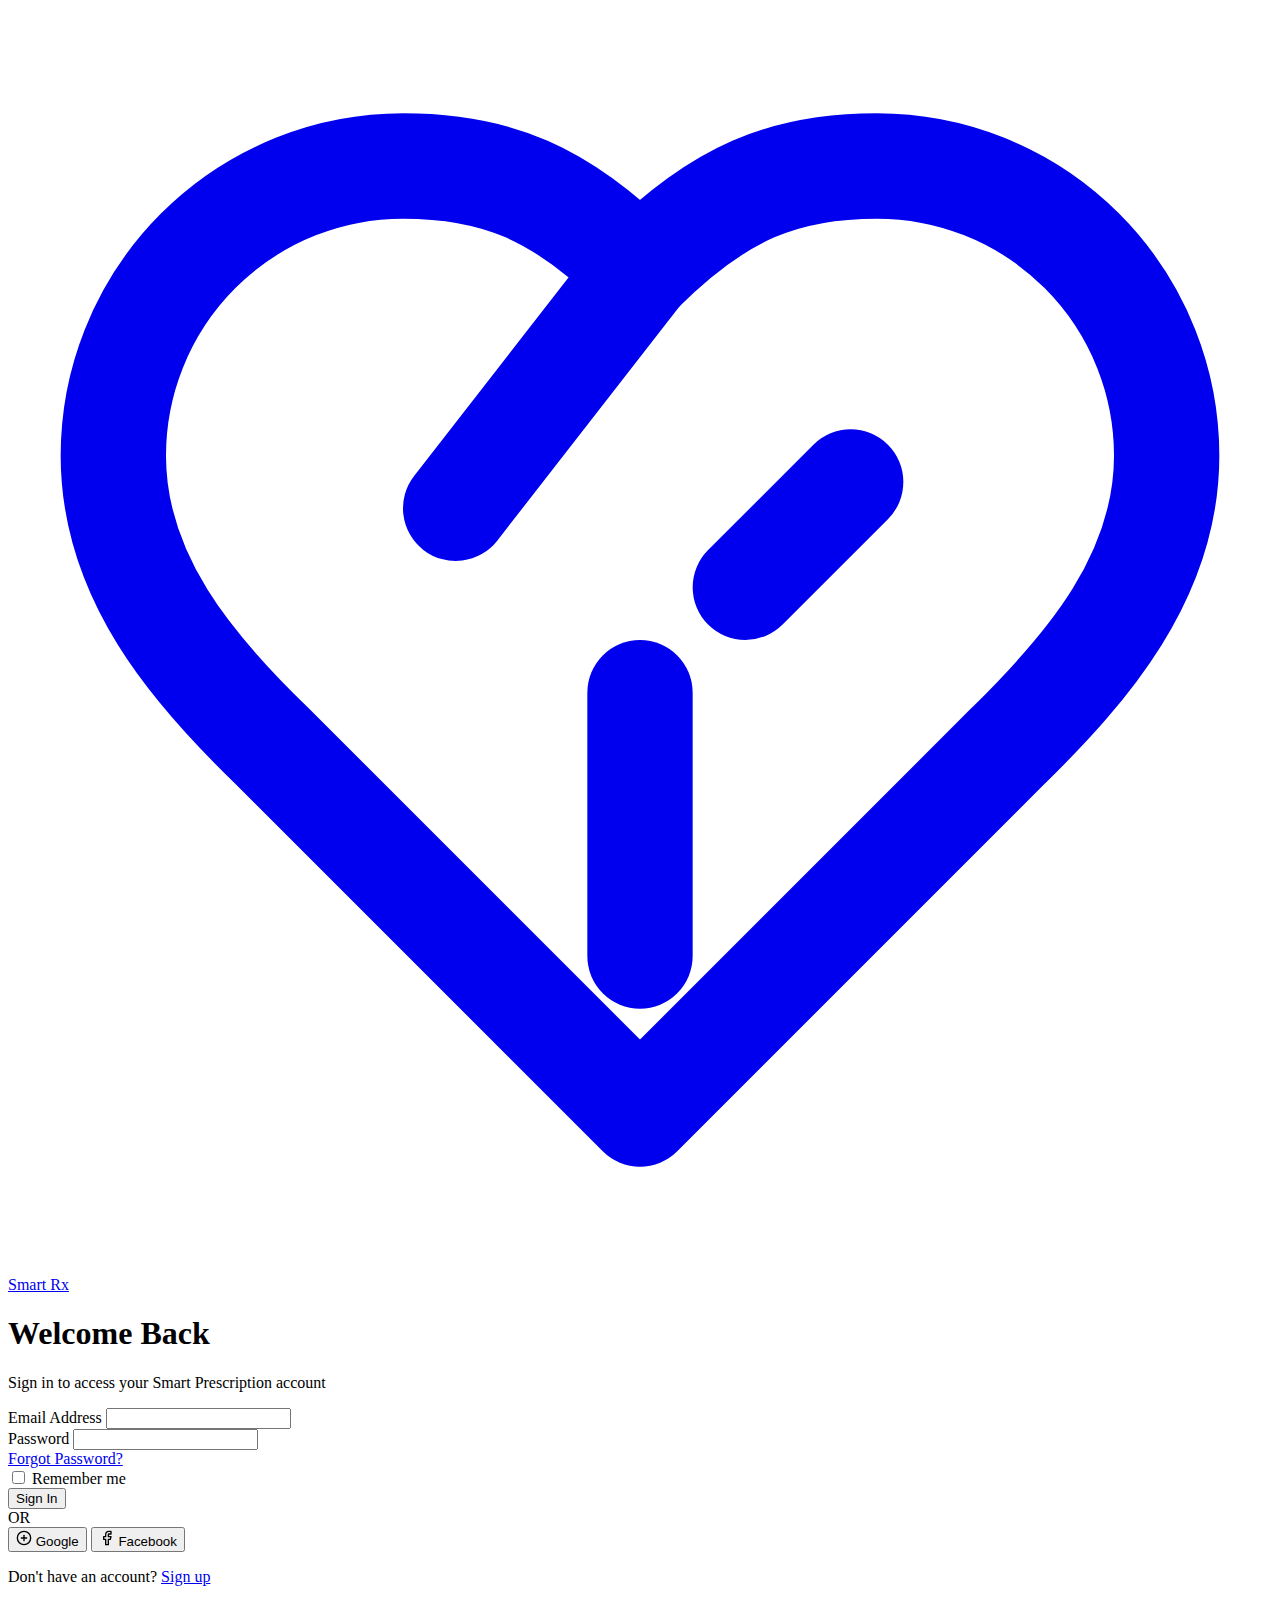
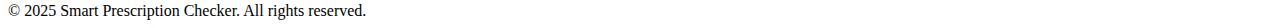
<file: login.html>
<!DOCTYPE html>
<html lang="en">
<head>
  <meta charset="UTF-8" />
  <meta name="viewport" content="width=device-width, initial-scale=1.0"/>
  <title>Login - Smart Prescription Checker</title>
  
</head>
<body>
  <!-- Navigation -->
  <nav class="navbar">
    <div class="nav-container">
      <a href="index.html" class="logo">
        <svg xmlns="http://www.w3.org/2000/svg" viewBox="0 0 24 24" fill="none" stroke="currentColor" stroke-width="2" stroke-linecap="round" stroke-linejoin="round">
          <path d="M19 14c1.49-1.46 3-3.21 3-5.5A5.5 5.5 0 0 0 16.5 3c-1.76 0-3 .5-4.5 2-1.5-1.5-2.74-2-4.5-2A5.5 5.5 0 0 0 2 8.5c0 2.3 1.5 4.05 3 5.5l7 7Z"></path>
          <path d="M12 5 8.5 9.5"></path>
          <path d="m16 9-2 2"></path>
          <path d="M12 13v5"></path>
        </svg>
        <span>Smart Rx</span>
      </a>
    </div>
  </nav>

  <!-- Login Form -->
  <div class="login-container">
    <div class="login-header">
      <h1>Welcome Back</h1>
      <p>Sign in to access your Smart Prescription account</p>
    </div>
    
    <form action="index.html" method="GET" id="loginForm">
      <div class="form-group">
        <label for="email" class="form-label">Email Address</label>
        <input type="email" id="email" name="email" class="form-control" required>
      </div>
      
      <div class="form-group">
        <label for="password" class="form-label">Password</label>
        <input type="password" id="password" name="password" class="form-control" required>
        <div class="forgot-password">
          <a href="#">Forgot Password?</a>
        </div>
      </div>
      
      <div class="remember-me">
        <input type="checkbox" id="remember" name="remember">
        <label for="remember">Remember me</label>
      </div>
      
      <button type="submit" class="btn">Sign In</button>
    </form>
    
    <div class="divider">
      <span>OR</span>
    </div>
    
    <div class="social-login">
      <button class="social-btn google-btn">
        <svg xmlns="http://www.w3.org/2000/svg" width="16" height="16" viewBox="0 0 24 24" fill="none" stroke="currentColor" stroke-width="2" stroke-linecap="round" stroke-linejoin="round">
          <circle cx="12" cy="12" r="10"></circle>
          <path d="M8 12h8"></path>
          <path d="M12 8v8"></path>
        </svg>
        Google
      </button>
      
      <button class="social-btn facebook-btn">
        <svg xmlns="http://www.w3.org/2000/svg" width="16" height="16" viewBox="0 0 24 24" fill="none" stroke="currentColor" stroke-width="2" stroke-linecap="round" stroke-linejoin="round">
          <path d="M18 2h-3a5 5 0 0 0-5 5v3H7v4h3v8h4v-8h3l1-4h-4V7a1 1 0 0 1 1-1h3z"></path>
        </svg>
        Facebook
      </button>
    </div>
    
    <div class="signup-link">
      <p>Don't have an account? <a href="#">Sign up</a></p>
    </div>
  </div>

  <!-- Footer -->
  <footer class="footer">
    <div class="footer-text">
      &copy; 2025 Smart Prescription Checker. All rights reserved.
    </div>
  </footer>

  
</body>
</html>
</file>
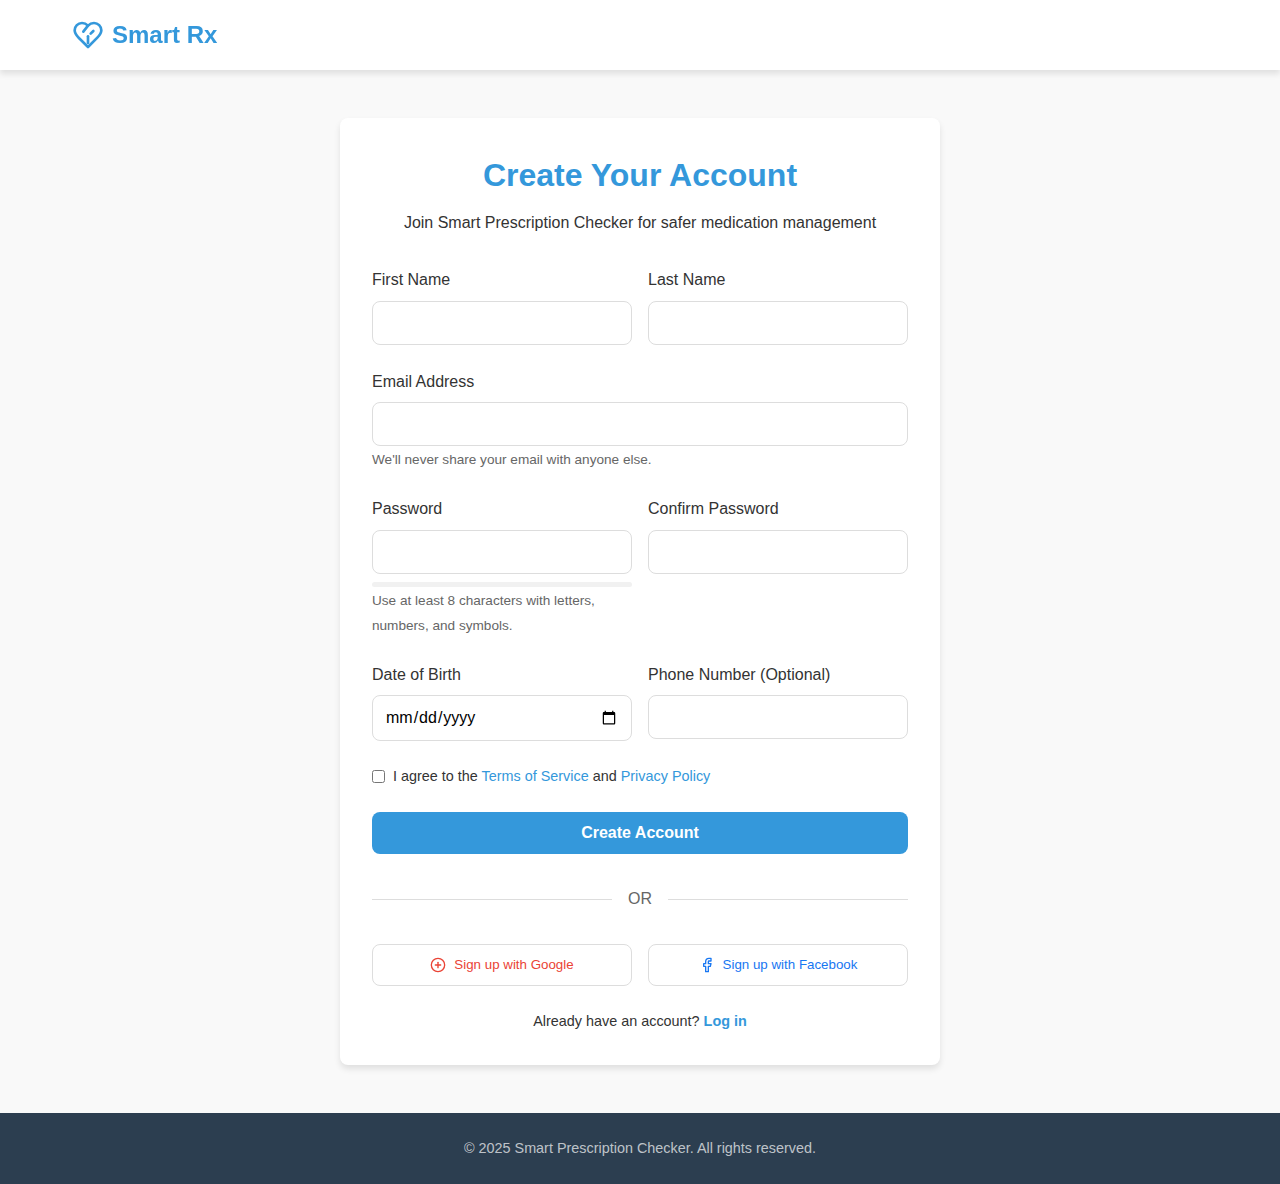
<file: signup.html>
<!DOCTYPE html>
<html lang="en">
<head>
  <meta charset="UTF-8" />
  <meta name="viewport" content="width=device-width, initial-scale=1.0"/>
  <title>Sign Up - Smart Prescription Checker</title>
  <link rel="stylesheet" href="style_signup.css"/>
</head>
<body>
  <!-- Navigation -->
  <nav class="navbar">
    <div class="nav-container">
      <a href="index.html" class="logo">
        <svg xmlns="http://www.w3.org/2000/svg" viewBox="0 0 24 24" fill="none" stroke="currentColor" stroke-width="2" stroke-linecap="round" stroke-linejoin="round">
          <path d="M19 14c1.49-1.46 3-3.21 3-5.5A5.5 5.5 0 0 0 16.5 3c-1.76 0-3 .5-4.5 2-1.5-1.5-2.74-2-4.5-2A5.5 5.5 0 0 0 2 8.5c0 2.3 1.5 4.05 3 5.5l7 7Z"></path>
          <path d="M12 5 8.5 9.5"></path>
          <path d="m16 9-2 2"></path>
          <path d="M12 13v5"></path>
        </svg>
        <span>Smart Rx</span>
      </a>
    </div>
  </nav>

  <!-- Signup Form -->
  <div class="signup-container">
    <div class="signup-header">
      <h1>Create Your Account</h1>
      <p>Join Smart Prescription Checker for safer medication management</p>
    </div>
    
    <form action="login.html" method="GET" id="signupForm">
      <div class="form-row">
        <div class="form-group">
          <label for="firstName" class="form-label">First Name</label>
          <input type="text" id="firstName" name="firstName" class="form-control" required>
        </div>
        
        <div class="form-group">
          <label for="lastName" class="form-label">Last Name</label>
          <input type="text" id="lastName" name="lastName" class="form-control" required>
        </div>
      </div>
      
      <div class="form-group">
        <label for="email" class="form-label">Email Address</label>
        <input type="email" id="email" name="email" class="form-control" required>
        <small class="form-text">We'll never share your email with anyone else.</small>
      </div>
      
      <div class="form-row">
        <div class="form-group">
          <label for="password" class="form-label">Password</label>
          <input type="password" id="password" name="password" class="form-control" required>
          <div class="password-strength">
            <div class="password-strength-meter" id="passwordStrength"></div>
          </div>
          <small class="form-text">Use at least 8 characters with letters, numbers, and symbols.</small>
        </div>
        
        <div class="form-group">
          <label for="confirmPassword" class="form-label">Confirm Password</label>
          <input type="password" id="confirmPassword" name="confirmPassword" class="form-control" required>
        </div>
      </div>
      
      <div class="form-row">
        <div class="form-group">
          <label for="dob" class="form-label">Date of Birth</label>
          <input type="date" id="dob" name="dob" class="form-control">
        </div>
        
        <div class="form-group">
          <label for="phone" class="form-label">Phone Number (Optional)</label>
          <input type="tel" id="phone" name="phone" class="form-control">
        </div>
      </div>
      
      <div class="terms">
        <input type="checkbox" id="terms" name="terms" required>
        <label for="terms">I agree to the <a href="#">Terms of Service</a> and <a href="#">Privacy Policy</a></label>
      </div>
      
      <button type="submit" class="btn">Create Account</button>
    </form>
    
    <div class="divider">
      <span>OR</span>
    </div>
    
    <div class="social-signup">
      <button class="social-btn google-btn">
        <svg xmlns="http://www.w3.org/2000/svg" width="16" height="16" viewBox="0 0 24 24" fill="none" stroke="currentColor" stroke-width="2" stroke-linecap="round" stroke-linejoin="round">
          <circle cx="12" cy="12" r="10"></circle>
          <path d="M8 12h8"></path>
          <path d="M12 8v8"></path>
        </svg>
        Sign up with Google
      </button>
      
      <button class="social-btn facebook-btn">
        <svg xmlns="http://www.w3.org/2000/svg" width="16" height="16" viewBox="0 0 24 24" fill="none" stroke="currentColor" stroke-width="2" stroke-linecap="round" stroke-linejoin="round">
          <path d="M18 2h-3a5 5 0 0 0-5 5v3H7v4h3v8h4v-8h3l1-4h-4V7a1 1 0 0 1 1-1h3z"></path>
        </svg>
        Sign up with Facebook
      </button>
    </div>
    
    <div class="login-link">
      <p>Already have an account? <a href="login.html">Log in</a></p>
    </div>
  </div>

  <!-- Footer -->
  <footer class="footer">
    <div class="footer-text">
      &copy; 2025 Smart Prescription Checker. All rights reserved.
    </div>
  </footer>
    <script src="script_signup.js"></script>
</body>
</html>
</file>
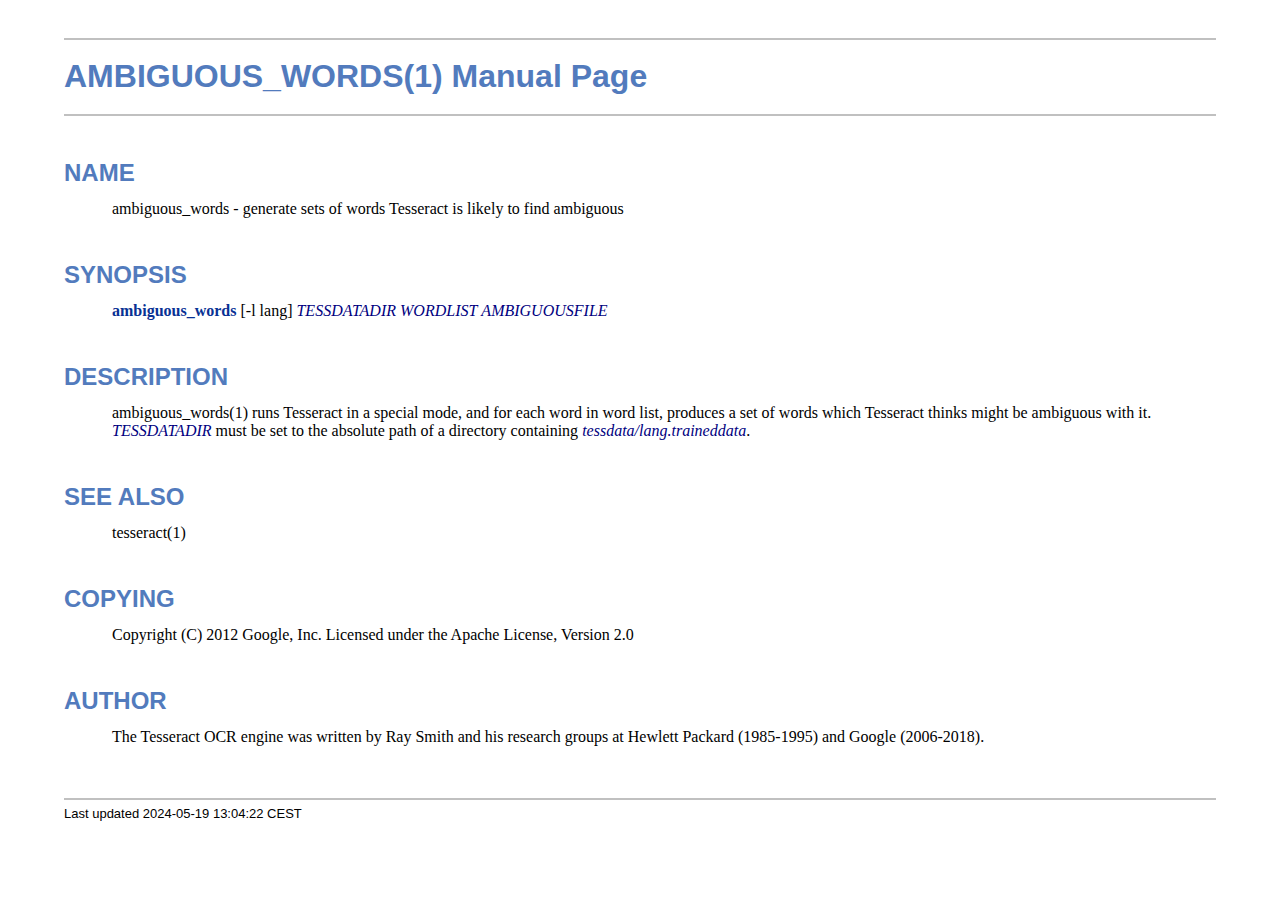
<file: tesseract/ambiguous_words.1.html>
<!DOCTYPE html>
<html lang="en">
<head>
<meta http-equiv="Content-Type" content="text/html; charset=UTF-8">
<meta name="generator" content="AsciiDoc 10.2.0">
<title>AMBIGUOUS_WORDS(1)</title>
<style type="text/css">
/* Shared CSS for AsciiDoc xhtml11 and html5 backends */

/* Default font. */
body {
  font-family: Georgia,serif;
}

/* Title font. */
h1, h2, h3, h4, h5, h6,
div.title, caption.title,
thead, p.table.header,
#toctitle,
#author, #revnumber, #revdate, #revremark,
#footer {
  font-family: Arial,Helvetica,sans-serif;
}

body {
  margin: 1em 5% 1em 5%;
}

a {
  color: blue;
  text-decoration: underline;
}
a:visited {
  color: fuchsia;
}

em {
  font-style: italic;
  color: navy;
}

strong {
  font-weight: bold;
  color: #083194;
}

h1, h2, h3, h4, h5, h6 {
  color: #527bbd;
  margin-top: 1.2em;
  margin-bottom: 0.5em;
  line-height: 1.3;
}

h1, h2, h3 {
  border-bottom: 2px solid silver;
}
h2 {
  padding-top: 0.5em;
}
h3 {
  float: left;
}
h3 + * {
  clear: left;
}
h5 {
  font-size: 1.0em;
}

div.sectionbody {
  margin-left: 0;
}

hr {
  border: 1px solid silver;
}

p {
  margin-top: 0.5em;
  margin-bottom: 0.5em;
}

ul, ol, li > p {
  margin-top: 0;
}
ul > li     { color: #aaa; }
ul > li > * { color: black; }

.monospaced, code, pre {
  font-family: "Courier New", Courier, monospace;
  font-size: inherit;
  color: navy;
  padding: 0;
  margin: 0;
}
pre {
  white-space: pre-wrap;
}

#author {
  color: #527bbd;
  font-weight: bold;
  font-size: 1.1em;
}
#email {
}
#revnumber, #revdate, #revremark {
}

#footer {
  font-size: small;
  border-top: 2px solid silver;
  padding-top: 0.5em;
  margin-top: 4.0em;
}
#footer-text {
  float: left;
  padding-bottom: 0.5em;
}
#footer-badges {
  float: right;
  padding-bottom: 0.5em;
}

#preamble {
  margin-top: 1.5em;
  margin-bottom: 1.5em;
}
div.imageblock, div.exampleblock, div.verseblock,
div.quoteblock, div.literalblock, div.listingblock, div.sidebarblock,
div.admonitionblock {
  margin-top: 1.0em;
  margin-bottom: 1.5em;
}
div.admonitionblock {
  margin-top: 2.0em;
  margin-bottom: 2.0em;
  margin-right: 10%;
  color: #606060;
}

div.content { /* Block element content. */
  padding: 0;
}

/* Block element titles. */
div.title, caption.title {
  color: #527bbd;
  font-weight: bold;
  text-align: left;
  margin-top: 1.0em;
  margin-bottom: 0.5em;
}
div.title + * {
  margin-top: 0;
}

td div.title:first-child {
  margin-top: 0.0em;
}
div.content div.title:first-child {
  margin-top: 0.0em;
}
div.content + div.title {
  margin-top: 0.0em;
}

div.sidebarblock > div.content {
  background: #ffffee;
  border: 1px solid #dddddd;
  border-left: 4px solid #f0f0f0;
  padding: 0.5em;
}

div.listingblock > div.content {
  border: 1px solid #dddddd;
  border-left: 5px solid #f0f0f0;
  background: #f8f8f8;
  padding: 0.5em;
}

div.quoteblock, div.verseblock {
  padding-left: 1.0em;
  margin-left: 1.0em;
  margin-right: 10%;
  border-left: 5px solid #f0f0f0;
  color: #888;
}

div.quoteblock > div.attribution {
  padding-top: 0.5em;
  text-align: right;
}

div.verseblock > pre.content {
  font-family: inherit;
  font-size: inherit;
}
div.verseblock > div.attribution {
  padding-top: 0.75em;
  text-align: left;
}
/* DEPRECATED: Pre version 8.2.7 verse style literal block. */
div.verseblock + div.attribution {
  text-align: left;
}

div.admonitionblock .icon {
  vertical-align: top;
  font-size: 1.1em;
  font-weight: bold;
  text-decoration: underline;
  color: #527bbd;
  padding-right: 0.5em;
}
div.admonitionblock td.content {
  padding-left: 0.5em;
  border-left: 3px solid #dddddd;
}

div.exampleblock > div.content {
  border-left: 3px solid #dddddd;
  padding-left: 0.5em;
}

div.imageblock div.content { padding-left: 0; }
span.image img { border-style: none; vertical-align: text-bottom; }
a.image:visited { color: white; }

dl {
  margin-top: 0.8em;
  margin-bottom: 0.8em;
}
dt {
  margin-top: 0.5em;
  margin-bottom: 0;
  font-style: normal;
  color: navy;
}
dd > *:first-child {
  margin-top: 0.1em;
}

ul, ol {
    list-style-position: outside;
}
ol.arabic {
  list-style-type: decimal;
}
ol.loweralpha {
  list-style-type: lower-alpha;
}
ol.upperalpha {
  list-style-type: upper-alpha;
}
ol.lowerroman {
  list-style-type: lower-roman;
}
ol.upperroman {
  list-style-type: upper-roman;
}

div.compact ul, div.compact ol,
div.compact p, div.compact p,
div.compact div, div.compact div {
  margin-top: 0.1em;
  margin-bottom: 0.1em;
}

tfoot {
  font-weight: bold;
}
td > div.verse {
  white-space: pre;
}

div.hdlist {
  margin-top: 0.8em;
  margin-bottom: 0.8em;
}
div.hdlist tr {
  padding-bottom: 15px;
}
dt.hdlist1.strong, td.hdlist1.strong {
  font-weight: bold;
}
td.hdlist1 {
  vertical-align: top;
  font-style: normal;
  padding-right: 0.8em;
  color: navy;
}
td.hdlist2 {
  vertical-align: top;
}
div.hdlist.compact tr {
  margin: 0;
  padding-bottom: 0;
}

.comment {
  background: yellow;
}

.footnote, .footnoteref {
  font-size: 0.8em;
}

span.footnote, span.footnoteref {
  vertical-align: super;
}

#footnotes {
  margin: 20px 0 20px 0;
  padding: 7px 0 0 0;
}

#footnotes div.footnote {
  margin: 0 0 5px 0;
}

#footnotes hr {
  border: none;
  border-top: 1px solid silver;
  height: 1px;
  text-align: left;
  margin-left: 0;
  width: 20%;
  min-width: 100px;
}

div.colist td {
  padding-right: 0.5em;
  padding-bottom: 0.3em;
  vertical-align: top;
}
div.colist td img {
  margin-top: 0.3em;
}

@media print {
  #footer-badges { display: none; }
}

#toc {
  margin-bottom: 2.5em;
}

#toctitle {
  color: #527bbd;
  font-size: 1.1em;
  font-weight: bold;
  margin-top: 1.0em;
  margin-bottom: 0.1em;
}

div.toclevel0, div.toclevel1, div.toclevel2, div.toclevel3, div.toclevel4 {
  margin-top: 0;
  margin-bottom: 0;
}
div.toclevel2 {
  margin-left: 2em;
  font-size: 0.9em;
}
div.toclevel3 {
  margin-left: 4em;
  font-size: 0.9em;
}
div.toclevel4 {
  margin-left: 6em;
  font-size: 0.9em;
}

span.aqua { color: aqua; }
span.black { color: black; }
span.blue { color: blue; }
span.fuchsia { color: fuchsia; }
span.gray { color: gray; }
span.green { color: green; }
span.lime { color: lime; }
span.maroon { color: maroon; }
span.navy { color: navy; }
span.olive { color: olive; }
span.purple { color: purple; }
span.red { color: red; }
span.silver { color: silver; }
span.teal { color: teal; }
span.white { color: white; }
span.yellow { color: yellow; }

span.aqua-background { background: aqua; }
span.black-background { background: black; }
span.blue-background { background: blue; }
span.fuchsia-background { background: fuchsia; }
span.gray-background { background: gray; }
span.green-background { background: green; }
span.lime-background { background: lime; }
span.maroon-background { background: maroon; }
span.navy-background { background: navy; }
span.olive-background { background: olive; }
span.purple-background { background: purple; }
span.red-background { background: red; }
span.silver-background { background: silver; }
span.teal-background { background: teal; }
span.white-background { background: white; }
span.yellow-background { background: yellow; }

span.big { font-size: 2em; }
span.small { font-size: 0.6em; }

span.underline { text-decoration: underline; }
span.overline { text-decoration: overline; }
span.line-through { text-decoration: line-through; }

div.unbreakable { page-break-inside: avoid; }


/*
 * xhtml11 specific
 *
 * */

div.tableblock {
  margin-top: 1.0em;
  margin-bottom: 1.5em;
}
div.tableblock > table {
  border: 3px solid #527bbd;
}
thead, p.table.header {
  font-weight: bold;
  color: #527bbd;
}
p.table {
  margin-top: 0;
}
/* Because the table frame attribute is overridden by CSS in most browsers. */
div.tableblock > table[frame="void"] {
  border-style: none;
}
div.tableblock > table[frame="hsides"] {
  border-left-style: none;
  border-right-style: none;
}
div.tableblock > table[frame="vsides"] {
  border-top-style: none;
  border-bottom-style: none;
}


/*
 * html5 specific
 *
 * */

table.tableblock {
  margin-top: 1.0em;
  margin-bottom: 1.5em;
}
thead, p.tableblock.header {
  font-weight: bold;
  color: #527bbd;
}
p.tableblock {
  margin-top: 0;
}
table.tableblock {
  border-width: 3px;
  border-spacing: 0px;
  border-style: solid;
  border-color: #527bbd;
  border-collapse: collapse;
}
th.tableblock, td.tableblock {
  border-width: 1px;
  padding: 4px;
  border-style: solid;
  border-color: #527bbd;
}

table.tableblock.frame-topbot {
  border-left-style: hidden;
  border-right-style: hidden;
}
table.tableblock.frame-sides {
  border-top-style: hidden;
  border-bottom-style: hidden;
}
table.tableblock.frame-none {
  border-style: hidden;
}

th.tableblock.halign-left, td.tableblock.halign-left {
  text-align: left;
}
th.tableblock.halign-center, td.tableblock.halign-center {
  text-align: center;
}
th.tableblock.halign-right, td.tableblock.halign-right {
  text-align: right;
}

th.tableblock.valign-top, td.tableblock.valign-top {
  vertical-align: top;
}
th.tableblock.valign-middle, td.tableblock.valign-middle {
  vertical-align: middle;
}
th.tableblock.valign-bottom, td.tableblock.valign-bottom {
  vertical-align: bottom;
}


/*
 * manpage specific
 *
 * */

body.manpage h1 {
  padding-top: 0.5em;
  padding-bottom: 0.5em;
  border-top: 2px solid silver;
  border-bottom: 2px solid silver;
}
body.manpage h2 {
  border-style: none;
}
body.manpage div.sectionbody {
  margin-left: 3em;
}

@media print {
  body.manpage div#toc { display: none; }
}


</style>
<script type="text/javascript">
/*<![CDATA[*/
var asciidoc = {  // Namespace.

/////////////////////////////////////////////////////////////////////
// Table Of Contents generator
/////////////////////////////////////////////////////////////////////

/* Author: Mihai Bazon, September 2002
 * http://students.infoiasi.ro/~mishoo
 *
 * Table Of Content generator
 * Version: 0.4
 *
 * Feel free to use this script under the terms of the GNU General Public
 * License, as long as you do not remove or alter this notice.
 */

 /* modified by Troy D. Hanson, September 2006. License: GPL */
 /* modified by Stuart Rackham, 2006, 2009. License: GPL */

// toclevels = 1..4.
toc: function (toclevels) {

  function getText(el) {
    var text = "";
    for (var i = el.firstChild; i != null; i = i.nextSibling) {
      if (i.nodeType == 3 /* Node.TEXT_NODE */) // IE doesn't speak constants.
        text += i.data;
      else if (i.firstChild != null)
        text += getText(i);
    }
    return text;
  }

  function TocEntry(el, text, toclevel) {
    this.element = el;
    this.text = text;
    this.toclevel = toclevel;
  }

  function tocEntries(el, toclevels) {
    var result = new Array;
    var re = new RegExp('[hH]([1-'+(toclevels+1)+'])');
    // Function that scans the DOM tree for header elements (the DOM2
    // nodeIterator API would be a better technique but not supported by all
    // browsers).
    var iterate = function (el) {
      for (var i = el.firstChild; i != null; i = i.nextSibling) {
        if (i.nodeType == 1 /* Node.ELEMENT_NODE */) {
          var mo = re.exec(i.tagName);
          if (mo && (i.getAttribute("class") || i.getAttribute("className")) != "float") {
            result[result.length] = new TocEntry(i, getText(i), mo[1]-1);
          }
          iterate(i);
        }
      }
    }
    iterate(el);
    return result;
  }

  var toc = document.getElementById("toc");
  if (!toc) {
    return;
  }

  // Delete existing TOC entries in case we're reloading the TOC.
  var tocEntriesToRemove = [];
  var i;
  for (i = 0; i < toc.childNodes.length; i++) {
    var entry = toc.childNodes[i];
    if (entry.nodeName.toLowerCase() == 'div'
     && entry.getAttribute("class")
     && entry.getAttribute("class").match(/^toclevel/))
      tocEntriesToRemove.push(entry);
  }
  for (i = 0; i < tocEntriesToRemove.length; i++) {
    toc.removeChild(tocEntriesToRemove[i]);
  }

  // Rebuild TOC entries.
  var entries = tocEntries(document.getElementById("content"), toclevels);
  for (var i = 0; i < entries.length; ++i) {
    var entry = entries[i];
    if (entry.element.id == "")
      entry.element.id = "_toc_" + i;
    var a = document.createElement("a");
    a.href = "#" + entry.element.id;
    a.appendChild(document.createTextNode(entry.text));
    var div = document.createElement("div");
    div.appendChild(a);
    div.className = "toclevel" + entry.toclevel;
    toc.appendChild(div);
  }
  if (entries.length == 0)
    toc.parentNode.removeChild(toc);
},


/////////////////////////////////////////////////////////////////////
// Footnotes generator
/////////////////////////////////////////////////////////////////////

/* Based on footnote generation code from:
 * http://www.brandspankingnew.net/archive/2005/07/format_footnote.html
 */

footnotes: function () {
  // Delete existing footnote entries in case we're reloading the footnodes.
  var i;
  var noteholder = document.getElementById("footnotes");
  if (!noteholder) {
    return;
  }
  var entriesToRemove = [];
  for (i = 0; i < noteholder.childNodes.length; i++) {
    var entry = noteholder.childNodes[i];
    if (entry.nodeName.toLowerCase() == 'div' && entry.getAttribute("class") == "footnote")
      entriesToRemove.push(entry);
  }
  for (i = 0; i < entriesToRemove.length; i++) {
    noteholder.removeChild(entriesToRemove[i]);
  }

  // Rebuild footnote entries.
  var cont = document.getElementById("content");
  var spans = cont.getElementsByTagName("span");
  var refs = {};
  var n = 0;
  for (i=0; i<spans.length; i++) {
    if (spans[i].className == "footnote") {
      n++;
      var note = spans[i].getAttribute("data-note");
      if (!note) {
        // Use [\s\S] in place of . so multi-line matches work.
        // Because JavaScript has no s (dotall) regex flag.
        note = spans[i].innerHTML.match(/\s*\[([\s\S]*)]\s*/)[1];
        spans[i].innerHTML =
          "[<a id='_footnoteref_" + n + "' href='#_footnote_" + n +
          "' title='View footnote' class='footnote'>" + n + "</a>]";
        spans[i].setAttribute("data-note", note);
      }
      noteholder.innerHTML +=
        "<div class='footnote' id='_footnote_" + n + "'>" +
        "<a href='#_footnoteref_" + n + "' title='Return to text'>" +
        n + "</a>. " + note + "</div>";
      var id =spans[i].getAttribute("id");
      if (id != null) refs["#"+id] = n;
    }
  }
  if (n == 0)
    noteholder.parentNode.removeChild(noteholder);
  else {
    // Process footnoterefs.
    for (i=0; i<spans.length; i++) {
      if (spans[i].className == "footnoteref") {
        var href = spans[i].getElementsByTagName("a")[0].getAttribute("href");
        href = href.match(/#.*/)[0];  // Because IE return full URL.
        n = refs[href];
        spans[i].innerHTML =
          "[<a href='#_footnote_" + n +
          "' title='View footnote' class='footnote'>" + n + "</a>]";
      }
    }
  }
},

install: function(toclevels) {
  var timerId;

  function reinstall() {
    asciidoc.footnotes();
    if (toclevels) {
      asciidoc.toc(toclevels);
    }
  }

  function reinstallAndRemoveTimer() {
    clearInterval(timerId);
    reinstall();
  }

  timerId = setInterval(reinstall, 500);
  if (document.addEventListener)
    document.addEventListener("DOMContentLoaded", reinstallAndRemoveTimer, false);
  else
    window.onload = reinstallAndRemoveTimer;
}

}
asciidoc.install();
/*]]>*/
</script>
</head>
<body class="manpage">
<div id="header">
<h1>
AMBIGUOUS_WORDS(1) Manual Page
</h1>
<h2>NAME</h2>
<div class="sectionbody">
<p>ambiguous_words -
   generate sets of words Tesseract is likely to find ambiguous
</p>
</div>
</div>
<div id="content">
<div class="sect1">
<h2 id="_synopsis">SYNOPSIS</h2>
<div class="sectionbody">
<div class="paragraph"><p><strong>ambiguous_words</strong> [-l lang] <em>TESSDATADIR</em> <em>WORDLIST</em> <em>AMBIGUOUSFILE</em></p></div>
</div>
</div>
<div class="sect1">
<h2 id="_description">DESCRIPTION</h2>
<div class="sectionbody">
<div class="paragraph"><p>ambiguous_words(1) runs Tesseract in a special mode, and for each word
in word list, produces a set of words which Tesseract thinks might be
ambiguous with it.   <em>TESSDATADIR</em> must be set to the absolute path of
a directory containing <em>tessdata/lang.traineddata</em>.</p></div>
</div>
</div>
<div class="sect1">
<h2 id="_see_also">SEE ALSO</h2>
<div class="sectionbody">
<div class="paragraph"><p>tesseract(1)</p></div>
</div>
</div>
<div class="sect1">
<h2 id="_copying">COPYING</h2>
<div class="sectionbody">
<div class="paragraph"><p>Copyright (C) 2012 Google, Inc.
Licensed under the Apache License, Version 2.0</p></div>
</div>
</div>
<div class="sect1">
<h2 id="_author">AUTHOR</h2>
<div class="sectionbody">
<div class="paragraph"><p>The Tesseract OCR engine was written by Ray Smith and his research groups
at Hewlett Packard (1985-1995) and Google (2006-2018).</p></div>
</div>
</div>
</div>
<div id="footnotes"><hr></div>
<div id="footer">
<div id="footer-text">
Last updated
 2024-05-19 13:04:22 CEST
</div>
</div>
</body>
</html>
</file>
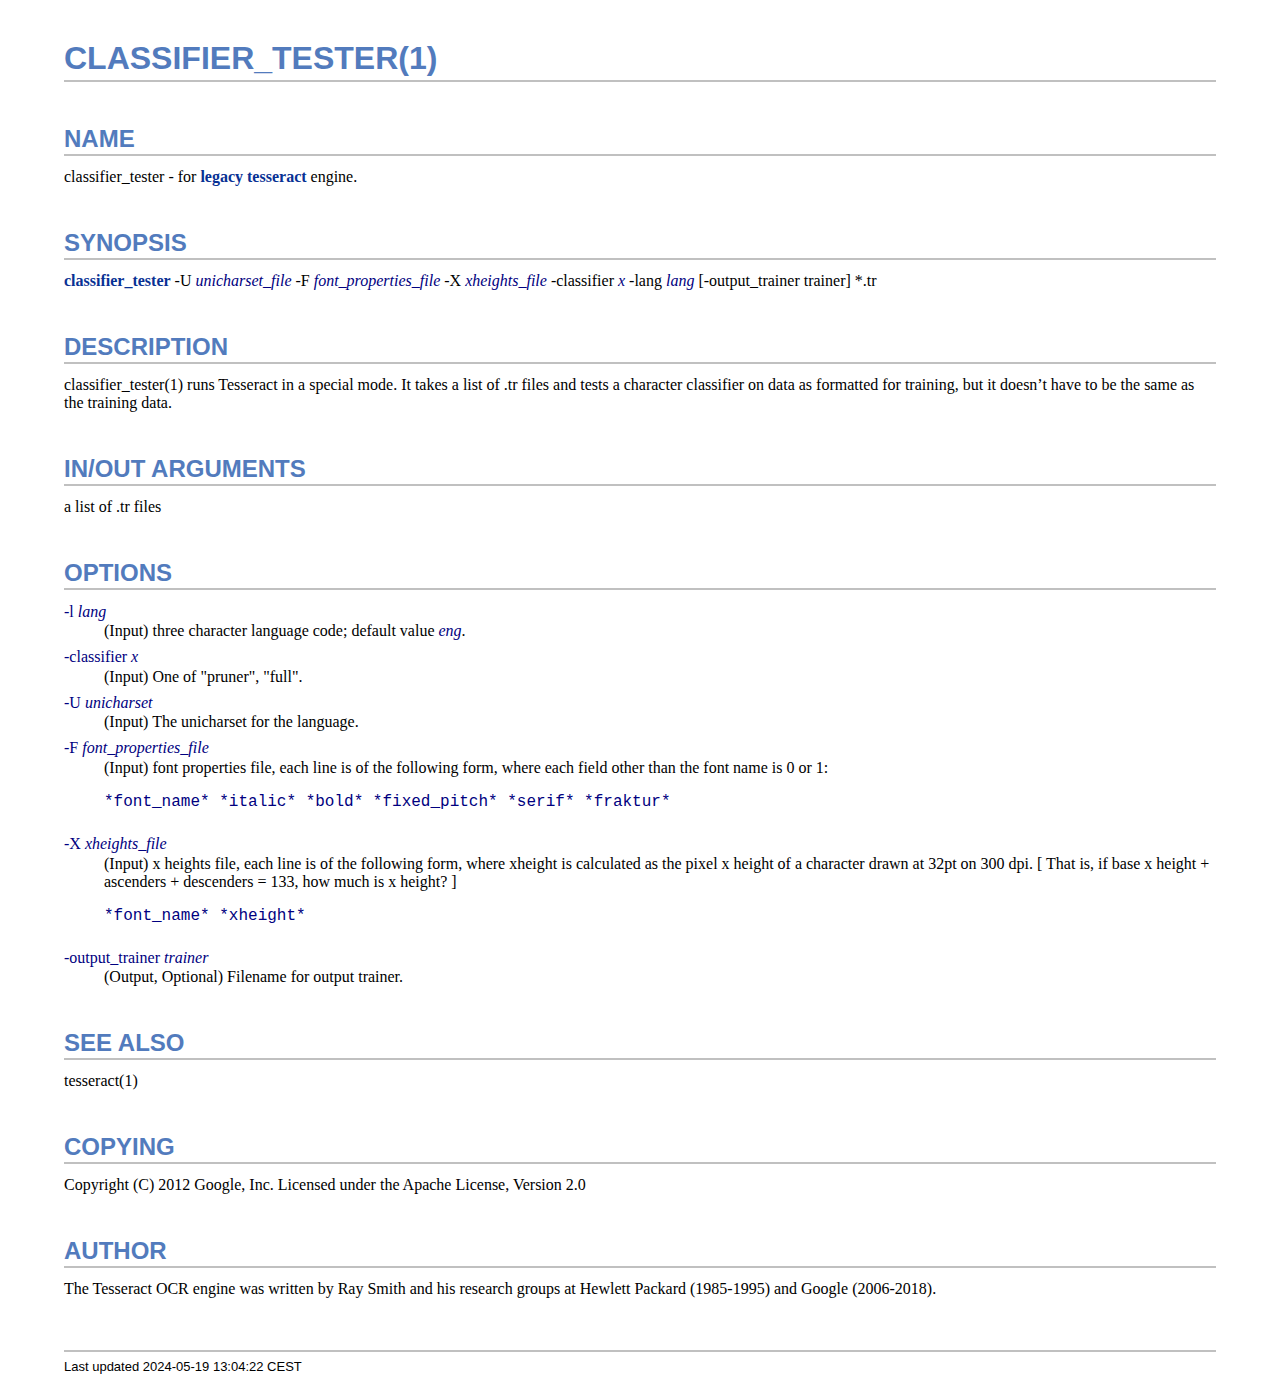
<file: tesseract/classifier_tester.1.html>
<!DOCTYPE html>
<html lang="en">
<head>
<meta http-equiv="Content-Type" content="text/html; charset=UTF-8">
<meta name="generator" content="AsciiDoc 10.2.0">
<title>CLASSIFIER_TESTER(1)</title>
<style type="text/css">
/* Shared CSS for AsciiDoc xhtml11 and html5 backends */

/* Default font. */
body {
  font-family: Georgia,serif;
}

/* Title font. */
h1, h2, h3, h4, h5, h6,
div.title, caption.title,
thead, p.table.header,
#toctitle,
#author, #revnumber, #revdate, #revremark,
#footer {
  font-family: Arial,Helvetica,sans-serif;
}

body {
  margin: 1em 5% 1em 5%;
}

a {
  color: blue;
  text-decoration: underline;
}
a:visited {
  color: fuchsia;
}

em {
  font-style: italic;
  color: navy;
}

strong {
  font-weight: bold;
  color: #083194;
}

h1, h2, h3, h4, h5, h6 {
  color: #527bbd;
  margin-top: 1.2em;
  margin-bottom: 0.5em;
  line-height: 1.3;
}

h1, h2, h3 {
  border-bottom: 2px solid silver;
}
h2 {
  padding-top: 0.5em;
}
h3 {
  float: left;
}
h3 + * {
  clear: left;
}
h5 {
  font-size: 1.0em;
}

div.sectionbody {
  margin-left: 0;
}

hr {
  border: 1px solid silver;
}

p {
  margin-top: 0.5em;
  margin-bottom: 0.5em;
}

ul, ol, li > p {
  margin-top: 0;
}
ul > li     { color: #aaa; }
ul > li > * { color: black; }

.monospaced, code, pre {
  font-family: "Courier New", Courier, monospace;
  font-size: inherit;
  color: navy;
  padding: 0;
  margin: 0;
}
pre {
  white-space: pre-wrap;
}

#author {
  color: #527bbd;
  font-weight: bold;
  font-size: 1.1em;
}
#email {
}
#revnumber, #revdate, #revremark {
}

#footer {
  font-size: small;
  border-top: 2px solid silver;
  padding-top: 0.5em;
  margin-top: 4.0em;
}
#footer-text {
  float: left;
  padding-bottom: 0.5em;
}
#footer-badges {
  float: right;
  padding-bottom: 0.5em;
}

#preamble {
  margin-top: 1.5em;
  margin-bottom: 1.5em;
}
div.imageblock, div.exampleblock, div.verseblock,
div.quoteblock, div.literalblock, div.listingblock, div.sidebarblock,
div.admonitionblock {
  margin-top: 1.0em;
  margin-bottom: 1.5em;
}
div.admonitionblock {
  margin-top: 2.0em;
  margin-bottom: 2.0em;
  margin-right: 10%;
  color: #606060;
}

div.content { /* Block element content. */
  padding: 0;
}

/* Block element titles. */
div.title, caption.title {
  color: #527bbd;
  font-weight: bold;
  text-align: left;
  margin-top: 1.0em;
  margin-bottom: 0.5em;
}
div.title + * {
  margin-top: 0;
}

td div.title:first-child {
  margin-top: 0.0em;
}
div.content div.title:first-child {
  margin-top: 0.0em;
}
div.content + div.title {
  margin-top: 0.0em;
}

div.sidebarblock > div.content {
  background: #ffffee;
  border: 1px solid #dddddd;
  border-left: 4px solid #f0f0f0;
  padding: 0.5em;
}

div.listingblock > div.content {
  border: 1px solid #dddddd;
  border-left: 5px solid #f0f0f0;
  background: #f8f8f8;
  padding: 0.5em;
}

div.quoteblock, div.verseblock {
  padding-left: 1.0em;
  margin-left: 1.0em;
  margin-right: 10%;
  border-left: 5px solid #f0f0f0;
  color: #888;
}

div.quoteblock > div.attribution {
  padding-top: 0.5em;
  text-align: right;
}

div.verseblock > pre.content {
  font-family: inherit;
  font-size: inherit;
}
div.verseblock > div.attribution {
  padding-top: 0.75em;
  text-align: left;
}
/* DEPRECATED: Pre version 8.2.7 verse style literal block. */
div.verseblock + div.attribution {
  text-align: left;
}

div.admonitionblock .icon {
  vertical-align: top;
  font-size: 1.1em;
  font-weight: bold;
  text-decoration: underline;
  color: #527bbd;
  padding-right: 0.5em;
}
div.admonitionblock td.content {
  padding-left: 0.5em;
  border-left: 3px solid #dddddd;
}

div.exampleblock > div.content {
  border-left: 3px solid #dddddd;
  padding-left: 0.5em;
}

div.imageblock div.content { padding-left: 0; }
span.image img { border-style: none; vertical-align: text-bottom; }
a.image:visited { color: white; }

dl {
  margin-top: 0.8em;
  margin-bottom: 0.8em;
}
dt {
  margin-top: 0.5em;
  margin-bottom: 0;
  font-style: normal;
  color: navy;
}
dd > *:first-child {
  margin-top: 0.1em;
}

ul, ol {
    list-style-position: outside;
}
ol.arabic {
  list-style-type: decimal;
}
ol.loweralpha {
  list-style-type: lower-alpha;
}
ol.upperalpha {
  list-style-type: upper-alpha;
}
ol.lowerroman {
  list-style-type: lower-roman;
}
ol.upperroman {
  list-style-type: upper-roman;
}

div.compact ul, div.compact ol,
div.compact p, div.compact p,
div.compact div, div.compact div {
  margin-top: 0.1em;
  margin-bottom: 0.1em;
}

tfoot {
  font-weight: bold;
}
td > div.verse {
  white-space: pre;
}

div.hdlist {
  margin-top: 0.8em;
  margin-bottom: 0.8em;
}
div.hdlist tr {
  padding-bottom: 15px;
}
dt.hdlist1.strong, td.hdlist1.strong {
  font-weight: bold;
}
td.hdlist1 {
  vertical-align: top;
  font-style: normal;
  padding-right: 0.8em;
  color: navy;
}
td.hdlist2 {
  vertical-align: top;
}
div.hdlist.compact tr {
  margin: 0;
  padding-bottom: 0;
}

.comment {
  background: yellow;
}

.footnote, .footnoteref {
  font-size: 0.8em;
}

span.footnote, span.footnoteref {
  vertical-align: super;
}

#footnotes {
  margin: 20px 0 20px 0;
  padding: 7px 0 0 0;
}

#footnotes div.footnote {
  margin: 0 0 5px 0;
}

#footnotes hr {
  border: none;
  border-top: 1px solid silver;
  height: 1px;
  text-align: left;
  margin-left: 0;
  width: 20%;
  min-width: 100px;
}

div.colist td {
  padding-right: 0.5em;
  padding-bottom: 0.3em;
  vertical-align: top;
}
div.colist td img {
  margin-top: 0.3em;
}

@media print {
  #footer-badges { display: none; }
}

#toc {
  margin-bottom: 2.5em;
}

#toctitle {
  color: #527bbd;
  font-size: 1.1em;
  font-weight: bold;
  margin-top: 1.0em;
  margin-bottom: 0.1em;
}

div.toclevel0, div.toclevel1, div.toclevel2, div.toclevel3, div.toclevel4 {
  margin-top: 0;
  margin-bottom: 0;
}
div.toclevel2 {
  margin-left: 2em;
  font-size: 0.9em;
}
div.toclevel3 {
  margin-left: 4em;
  font-size: 0.9em;
}
div.toclevel4 {
  margin-left: 6em;
  font-size: 0.9em;
}

span.aqua { color: aqua; }
span.black { color: black; }
span.blue { color: blue; }
span.fuchsia { color: fuchsia; }
span.gray { color: gray; }
span.green { color: green; }
span.lime { color: lime; }
span.maroon { color: maroon; }
span.navy { color: navy; }
span.olive { color: olive; }
span.purple { color: purple; }
span.red { color: red; }
span.silver { color: silver; }
span.teal { color: teal; }
span.white { color: white; }
span.yellow { color: yellow; }

span.aqua-background { background: aqua; }
span.black-background { background: black; }
span.blue-background { background: blue; }
span.fuchsia-background { background: fuchsia; }
span.gray-background { background: gray; }
span.green-background { background: green; }
span.lime-background { background: lime; }
span.maroon-background { background: maroon; }
span.navy-background { background: navy; }
span.olive-background { background: olive; }
span.purple-background { background: purple; }
span.red-background { background: red; }
span.silver-background { background: silver; }
span.teal-background { background: teal; }
span.white-background { background: white; }
span.yellow-background { background: yellow; }

span.big { font-size: 2em; }
span.small { font-size: 0.6em; }

span.underline { text-decoration: underline; }
span.overline { text-decoration: overline; }
span.line-through { text-decoration: line-through; }

div.unbreakable { page-break-inside: avoid; }


/*
 * xhtml11 specific
 *
 * */

div.tableblock {
  margin-top: 1.0em;
  margin-bottom: 1.5em;
}
div.tableblock > table {
  border: 3px solid #527bbd;
}
thead, p.table.header {
  font-weight: bold;
  color: #527bbd;
}
p.table {
  margin-top: 0;
}
/* Because the table frame attribute is overridden by CSS in most browsers. */
div.tableblock > table[frame="void"] {
  border-style: none;
}
div.tableblock > table[frame="hsides"] {
  border-left-style: none;
  border-right-style: none;
}
div.tableblock > table[frame="vsides"] {
  border-top-style: none;
  border-bottom-style: none;
}


/*
 * html5 specific
 *
 * */

table.tableblock {
  margin-top: 1.0em;
  margin-bottom: 1.5em;
}
thead, p.tableblock.header {
  font-weight: bold;
  color: #527bbd;
}
p.tableblock {
  margin-top: 0;
}
table.tableblock {
  border-width: 3px;
  border-spacing: 0px;
  border-style: solid;
  border-color: #527bbd;
  border-collapse: collapse;
}
th.tableblock, td.tableblock {
  border-width: 1px;
  padding: 4px;
  border-style: solid;
  border-color: #527bbd;
}

table.tableblock.frame-topbot {
  border-left-style: hidden;
  border-right-style: hidden;
}
table.tableblock.frame-sides {
  border-top-style: hidden;
  border-bottom-style: hidden;
}
table.tableblock.frame-none {
  border-style: hidden;
}

th.tableblock.halign-left, td.tableblock.halign-left {
  text-align: left;
}
th.tableblock.halign-center, td.tableblock.halign-center {
  text-align: center;
}
th.tableblock.halign-right, td.tableblock.halign-right {
  text-align: right;
}

th.tableblock.valign-top, td.tableblock.valign-top {
  vertical-align: top;
}
th.tableblock.valign-middle, td.tableblock.valign-middle {
  vertical-align: middle;
}
th.tableblock.valign-bottom, td.tableblock.valign-bottom {
  vertical-align: bottom;
}


/*
 * manpage specific
 *
 * */

body.manpage h1 {
  padding-top: 0.5em;
  padding-bottom: 0.5em;
  border-top: 2px solid silver;
  border-bottom: 2px solid silver;
}
body.manpage h2 {
  border-style: none;
}
body.manpage div.sectionbody {
  margin-left: 3em;
}

@media print {
  body.manpage div#toc { display: none; }
}


</style>
<script type="text/javascript">
/*<![CDATA[*/
var asciidoc = {  // Namespace.

/////////////////////////////////////////////////////////////////////
// Table Of Contents generator
/////////////////////////////////////////////////////////////////////

/* Author: Mihai Bazon, September 2002
 * http://students.infoiasi.ro/~mishoo
 *
 * Table Of Content generator
 * Version: 0.4
 *
 * Feel free to use this script under the terms of the GNU General Public
 * License, as long as you do not remove or alter this notice.
 */

 /* modified by Troy D. Hanson, September 2006. License: GPL */
 /* modified by Stuart Rackham, 2006, 2009. License: GPL */

// toclevels = 1..4.
toc: function (toclevels) {

  function getText(el) {
    var text = "";
    for (var i = el.firstChild; i != null; i = i.nextSibling) {
      if (i.nodeType == 3 /* Node.TEXT_NODE */) // IE doesn't speak constants.
        text += i.data;
      else if (i.firstChild != null)
        text += getText(i);
    }
    return text;
  }

  function TocEntry(el, text, toclevel) {
    this.element = el;
    this.text = text;
    this.toclevel = toclevel;
  }

  function tocEntries(el, toclevels) {
    var result = new Array;
    var re = new RegExp('[hH]([1-'+(toclevels+1)+'])');
    // Function that scans the DOM tree for header elements (the DOM2
    // nodeIterator API would be a better technique but not supported by all
    // browsers).
    var iterate = function (el) {
      for (var i = el.firstChild; i != null; i = i.nextSibling) {
        if (i.nodeType == 1 /* Node.ELEMENT_NODE */) {
          var mo = re.exec(i.tagName);
          if (mo && (i.getAttribute("class") || i.getAttribute("className")) != "float") {
            result[result.length] = new TocEntry(i, getText(i), mo[1]-1);
          }
          iterate(i);
        }
      }
    }
    iterate(el);
    return result;
  }

  var toc = document.getElementById("toc");
  if (!toc) {
    return;
  }

  // Delete existing TOC entries in case we're reloading the TOC.
  var tocEntriesToRemove = [];
  var i;
  for (i = 0; i < toc.childNodes.length; i++) {
    var entry = toc.childNodes[i];
    if (entry.nodeName.toLowerCase() == 'div'
     && entry.getAttribute("class")
     && entry.getAttribute("class").match(/^toclevel/))
      tocEntriesToRemove.push(entry);
  }
  for (i = 0; i < tocEntriesToRemove.length; i++) {
    toc.removeChild(tocEntriesToRemove[i]);
  }

  // Rebuild TOC entries.
  var entries = tocEntries(document.getElementById("content"), toclevels);
  for (var i = 0; i < entries.length; ++i) {
    var entry = entries[i];
    if (entry.element.id == "")
      entry.element.id = "_toc_" + i;
    var a = document.createElement("a");
    a.href = "#" + entry.element.id;
    a.appendChild(document.createTextNode(entry.text));
    var div = document.createElement("div");
    div.appendChild(a);
    div.className = "toclevel" + entry.toclevel;
    toc.appendChild(div);
  }
  if (entries.length == 0)
    toc.parentNode.removeChild(toc);
},


/////////////////////////////////////////////////////////////////////
// Footnotes generator
/////////////////////////////////////////////////////////////////////

/* Based on footnote generation code from:
 * http://www.brandspankingnew.net/archive/2005/07/format_footnote.html
 */

footnotes: function () {
  // Delete existing footnote entries in case we're reloading the footnodes.
  var i;
  var noteholder = document.getElementById("footnotes");
  if (!noteholder) {
    return;
  }
  var entriesToRemove = [];
  for (i = 0; i < noteholder.childNodes.length; i++) {
    var entry = noteholder.childNodes[i];
    if (entry.nodeName.toLowerCase() == 'div' && entry.getAttribute("class") == "footnote")
      entriesToRemove.push(entry);
  }
  for (i = 0; i < entriesToRemove.length; i++) {
    noteholder.removeChild(entriesToRemove[i]);
  }

  // Rebuild footnote entries.
  var cont = document.getElementById("content");
  var spans = cont.getElementsByTagName("span");
  var refs = {};
  var n = 0;
  for (i=0; i<spans.length; i++) {
    if (spans[i].className == "footnote") {
      n++;
      var note = spans[i].getAttribute("data-note");
      if (!note) {
        // Use [\s\S] in place of . so multi-line matches work.
        // Because JavaScript has no s (dotall) regex flag.
        note = spans[i].innerHTML.match(/\s*\[([\s\S]*)]\s*/)[1];
        spans[i].innerHTML =
          "[<a id='_footnoteref_" + n + "' href='#_footnote_" + n +
          "' title='View footnote' class='footnote'>" + n + "</a>]";
        spans[i].setAttribute("data-note", note);
      }
      noteholder.innerHTML +=
        "<div class='footnote' id='_footnote_" + n + "'>" +
        "<a href='#_footnoteref_" + n + "' title='Return to text'>" +
        n + "</a>. " + note + "</div>";
      var id =spans[i].getAttribute("id");
      if (id != null) refs["#"+id] = n;
    }
  }
  if (n == 0)
    noteholder.parentNode.removeChild(noteholder);
  else {
    // Process footnoterefs.
    for (i=0; i<spans.length; i++) {
      if (spans[i].className == "footnoteref") {
        var href = spans[i].getElementsByTagName("a")[0].getAttribute("href");
        href = href.match(/#.*/)[0];  // Because IE return full URL.
        n = refs[href];
        spans[i].innerHTML =
          "[<a href='#_footnote_" + n +
          "' title='View footnote' class='footnote'>" + n + "</a>]";
      }
    }
  }
},

install: function(toclevels) {
  var timerId;

  function reinstall() {
    asciidoc.footnotes();
    if (toclevels) {
      asciidoc.toc(toclevels);
    }
  }

  function reinstallAndRemoveTimer() {
    clearInterval(timerId);
    reinstall();
  }

  timerId = setInterval(reinstall, 500);
  if (document.addEventListener)
    document.addEventListener("DOMContentLoaded", reinstallAndRemoveTimer, false);
  else
    window.onload = reinstallAndRemoveTimer;
}

}
asciidoc.install();
/*]]>*/
</script>
</head>
<body class="article">
<div id="header">
<h1>CLASSIFIER_TESTER(1)</h1>
</div>
<div id="content">
<div class="sect1">
<h2 id="_name">NAME</h2>
<div class="sectionbody">
<div class="paragraph"><p>classifier_tester - for <strong>legacy tesseract</strong> engine.</p></div>
</div>
</div>
<div class="sect1">
<h2 id="_synopsis">SYNOPSIS</h2>
<div class="sectionbody">
<div class="paragraph"><p><strong>classifier_tester</strong> -U <em>unicharset_file</em> -F <em>font_properties_file</em> -X <em>xheights_file</em>  -classifier <em>x</em> -lang <em>lang</em> [-output_trainer trainer] *.tr</p></div>
</div>
</div>
<div class="sect1">
<h2 id="_description">DESCRIPTION</h2>
<div class="sectionbody">
<div class="paragraph"><p>classifier_tester(1) runs Tesseract in a special mode.
It takes a list of .tr files and tests a character classifier
on data as formatted for training,
but it doesn&#8217;t have to be the same as the training data.</p></div>
</div>
</div>
<div class="sect1">
<h2 id="_in_out_arguments">IN/OUT ARGUMENTS</h2>
<div class="sectionbody">
<div class="paragraph"><p>a list of .tr files</p></div>
</div>
</div>
<div class="sect1">
<h2 id="_options">OPTIONS</h2>
<div class="sectionbody">
<div class="dlist"><dl>
<dt class="hdlist1">
-l <em>lang</em>
</dt>
<dd>
<p>
        (Input) three character language code; default value <em>eng</em>.
</p>
</dd>
<dt class="hdlist1">
-classifier <em>x</em>
</dt>
<dd>
<p>
        (Input) One of "pruner", "full".
</p>
</dd>
<dt class="hdlist1">
-U <em>unicharset</em>
</dt>
<dd>
<p>
        (Input) The unicharset for the language.
</p>
</dd>
<dt class="hdlist1">
-F <em>font_properties_file</em>
</dt>
<dd>
<p>
        (Input) font properties file, each line is of the following form, where each field other than the font name is 0 or 1:
</p>
<div class="literalblock">
<div class="content monospaced">
<pre>*font_name* *italic* *bold* *fixed_pitch* *serif* *fraktur*</pre>
</div></div>
</dd>
<dt class="hdlist1">
-X <em>xheights_file</em>
</dt>
<dd>
<p>
        (Input) x heights file, each line is of the following form, where xheight is calculated as the pixel x height of a character drawn at 32pt on 300 dpi. [ That is, if base x height + ascenders + descenders = 133, how much is x height? ]
</p>
<div class="literalblock">
<div class="content monospaced">
<pre>*font_name* *xheight*</pre>
</div></div>
</dd>
<dt class="hdlist1">
-output_trainer <em>trainer</em>
</dt>
<dd>
<p>
        (Output, Optional) Filename for output trainer.
</p>
</dd>
</dl></div>
</div>
</div>
<div class="sect1">
<h2 id="_see_also">SEE ALSO</h2>
<div class="sectionbody">
<div class="paragraph"><p>tesseract(1)</p></div>
</div>
</div>
<div class="sect1">
<h2 id="_copying">COPYING</h2>
<div class="sectionbody">
<div class="paragraph"><p>Copyright (C) 2012 Google, Inc.
Licensed under the Apache License, Version 2.0</p></div>
</div>
</div>
<div class="sect1">
<h2 id="_author">AUTHOR</h2>
<div class="sectionbody">
<div class="paragraph"><p>The Tesseract OCR engine was written by Ray Smith and his research groups
at Hewlett Packard (1985-1995) and Google (2006-2018).</p></div>
</div>
</div>
</div>
<div id="footnotes"><hr></div>
<div id="footer">
<div id="footer-text">
Last updated
 2024-05-19 13:04:22 CEST
</div>
</div>
</body>
</html>
</file>
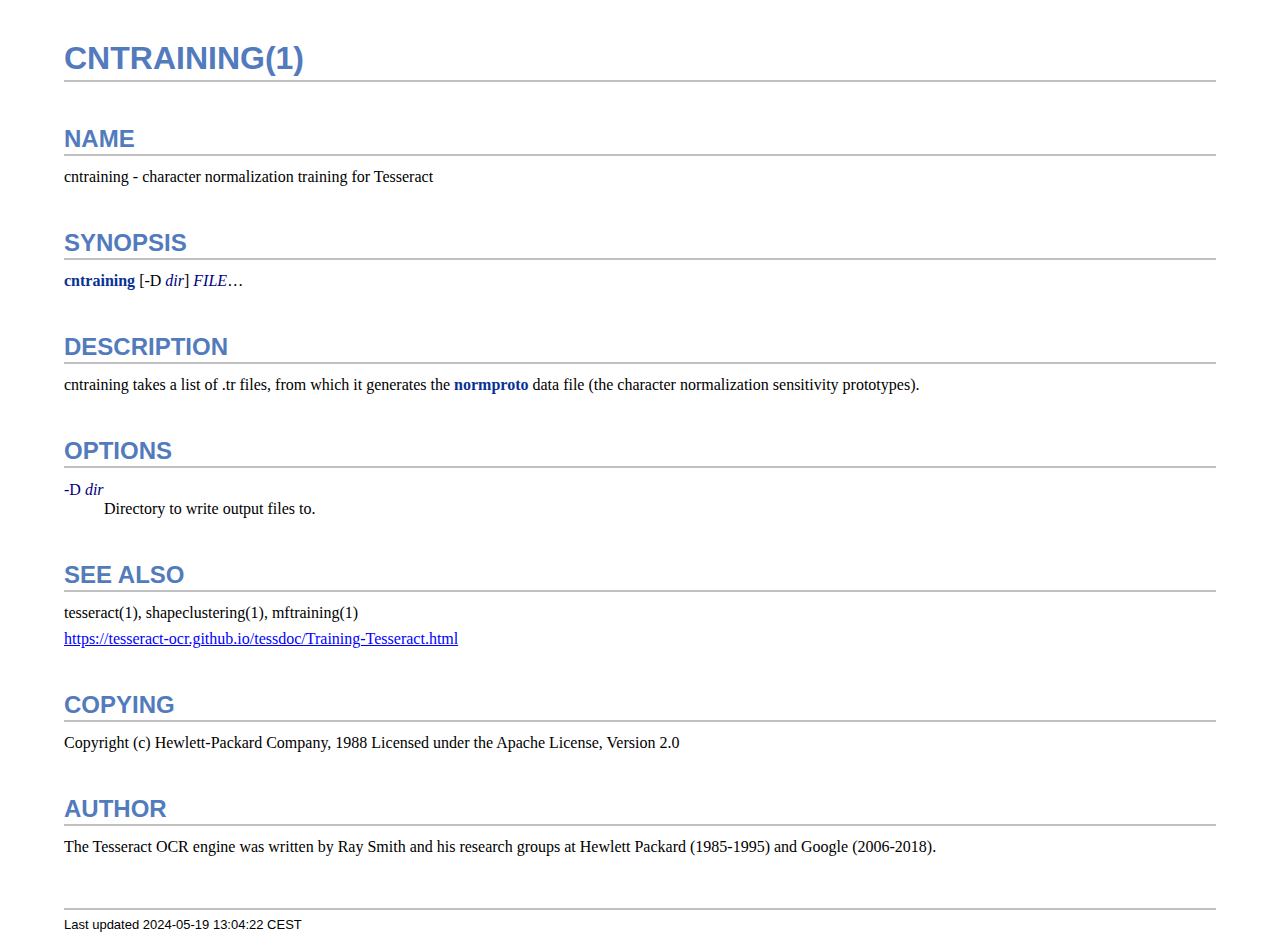
<file: tesseract/cntraining.1.html>
<!DOCTYPE html>
<html lang="en">
<head>
<meta http-equiv="Content-Type" content="text/html; charset=UTF-8">
<meta name="generator" content="AsciiDoc 10.2.0">
<title>CNTRAINING(1)</title>
<style type="text/css">
/* Shared CSS for AsciiDoc xhtml11 and html5 backends */

/* Default font. */
body {
  font-family: Georgia,serif;
}

/* Title font. */
h1, h2, h3, h4, h5, h6,
div.title, caption.title,
thead, p.table.header,
#toctitle,
#author, #revnumber, #revdate, #revremark,
#footer {
  font-family: Arial,Helvetica,sans-serif;
}

body {
  margin: 1em 5% 1em 5%;
}

a {
  color: blue;
  text-decoration: underline;
}
a:visited {
  color: fuchsia;
}

em {
  font-style: italic;
  color: navy;
}

strong {
  font-weight: bold;
  color: #083194;
}

h1, h2, h3, h4, h5, h6 {
  color: #527bbd;
  margin-top: 1.2em;
  margin-bottom: 0.5em;
  line-height: 1.3;
}

h1, h2, h3 {
  border-bottom: 2px solid silver;
}
h2 {
  padding-top: 0.5em;
}
h3 {
  float: left;
}
h3 + * {
  clear: left;
}
h5 {
  font-size: 1.0em;
}

div.sectionbody {
  margin-left: 0;
}

hr {
  border: 1px solid silver;
}

p {
  margin-top: 0.5em;
  margin-bottom: 0.5em;
}

ul, ol, li > p {
  margin-top: 0;
}
ul > li     { color: #aaa; }
ul > li > * { color: black; }

.monospaced, code, pre {
  font-family: "Courier New", Courier, monospace;
  font-size: inherit;
  color: navy;
  padding: 0;
  margin: 0;
}
pre {
  white-space: pre-wrap;
}

#author {
  color: #527bbd;
  font-weight: bold;
  font-size: 1.1em;
}
#email {
}
#revnumber, #revdate, #revremark {
}

#footer {
  font-size: small;
  border-top: 2px solid silver;
  padding-top: 0.5em;
  margin-top: 4.0em;
}
#footer-text {
  float: left;
  padding-bottom: 0.5em;
}
#footer-badges {
  float: right;
  padding-bottom: 0.5em;
}

#preamble {
  margin-top: 1.5em;
  margin-bottom: 1.5em;
}
div.imageblock, div.exampleblock, div.verseblock,
div.quoteblock, div.literalblock, div.listingblock, div.sidebarblock,
div.admonitionblock {
  margin-top: 1.0em;
  margin-bottom: 1.5em;
}
div.admonitionblock {
  margin-top: 2.0em;
  margin-bottom: 2.0em;
  margin-right: 10%;
  color: #606060;
}

div.content { /* Block element content. */
  padding: 0;
}

/* Block element titles. */
div.title, caption.title {
  color: #527bbd;
  font-weight: bold;
  text-align: left;
  margin-top: 1.0em;
  margin-bottom: 0.5em;
}
div.title + * {
  margin-top: 0;
}

td div.title:first-child {
  margin-top: 0.0em;
}
div.content div.title:first-child {
  margin-top: 0.0em;
}
div.content + div.title {
  margin-top: 0.0em;
}

div.sidebarblock > div.content {
  background: #ffffee;
  border: 1px solid #dddddd;
  border-left: 4px solid #f0f0f0;
  padding: 0.5em;
}

div.listingblock > div.content {
  border: 1px solid #dddddd;
  border-left: 5px solid #f0f0f0;
  background: #f8f8f8;
  padding: 0.5em;
}

div.quoteblock, div.verseblock {
  padding-left: 1.0em;
  margin-left: 1.0em;
  margin-right: 10%;
  border-left: 5px solid #f0f0f0;
  color: #888;
}

div.quoteblock > div.attribution {
  padding-top: 0.5em;
  text-align: right;
}

div.verseblock > pre.content {
  font-family: inherit;
  font-size: inherit;
}
div.verseblock > div.attribution {
  padding-top: 0.75em;
  text-align: left;
}
/* DEPRECATED: Pre version 8.2.7 verse style literal block. */
div.verseblock + div.attribution {
  text-align: left;
}

div.admonitionblock .icon {
  vertical-align: top;
  font-size: 1.1em;
  font-weight: bold;
  text-decoration: underline;
  color: #527bbd;
  padding-right: 0.5em;
}
div.admonitionblock td.content {
  padding-left: 0.5em;
  border-left: 3px solid #dddddd;
}

div.exampleblock > div.content {
  border-left: 3px solid #dddddd;
  padding-left: 0.5em;
}

div.imageblock div.content { padding-left: 0; }
span.image img { border-style: none; vertical-align: text-bottom; }
a.image:visited { color: white; }

dl {
  margin-top: 0.8em;
  margin-bottom: 0.8em;
}
dt {
  margin-top: 0.5em;
  margin-bottom: 0;
  font-style: normal;
  color: navy;
}
dd > *:first-child {
  margin-top: 0.1em;
}

ul, ol {
    list-style-position: outside;
}
ol.arabic {
  list-style-type: decimal;
}
ol.loweralpha {
  list-style-type: lower-alpha;
}
ol.upperalpha {
  list-style-type: upper-alpha;
}
ol.lowerroman {
  list-style-type: lower-roman;
}
ol.upperroman {
  list-style-type: upper-roman;
}

div.compact ul, div.compact ol,
div.compact p, div.compact p,
div.compact div, div.compact div {
  margin-top: 0.1em;
  margin-bottom: 0.1em;
}

tfoot {
  font-weight: bold;
}
td > div.verse {
  white-space: pre;
}

div.hdlist {
  margin-top: 0.8em;
  margin-bottom: 0.8em;
}
div.hdlist tr {
  padding-bottom: 15px;
}
dt.hdlist1.strong, td.hdlist1.strong {
  font-weight: bold;
}
td.hdlist1 {
  vertical-align: top;
  font-style: normal;
  padding-right: 0.8em;
  color: navy;
}
td.hdlist2 {
  vertical-align: top;
}
div.hdlist.compact tr {
  margin: 0;
  padding-bottom: 0;
}

.comment {
  background: yellow;
}

.footnote, .footnoteref {
  font-size: 0.8em;
}

span.footnote, span.footnoteref {
  vertical-align: super;
}

#footnotes {
  margin: 20px 0 20px 0;
  padding: 7px 0 0 0;
}

#footnotes div.footnote {
  margin: 0 0 5px 0;
}

#footnotes hr {
  border: none;
  border-top: 1px solid silver;
  height: 1px;
  text-align: left;
  margin-left: 0;
  width: 20%;
  min-width: 100px;
}

div.colist td {
  padding-right: 0.5em;
  padding-bottom: 0.3em;
  vertical-align: top;
}
div.colist td img {
  margin-top: 0.3em;
}

@media print {
  #footer-badges { display: none; }
}

#toc {
  margin-bottom: 2.5em;
}

#toctitle {
  color: #527bbd;
  font-size: 1.1em;
  font-weight: bold;
  margin-top: 1.0em;
  margin-bottom: 0.1em;
}

div.toclevel0, div.toclevel1, div.toclevel2, div.toclevel3, div.toclevel4 {
  margin-top: 0;
  margin-bottom: 0;
}
div.toclevel2 {
  margin-left: 2em;
  font-size: 0.9em;
}
div.toclevel3 {
  margin-left: 4em;
  font-size: 0.9em;
}
div.toclevel4 {
  margin-left: 6em;
  font-size: 0.9em;
}

span.aqua { color: aqua; }
span.black { color: black; }
span.blue { color: blue; }
span.fuchsia { color: fuchsia; }
span.gray { color: gray; }
span.green { color: green; }
span.lime { color: lime; }
span.maroon { color: maroon; }
span.navy { color: navy; }
span.olive { color: olive; }
span.purple { color: purple; }
span.red { color: red; }
span.silver { color: silver; }
span.teal { color: teal; }
span.white { color: white; }
span.yellow { color: yellow; }

span.aqua-background { background: aqua; }
span.black-background { background: black; }
span.blue-background { background: blue; }
span.fuchsia-background { background: fuchsia; }
span.gray-background { background: gray; }
span.green-background { background: green; }
span.lime-background { background: lime; }
span.maroon-background { background: maroon; }
span.navy-background { background: navy; }
span.olive-background { background: olive; }
span.purple-background { background: purple; }
span.red-background { background: red; }
span.silver-background { background: silver; }
span.teal-background { background: teal; }
span.white-background { background: white; }
span.yellow-background { background: yellow; }

span.big { font-size: 2em; }
span.small { font-size: 0.6em; }

span.underline { text-decoration: underline; }
span.overline { text-decoration: overline; }
span.line-through { text-decoration: line-through; }

div.unbreakable { page-break-inside: avoid; }


/*
 * xhtml11 specific
 *
 * */

div.tableblock {
  margin-top: 1.0em;
  margin-bottom: 1.5em;
}
div.tableblock > table {
  border: 3px solid #527bbd;
}
thead, p.table.header {
  font-weight: bold;
  color: #527bbd;
}
p.table {
  margin-top: 0;
}
/* Because the table frame attribute is overridden by CSS in most browsers. */
div.tableblock > table[frame="void"] {
  border-style: none;
}
div.tableblock > table[frame="hsides"] {
  border-left-style: none;
  border-right-style: none;
}
div.tableblock > table[frame="vsides"] {
  border-top-style: none;
  border-bottom-style: none;
}


/*
 * html5 specific
 *
 * */

table.tableblock {
  margin-top: 1.0em;
  margin-bottom: 1.5em;
}
thead, p.tableblock.header {
  font-weight: bold;
  color: #527bbd;
}
p.tableblock {
  margin-top: 0;
}
table.tableblock {
  border-width: 3px;
  border-spacing: 0px;
  border-style: solid;
  border-color: #527bbd;
  border-collapse: collapse;
}
th.tableblock, td.tableblock {
  border-width: 1px;
  padding: 4px;
  border-style: solid;
  border-color: #527bbd;
}

table.tableblock.frame-topbot {
  border-left-style: hidden;
  border-right-style: hidden;
}
table.tableblock.frame-sides {
  border-top-style: hidden;
  border-bottom-style: hidden;
}
table.tableblock.frame-none {
  border-style: hidden;
}

th.tableblock.halign-left, td.tableblock.halign-left {
  text-align: left;
}
th.tableblock.halign-center, td.tableblock.halign-center {
  text-align: center;
}
th.tableblock.halign-right, td.tableblock.halign-right {
  text-align: right;
}

th.tableblock.valign-top, td.tableblock.valign-top {
  vertical-align: top;
}
th.tableblock.valign-middle, td.tableblock.valign-middle {
  vertical-align: middle;
}
th.tableblock.valign-bottom, td.tableblock.valign-bottom {
  vertical-align: bottom;
}


/*
 * manpage specific
 *
 * */

body.manpage h1 {
  padding-top: 0.5em;
  padding-bottom: 0.5em;
  border-top: 2px solid silver;
  border-bottom: 2px solid silver;
}
body.manpage h2 {
  border-style: none;
}
body.manpage div.sectionbody {
  margin-left: 3em;
}

@media print {
  body.manpage div#toc { display: none; }
}


</style>
<script type="text/javascript">
/*<![CDATA[*/
var asciidoc = {  // Namespace.

/////////////////////////////////////////////////////////////////////
// Table Of Contents generator
/////////////////////////////////////////////////////////////////////

/* Author: Mihai Bazon, September 2002
 * http://students.infoiasi.ro/~mishoo
 *
 * Table Of Content generator
 * Version: 0.4
 *
 * Feel free to use this script under the terms of the GNU General Public
 * License, as long as you do not remove or alter this notice.
 */

 /* modified by Troy D. Hanson, September 2006. License: GPL */
 /* modified by Stuart Rackham, 2006, 2009. License: GPL */

// toclevels = 1..4.
toc: function (toclevels) {

  function getText(el) {
    var text = "";
    for (var i = el.firstChild; i != null; i = i.nextSibling) {
      if (i.nodeType == 3 /* Node.TEXT_NODE */) // IE doesn't speak constants.
        text += i.data;
      else if (i.firstChild != null)
        text += getText(i);
    }
    return text;
  }

  function TocEntry(el, text, toclevel) {
    this.element = el;
    this.text = text;
    this.toclevel = toclevel;
  }

  function tocEntries(el, toclevels) {
    var result = new Array;
    var re = new RegExp('[hH]([1-'+(toclevels+1)+'])');
    // Function that scans the DOM tree for header elements (the DOM2
    // nodeIterator API would be a better technique but not supported by all
    // browsers).
    var iterate = function (el) {
      for (var i = el.firstChild; i != null; i = i.nextSibling) {
        if (i.nodeType == 1 /* Node.ELEMENT_NODE */) {
          var mo = re.exec(i.tagName);
          if (mo && (i.getAttribute("class") || i.getAttribute("className")) != "float") {
            result[result.length] = new TocEntry(i, getText(i), mo[1]-1);
          }
          iterate(i);
        }
      }
    }
    iterate(el);
    return result;
  }

  var toc = document.getElementById("toc");
  if (!toc) {
    return;
  }

  // Delete existing TOC entries in case we're reloading the TOC.
  var tocEntriesToRemove = [];
  var i;
  for (i = 0; i < toc.childNodes.length; i++) {
    var entry = toc.childNodes[i];
    if (entry.nodeName.toLowerCase() == 'div'
     && entry.getAttribute("class")
     && entry.getAttribute("class").match(/^toclevel/))
      tocEntriesToRemove.push(entry);
  }
  for (i = 0; i < tocEntriesToRemove.length; i++) {
    toc.removeChild(tocEntriesToRemove[i]);
  }

  // Rebuild TOC entries.
  var entries = tocEntries(document.getElementById("content"), toclevels);
  for (var i = 0; i < entries.length; ++i) {
    var entry = entries[i];
    if (entry.element.id == "")
      entry.element.id = "_toc_" + i;
    var a = document.createElement("a");
    a.href = "#" + entry.element.id;
    a.appendChild(document.createTextNode(entry.text));
    var div = document.createElement("div");
    div.appendChild(a);
    div.className = "toclevel" + entry.toclevel;
    toc.appendChild(div);
  }
  if (entries.length == 0)
    toc.parentNode.removeChild(toc);
},


/////////////////////////////////////////////////////////////////////
// Footnotes generator
/////////////////////////////////////////////////////////////////////

/* Based on footnote generation code from:
 * http://www.brandspankingnew.net/archive/2005/07/format_footnote.html
 */

footnotes: function () {
  // Delete existing footnote entries in case we're reloading the footnodes.
  var i;
  var noteholder = document.getElementById("footnotes");
  if (!noteholder) {
    return;
  }
  var entriesToRemove = [];
  for (i = 0; i < noteholder.childNodes.length; i++) {
    var entry = noteholder.childNodes[i];
    if (entry.nodeName.toLowerCase() == 'div' && entry.getAttribute("class") == "footnote")
      entriesToRemove.push(entry);
  }
  for (i = 0; i < entriesToRemove.length; i++) {
    noteholder.removeChild(entriesToRemove[i]);
  }

  // Rebuild footnote entries.
  var cont = document.getElementById("content");
  var spans = cont.getElementsByTagName("span");
  var refs = {};
  var n = 0;
  for (i=0; i<spans.length; i++) {
    if (spans[i].className == "footnote") {
      n++;
      var note = spans[i].getAttribute("data-note");
      if (!note) {
        // Use [\s\S] in place of . so multi-line matches work.
        // Because JavaScript has no s (dotall) regex flag.
        note = spans[i].innerHTML.match(/\s*\[([\s\S]*)]\s*/)[1];
        spans[i].innerHTML =
          "[<a id='_footnoteref_" + n + "' href='#_footnote_" + n +
          "' title='View footnote' class='footnote'>" + n + "</a>]";
        spans[i].setAttribute("data-note", note);
      }
      noteholder.innerHTML +=
        "<div class='footnote' id='_footnote_" + n + "'>" +
        "<a href='#_footnoteref_" + n + "' title='Return to text'>" +
        n + "</a>. " + note + "</div>";
      var id =spans[i].getAttribute("id");
      if (id != null) refs["#"+id] = n;
    }
  }
  if (n == 0)
    noteholder.parentNode.removeChild(noteholder);
  else {
    // Process footnoterefs.
    for (i=0; i<spans.length; i++) {
      if (spans[i].className == "footnoteref") {
        var href = spans[i].getElementsByTagName("a")[0].getAttribute("href");
        href = href.match(/#.*/)[0];  // Because IE return full URL.
        n = refs[href];
        spans[i].innerHTML =
          "[<a href='#_footnote_" + n +
          "' title='View footnote' class='footnote'>" + n + "</a>]";
      }
    }
  }
},

install: function(toclevels) {
  var timerId;

  function reinstall() {
    asciidoc.footnotes();
    if (toclevels) {
      asciidoc.toc(toclevels);
    }
  }

  function reinstallAndRemoveTimer() {
    clearInterval(timerId);
    reinstall();
  }

  timerId = setInterval(reinstall, 500);
  if (document.addEventListener)
    document.addEventListener("DOMContentLoaded", reinstallAndRemoveTimer, false);
  else
    window.onload = reinstallAndRemoveTimer;
}

}
asciidoc.install();
/*]]>*/
</script>
</head>
<body class="article">
<div id="header">
<h1>CNTRAINING(1)</h1>
</div>
<div id="content">
<div class="sect1">
<h2 id="_name">NAME</h2>
<div class="sectionbody">
<div class="paragraph"><p>cntraining - character normalization training for Tesseract</p></div>
</div>
</div>
<div class="sect1">
<h2 id="_synopsis">SYNOPSIS</h2>
<div class="sectionbody">
<div class="paragraph"><p><strong>cntraining</strong> [-D <em>dir</em>] <em>FILE</em>&#8230;</p></div>
</div>
</div>
<div class="sect1">
<h2 id="_description">DESCRIPTION</h2>
<div class="sectionbody">
<div class="paragraph"><p>cntraining takes a list of .tr files, from which it generates the
<strong>normproto</strong> data file (the character normalization sensitivity
prototypes).</p></div>
</div>
</div>
<div class="sect1">
<h2 id="_options">OPTIONS</h2>
<div class="sectionbody">
<div class="dlist"><dl>
<dt class="hdlist1">
-D <em>dir</em>
</dt>
<dd>
<p>
        Directory to write output files to.
</p>
</dd>
</dl></div>
</div>
</div>
<div class="sect1">
<h2 id="_see_also">SEE ALSO</h2>
<div class="sectionbody">
<div class="paragraph"><p>tesseract(1), shapeclustering(1), mftraining(1)</p></div>
<div class="paragraph"><p><a href="https://tesseract-ocr.github.io/tessdoc/Training-Tesseract.html">https://tesseract-ocr.github.io/tessdoc/Training-Tesseract.html</a></p></div>
</div>
</div>
<div class="sect1">
<h2 id="_copying">COPYING</h2>
<div class="sectionbody">
<div class="paragraph"><p>Copyright (c) Hewlett-Packard Company, 1988
Licensed under the Apache License, Version 2.0</p></div>
</div>
</div>
<div class="sect1">
<h2 id="_author">AUTHOR</h2>
<div class="sectionbody">
<div class="paragraph"><p>The Tesseract OCR engine was written by Ray Smith and his research groups
at Hewlett Packard (1985-1995) and Google (2006-2018).</p></div>
</div>
</div>
</div>
<div id="footnotes"><hr></div>
<div id="footer">
<div id="footer-text">
Last updated
 2024-05-19 13:04:22 CEST
</div>
</div>
</body>
</html>
</file>
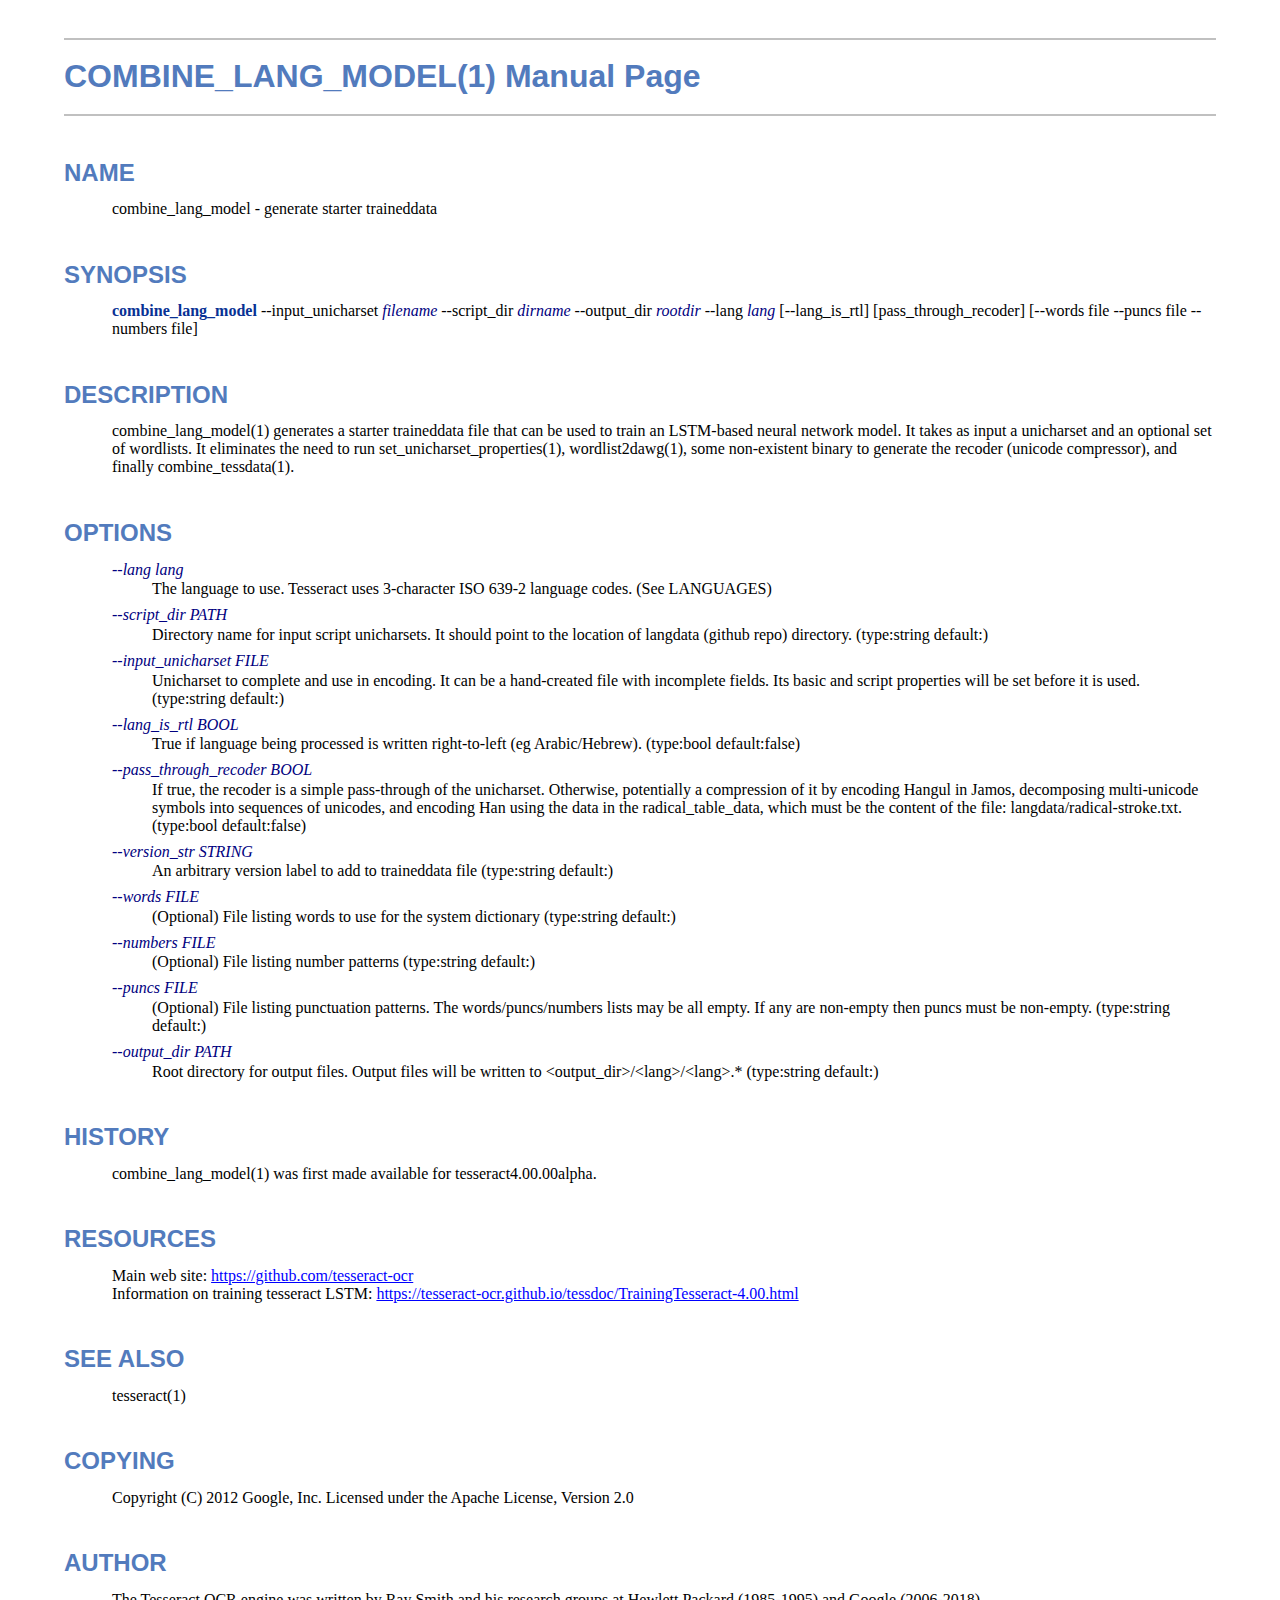
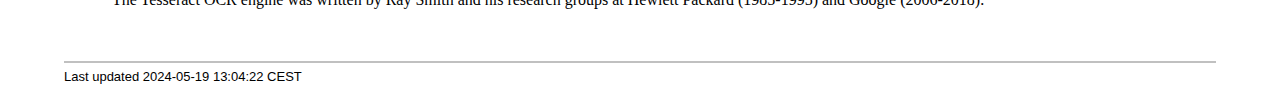
<file: tesseract/combine_lang_model.1.html>
<!DOCTYPE html>
<html lang="en">
<head>
<meta http-equiv="Content-Type" content="text/html; charset=UTF-8">
<meta name="generator" content="AsciiDoc 10.2.0">
<title>COMBINE_LANG_MODEL(1)</title>
<style type="text/css">
/* Shared CSS for AsciiDoc xhtml11 and html5 backends */

/* Default font. */
body {
  font-family: Georgia,serif;
}

/* Title font. */
h1, h2, h3, h4, h5, h6,
div.title, caption.title,
thead, p.table.header,
#toctitle,
#author, #revnumber, #revdate, #revremark,
#footer {
  font-family: Arial,Helvetica,sans-serif;
}

body {
  margin: 1em 5% 1em 5%;
}

a {
  color: blue;
  text-decoration: underline;
}
a:visited {
  color: fuchsia;
}

em {
  font-style: italic;
  color: navy;
}

strong {
  font-weight: bold;
  color: #083194;
}

h1, h2, h3, h4, h5, h6 {
  color: #527bbd;
  margin-top: 1.2em;
  margin-bottom: 0.5em;
  line-height: 1.3;
}

h1, h2, h3 {
  border-bottom: 2px solid silver;
}
h2 {
  padding-top: 0.5em;
}
h3 {
  float: left;
}
h3 + * {
  clear: left;
}
h5 {
  font-size: 1.0em;
}

div.sectionbody {
  margin-left: 0;
}

hr {
  border: 1px solid silver;
}

p {
  margin-top: 0.5em;
  margin-bottom: 0.5em;
}

ul, ol, li > p {
  margin-top: 0;
}
ul > li     { color: #aaa; }
ul > li > * { color: black; }

.monospaced, code, pre {
  font-family: "Courier New", Courier, monospace;
  font-size: inherit;
  color: navy;
  padding: 0;
  margin: 0;
}
pre {
  white-space: pre-wrap;
}

#author {
  color: #527bbd;
  font-weight: bold;
  font-size: 1.1em;
}
#email {
}
#revnumber, #revdate, #revremark {
}

#footer {
  font-size: small;
  border-top: 2px solid silver;
  padding-top: 0.5em;
  margin-top: 4.0em;
}
#footer-text {
  float: left;
  padding-bottom: 0.5em;
}
#footer-badges {
  float: right;
  padding-bottom: 0.5em;
}

#preamble {
  margin-top: 1.5em;
  margin-bottom: 1.5em;
}
div.imageblock, div.exampleblock, div.verseblock,
div.quoteblock, div.literalblock, div.listingblock, div.sidebarblock,
div.admonitionblock {
  margin-top: 1.0em;
  margin-bottom: 1.5em;
}
div.admonitionblock {
  margin-top: 2.0em;
  margin-bottom: 2.0em;
  margin-right: 10%;
  color: #606060;
}

div.content { /* Block element content. */
  padding: 0;
}

/* Block element titles. */
div.title, caption.title {
  color: #527bbd;
  font-weight: bold;
  text-align: left;
  margin-top: 1.0em;
  margin-bottom: 0.5em;
}
div.title + * {
  margin-top: 0;
}

td div.title:first-child {
  margin-top: 0.0em;
}
div.content div.title:first-child {
  margin-top: 0.0em;
}
div.content + div.title {
  margin-top: 0.0em;
}

div.sidebarblock > div.content {
  background: #ffffee;
  border: 1px solid #dddddd;
  border-left: 4px solid #f0f0f0;
  padding: 0.5em;
}

div.listingblock > div.content {
  border: 1px solid #dddddd;
  border-left: 5px solid #f0f0f0;
  background: #f8f8f8;
  padding: 0.5em;
}

div.quoteblock, div.verseblock {
  padding-left: 1.0em;
  margin-left: 1.0em;
  margin-right: 10%;
  border-left: 5px solid #f0f0f0;
  color: #888;
}

div.quoteblock > div.attribution {
  padding-top: 0.5em;
  text-align: right;
}

div.verseblock > pre.content {
  font-family: inherit;
  font-size: inherit;
}
div.verseblock > div.attribution {
  padding-top: 0.75em;
  text-align: left;
}
/* DEPRECATED: Pre version 8.2.7 verse style literal block. */
div.verseblock + div.attribution {
  text-align: left;
}

div.admonitionblock .icon {
  vertical-align: top;
  font-size: 1.1em;
  font-weight: bold;
  text-decoration: underline;
  color: #527bbd;
  padding-right: 0.5em;
}
div.admonitionblock td.content {
  padding-left: 0.5em;
  border-left: 3px solid #dddddd;
}

div.exampleblock > div.content {
  border-left: 3px solid #dddddd;
  padding-left: 0.5em;
}

div.imageblock div.content { padding-left: 0; }
span.image img { border-style: none; vertical-align: text-bottom; }
a.image:visited { color: white; }

dl {
  margin-top: 0.8em;
  margin-bottom: 0.8em;
}
dt {
  margin-top: 0.5em;
  margin-bottom: 0;
  font-style: normal;
  color: navy;
}
dd > *:first-child {
  margin-top: 0.1em;
}

ul, ol {
    list-style-position: outside;
}
ol.arabic {
  list-style-type: decimal;
}
ol.loweralpha {
  list-style-type: lower-alpha;
}
ol.upperalpha {
  list-style-type: upper-alpha;
}
ol.lowerroman {
  list-style-type: lower-roman;
}
ol.upperroman {
  list-style-type: upper-roman;
}

div.compact ul, div.compact ol,
div.compact p, div.compact p,
div.compact div, div.compact div {
  margin-top: 0.1em;
  margin-bottom: 0.1em;
}

tfoot {
  font-weight: bold;
}
td > div.verse {
  white-space: pre;
}

div.hdlist {
  margin-top: 0.8em;
  margin-bottom: 0.8em;
}
div.hdlist tr {
  padding-bottom: 15px;
}
dt.hdlist1.strong, td.hdlist1.strong {
  font-weight: bold;
}
td.hdlist1 {
  vertical-align: top;
  font-style: normal;
  padding-right: 0.8em;
  color: navy;
}
td.hdlist2 {
  vertical-align: top;
}
div.hdlist.compact tr {
  margin: 0;
  padding-bottom: 0;
}

.comment {
  background: yellow;
}

.footnote, .footnoteref {
  font-size: 0.8em;
}

span.footnote, span.footnoteref {
  vertical-align: super;
}

#footnotes {
  margin: 20px 0 20px 0;
  padding: 7px 0 0 0;
}

#footnotes div.footnote {
  margin: 0 0 5px 0;
}

#footnotes hr {
  border: none;
  border-top: 1px solid silver;
  height: 1px;
  text-align: left;
  margin-left: 0;
  width: 20%;
  min-width: 100px;
}

div.colist td {
  padding-right: 0.5em;
  padding-bottom: 0.3em;
  vertical-align: top;
}
div.colist td img {
  margin-top: 0.3em;
}

@media print {
  #footer-badges { display: none; }
}

#toc {
  margin-bottom: 2.5em;
}

#toctitle {
  color: #527bbd;
  font-size: 1.1em;
  font-weight: bold;
  margin-top: 1.0em;
  margin-bottom: 0.1em;
}

div.toclevel0, div.toclevel1, div.toclevel2, div.toclevel3, div.toclevel4 {
  margin-top: 0;
  margin-bottom: 0;
}
div.toclevel2 {
  margin-left: 2em;
  font-size: 0.9em;
}
div.toclevel3 {
  margin-left: 4em;
  font-size: 0.9em;
}
div.toclevel4 {
  margin-left: 6em;
  font-size: 0.9em;
}

span.aqua { color: aqua; }
span.black { color: black; }
span.blue { color: blue; }
span.fuchsia { color: fuchsia; }
span.gray { color: gray; }
span.green { color: green; }
span.lime { color: lime; }
span.maroon { color: maroon; }
span.navy { color: navy; }
span.olive { color: olive; }
span.purple { color: purple; }
span.red { color: red; }
span.silver { color: silver; }
span.teal { color: teal; }
span.white { color: white; }
span.yellow { color: yellow; }

span.aqua-background { background: aqua; }
span.black-background { background: black; }
span.blue-background { background: blue; }
span.fuchsia-background { background: fuchsia; }
span.gray-background { background: gray; }
span.green-background { background: green; }
span.lime-background { background: lime; }
span.maroon-background { background: maroon; }
span.navy-background { background: navy; }
span.olive-background { background: olive; }
span.purple-background { background: purple; }
span.red-background { background: red; }
span.silver-background { background: silver; }
span.teal-background { background: teal; }
span.white-background { background: white; }
span.yellow-background { background: yellow; }

span.big { font-size: 2em; }
span.small { font-size: 0.6em; }

span.underline { text-decoration: underline; }
span.overline { text-decoration: overline; }
span.line-through { text-decoration: line-through; }

div.unbreakable { page-break-inside: avoid; }


/*
 * xhtml11 specific
 *
 * */

div.tableblock {
  margin-top: 1.0em;
  margin-bottom: 1.5em;
}
div.tableblock > table {
  border: 3px solid #527bbd;
}
thead, p.table.header {
  font-weight: bold;
  color: #527bbd;
}
p.table {
  margin-top: 0;
}
/* Because the table frame attribute is overridden by CSS in most browsers. */
div.tableblock > table[frame="void"] {
  border-style: none;
}
div.tableblock > table[frame="hsides"] {
  border-left-style: none;
  border-right-style: none;
}
div.tableblock > table[frame="vsides"] {
  border-top-style: none;
  border-bottom-style: none;
}


/*
 * html5 specific
 *
 * */

table.tableblock {
  margin-top: 1.0em;
  margin-bottom: 1.5em;
}
thead, p.tableblock.header {
  font-weight: bold;
  color: #527bbd;
}
p.tableblock {
  margin-top: 0;
}
table.tableblock {
  border-width: 3px;
  border-spacing: 0px;
  border-style: solid;
  border-color: #527bbd;
  border-collapse: collapse;
}
th.tableblock, td.tableblock {
  border-width: 1px;
  padding: 4px;
  border-style: solid;
  border-color: #527bbd;
}

table.tableblock.frame-topbot {
  border-left-style: hidden;
  border-right-style: hidden;
}
table.tableblock.frame-sides {
  border-top-style: hidden;
  border-bottom-style: hidden;
}
table.tableblock.frame-none {
  border-style: hidden;
}

th.tableblock.halign-left, td.tableblock.halign-left {
  text-align: left;
}
th.tableblock.halign-center, td.tableblock.halign-center {
  text-align: center;
}
th.tableblock.halign-right, td.tableblock.halign-right {
  text-align: right;
}

th.tableblock.valign-top, td.tableblock.valign-top {
  vertical-align: top;
}
th.tableblock.valign-middle, td.tableblock.valign-middle {
  vertical-align: middle;
}
th.tableblock.valign-bottom, td.tableblock.valign-bottom {
  vertical-align: bottom;
}


/*
 * manpage specific
 *
 * */

body.manpage h1 {
  padding-top: 0.5em;
  padding-bottom: 0.5em;
  border-top: 2px solid silver;
  border-bottom: 2px solid silver;
}
body.manpage h2 {
  border-style: none;
}
body.manpage div.sectionbody {
  margin-left: 3em;
}

@media print {
  body.manpage div#toc { display: none; }
}


</style>
<script type="text/javascript">
/*<![CDATA[*/
var asciidoc = {  // Namespace.

/////////////////////////////////////////////////////////////////////
// Table Of Contents generator
/////////////////////////////////////////////////////////////////////

/* Author: Mihai Bazon, September 2002
 * http://students.infoiasi.ro/~mishoo
 *
 * Table Of Content generator
 * Version: 0.4
 *
 * Feel free to use this script under the terms of the GNU General Public
 * License, as long as you do not remove or alter this notice.
 */

 /* modified by Troy D. Hanson, September 2006. License: GPL */
 /* modified by Stuart Rackham, 2006, 2009. License: GPL */

// toclevels = 1..4.
toc: function (toclevels) {

  function getText(el) {
    var text = "";
    for (var i = el.firstChild; i != null; i = i.nextSibling) {
      if (i.nodeType == 3 /* Node.TEXT_NODE */) // IE doesn't speak constants.
        text += i.data;
      else if (i.firstChild != null)
        text += getText(i);
    }
    return text;
  }

  function TocEntry(el, text, toclevel) {
    this.element = el;
    this.text = text;
    this.toclevel = toclevel;
  }

  function tocEntries(el, toclevels) {
    var result = new Array;
    var re = new RegExp('[hH]([1-'+(toclevels+1)+'])');
    // Function that scans the DOM tree for header elements (the DOM2
    // nodeIterator API would be a better technique but not supported by all
    // browsers).
    var iterate = function (el) {
      for (var i = el.firstChild; i != null; i = i.nextSibling) {
        if (i.nodeType == 1 /* Node.ELEMENT_NODE */) {
          var mo = re.exec(i.tagName);
          if (mo && (i.getAttribute("class") || i.getAttribute("className")) != "float") {
            result[result.length] = new TocEntry(i, getText(i), mo[1]-1);
          }
          iterate(i);
        }
      }
    }
    iterate(el);
    return result;
  }

  var toc = document.getElementById("toc");
  if (!toc) {
    return;
  }

  // Delete existing TOC entries in case we're reloading the TOC.
  var tocEntriesToRemove = [];
  var i;
  for (i = 0; i < toc.childNodes.length; i++) {
    var entry = toc.childNodes[i];
    if (entry.nodeName.toLowerCase() == 'div'
     && entry.getAttribute("class")
     && entry.getAttribute("class").match(/^toclevel/))
      tocEntriesToRemove.push(entry);
  }
  for (i = 0; i < tocEntriesToRemove.length; i++) {
    toc.removeChild(tocEntriesToRemove[i]);
  }

  // Rebuild TOC entries.
  var entries = tocEntries(document.getElementById("content"), toclevels);
  for (var i = 0; i < entries.length; ++i) {
    var entry = entries[i];
    if (entry.element.id == "")
      entry.element.id = "_toc_" + i;
    var a = document.createElement("a");
    a.href = "#" + entry.element.id;
    a.appendChild(document.createTextNode(entry.text));
    var div = document.createElement("div");
    div.appendChild(a);
    div.className = "toclevel" + entry.toclevel;
    toc.appendChild(div);
  }
  if (entries.length == 0)
    toc.parentNode.removeChild(toc);
},


/////////////////////////////////////////////////////////////////////
// Footnotes generator
/////////////////////////////////////////////////////////////////////

/* Based on footnote generation code from:
 * http://www.brandspankingnew.net/archive/2005/07/format_footnote.html
 */

footnotes: function () {
  // Delete existing footnote entries in case we're reloading the footnodes.
  var i;
  var noteholder = document.getElementById("footnotes");
  if (!noteholder) {
    return;
  }
  var entriesToRemove = [];
  for (i = 0; i < noteholder.childNodes.length; i++) {
    var entry = noteholder.childNodes[i];
    if (entry.nodeName.toLowerCase() == 'div' && entry.getAttribute("class") == "footnote")
      entriesToRemove.push(entry);
  }
  for (i = 0; i < entriesToRemove.length; i++) {
    noteholder.removeChild(entriesToRemove[i]);
  }

  // Rebuild footnote entries.
  var cont = document.getElementById("content");
  var spans = cont.getElementsByTagName("span");
  var refs = {};
  var n = 0;
  for (i=0; i<spans.length; i++) {
    if (spans[i].className == "footnote") {
      n++;
      var note = spans[i].getAttribute("data-note");
      if (!note) {
        // Use [\s\S] in place of . so multi-line matches work.
        // Because JavaScript has no s (dotall) regex flag.
        note = spans[i].innerHTML.match(/\s*\[([\s\S]*)]\s*/)[1];
        spans[i].innerHTML =
          "[<a id='_footnoteref_" + n + "' href='#_footnote_" + n +
          "' title='View footnote' class='footnote'>" + n + "</a>]";
        spans[i].setAttribute("data-note", note);
      }
      noteholder.innerHTML +=
        "<div class='footnote' id='_footnote_" + n + "'>" +
        "<a href='#_footnoteref_" + n + "' title='Return to text'>" +
        n + "</a>. " + note + "</div>";
      var id =spans[i].getAttribute("id");
      if (id != null) refs["#"+id] = n;
    }
  }
  if (n == 0)
    noteholder.parentNode.removeChild(noteholder);
  else {
    // Process footnoterefs.
    for (i=0; i<spans.length; i++) {
      if (spans[i].className == "footnoteref") {
        var href = spans[i].getElementsByTagName("a")[0].getAttribute("href");
        href = href.match(/#.*/)[0];  // Because IE return full URL.
        n = refs[href];
        spans[i].innerHTML =
          "[<a href='#_footnote_" + n +
          "' title='View footnote' class='footnote'>" + n + "</a>]";
      }
    }
  }
},

install: function(toclevels) {
  var timerId;

  function reinstall() {
    asciidoc.footnotes();
    if (toclevels) {
      asciidoc.toc(toclevels);
    }
  }

  function reinstallAndRemoveTimer() {
    clearInterval(timerId);
    reinstall();
  }

  timerId = setInterval(reinstall, 500);
  if (document.addEventListener)
    document.addEventListener("DOMContentLoaded", reinstallAndRemoveTimer, false);
  else
    window.onload = reinstallAndRemoveTimer;
}

}
asciidoc.install();
/*]]>*/
</script>
</head>
<body class="manpage">
<div id="header">
<h1>
COMBINE_LANG_MODEL(1) Manual Page
</h1>
<h2>NAME</h2>
<div class="sectionbody">
<p>combine_lang_model -
   generate starter traineddata
</p>
</div>
</div>
<div id="content">
<div class="sect1">
<h2 id="_synopsis">SYNOPSIS</h2>
<div class="sectionbody">
<div class="paragraph"><p><strong>combine_lang_model</strong>  --input_unicharset <em>filename</em> --script_dir <em>dirname</em> --output_dir <em>rootdir</em> --lang <em>lang</em> [--lang_is_rtl] [pass_through_recoder] [--words file --puncs file --numbers file]</p></div>
</div>
</div>
<div class="sect1">
<h2 id="_description">DESCRIPTION</h2>
<div class="sectionbody">
<div class="paragraph"><p>combine_lang_model(1) generates a starter traineddata file that can be used to train an LSTM-based neural network model. It takes as input a unicharset and an optional set of wordlists. It eliminates the need to run set_unicharset_properties(1), wordlist2dawg(1), some non-existent binary to generate the recoder (unicode compressor), and finally combine_tessdata(1).</p></div>
</div>
</div>
<div class="sect1">
<h2 id="_options">OPTIONS</h2>
<div class="sectionbody">
<div class="dlist"><dl>
<dt class="hdlist1">
<em>--lang lang</em>
</dt>
<dd>
<p>
        The language to use.
        Tesseract uses 3-character ISO 639-2 language codes. (See LANGUAGES)
</p>
</dd>
<dt class="hdlist1">
<em>--script_dir  PATH</em>
</dt>
<dd>
<p>
  Directory name for input script unicharsets. It should point to the location of langdata (github repo) directory.  (type:string default:)
</p>
</dd>
<dt class="hdlist1">
<em>--input_unicharset  FILE</em>
</dt>
<dd>
<p>
  Unicharset to complete and use in encoding. It can be a hand-created file with incomplete fields. Its basic and script properties will be set before it is used.  (type:string default:)
</p>
</dd>
<dt class="hdlist1">
<em>--lang_is_rtl  BOOL</em>
</dt>
<dd>
<p>
  True if language being processed is written right-to-left (eg Arabic/Hebrew). (type:bool default:false)
</p>
</dd>
<dt class="hdlist1">
<em>--pass_through_recoder BOOL</em>
</dt>
<dd>
<p>
  If true, the recoder is a simple pass-through of the unicharset. Otherwise, potentially a compression of it by encoding Hangul in Jamos, decomposing multi-unicode symbols into sequences of unicodes, and encoding Han using the data in the radical_table_data, which must be the content of the file: langdata/radical-stroke.txt. (type:bool default:false)
</p>
</dd>
<dt class="hdlist1">
<em>--version_str  STRING</em>
</dt>
<dd>
<p>
  An arbitrary version label to add to traineddata file  (type:string default:)
</p>
</dd>
<dt class="hdlist1">
<em>--words  FILE</em>
</dt>
<dd>
<p>
  (Optional) File listing words to use for the system dictionary  (type:string default:)
</p>
</dd>
<dt class="hdlist1">
<em>--numbers  FILE</em>
</dt>
<dd>
<p>
  (Optional) File listing number patterns  (type:string default:)
</p>
</dd>
<dt class="hdlist1">
<em>--puncs  FILE</em>
</dt>
<dd>
<p>
  (Optional) File listing punctuation patterns. The words/puncs/numbers lists may be all empty. If any are non-empty then puncs must be non-empty.  (type:string default:)
</p>
</dd>
<dt class="hdlist1">
<em>--output_dir   PATH</em>
</dt>
<dd>
<p>
  Root directory for output files. Output files will be written to &lt;output_dir&gt;/&lt;lang&gt;/&lt;lang&gt;.*  (type:string default:)
</p>
</dd>
</dl></div>
</div>
</div>
<div class="sect1">
<h2 id="_history">HISTORY</h2>
<div class="sectionbody">
<div class="paragraph"><p>combine_lang_model(1) was first made available for tesseract4.00.00alpha.</p></div>
</div>
</div>
<div class="sect1">
<h2 id="_resources">RESOURCES</h2>
<div class="sectionbody">
<div class="paragraph"><p>Main web site: <a href="https://github.com/tesseract-ocr">https://github.com/tesseract-ocr</a><br>
Information on training tesseract LSTM: <a href="https://tesseract-ocr.github.io/tessdoc/TrainingTesseract-4.00.html">https://tesseract-ocr.github.io/tessdoc/TrainingTesseract-4.00.html</a></p></div>
</div>
</div>
<div class="sect1">
<h2 id="_see_also">SEE ALSO</h2>
<div class="sectionbody">
<div class="paragraph"><p>tesseract(1)</p></div>
</div>
</div>
<div class="sect1">
<h2 id="_copying">COPYING</h2>
<div class="sectionbody">
<div class="paragraph"><p>Copyright (C) 2012 Google, Inc.
Licensed under the Apache License, Version 2.0</p></div>
</div>
</div>
<div class="sect1">
<h2 id="_author">AUTHOR</h2>
<div class="sectionbody">
<div class="paragraph"><p>The Tesseract OCR engine was written by Ray Smith and his research groups
at Hewlett Packard (1985-1995) and Google (2006-2018).</p></div>
</div>
</div>
</div>
<div id="footnotes"><hr></div>
<div id="footer">
<div id="footer-text">
Last updated
 2024-05-19 13:04:22 CEST
</div>
</div>
</body>
</html>
</file>
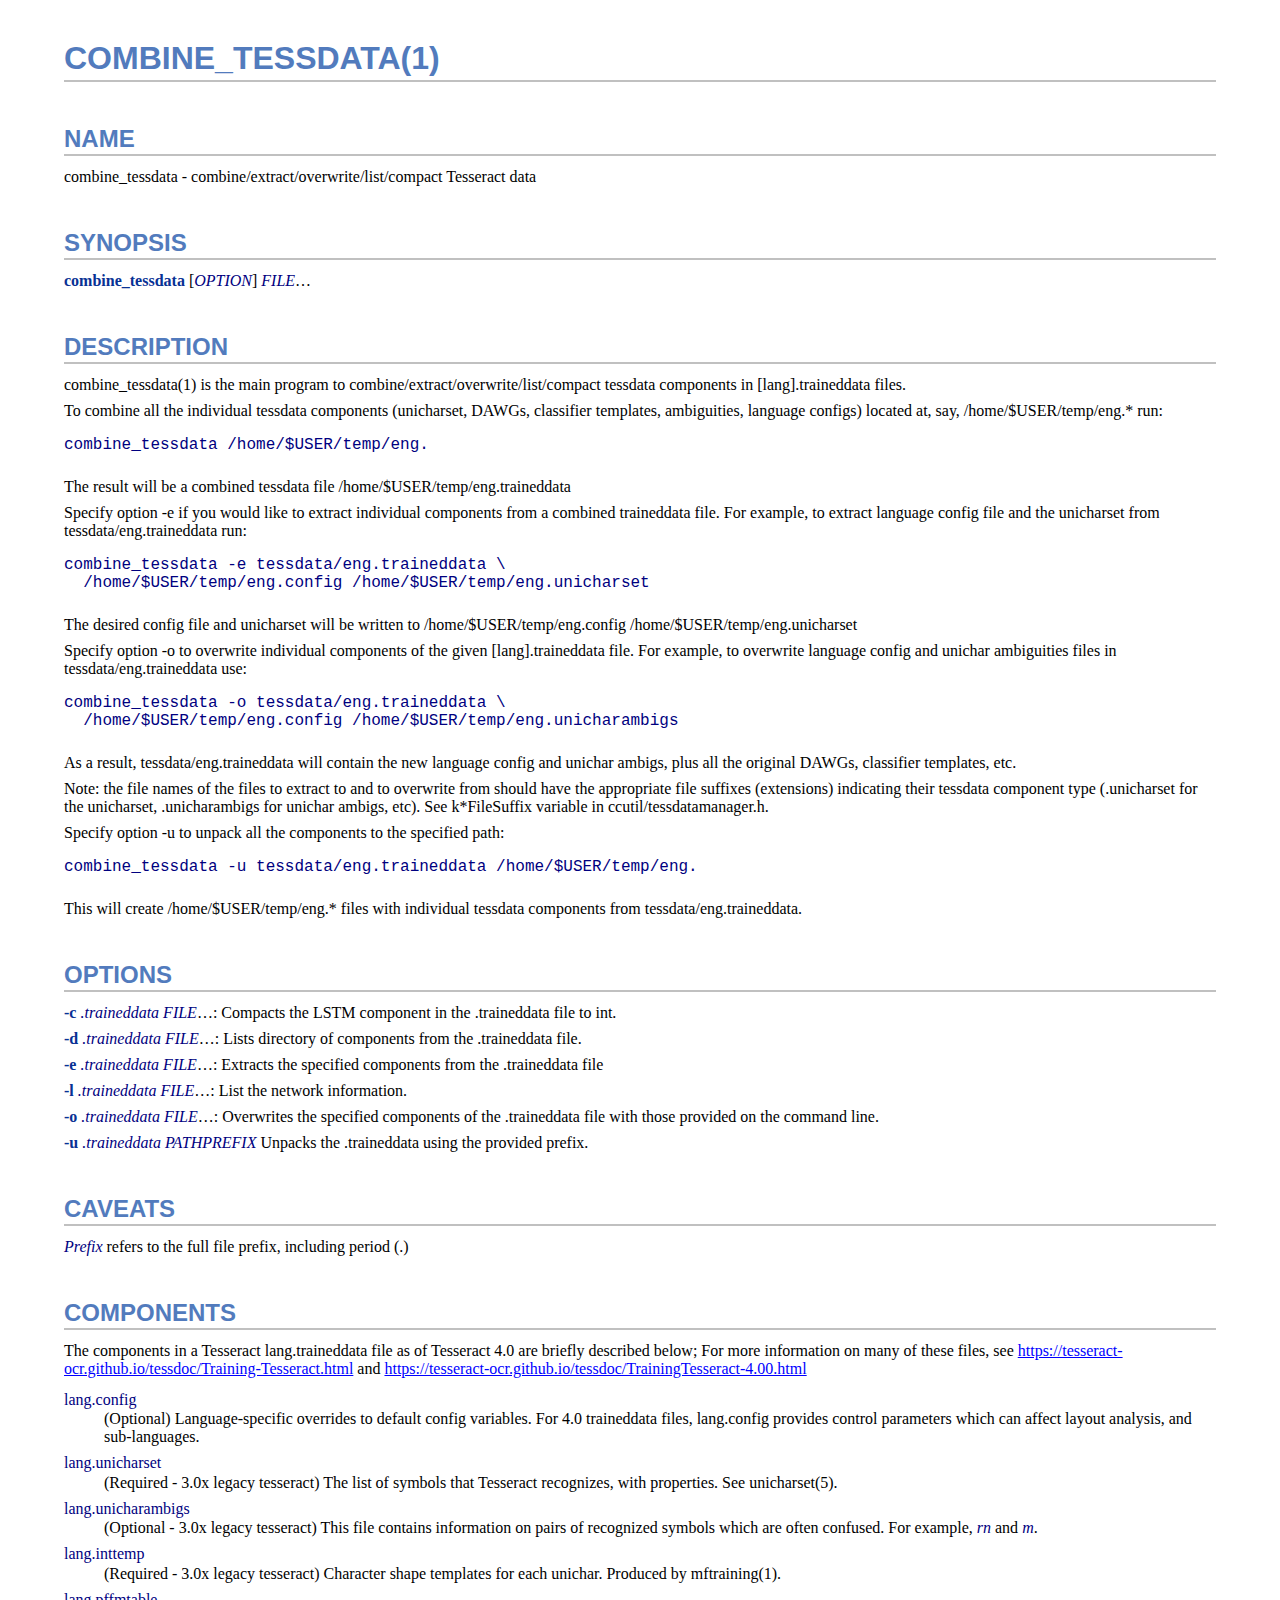
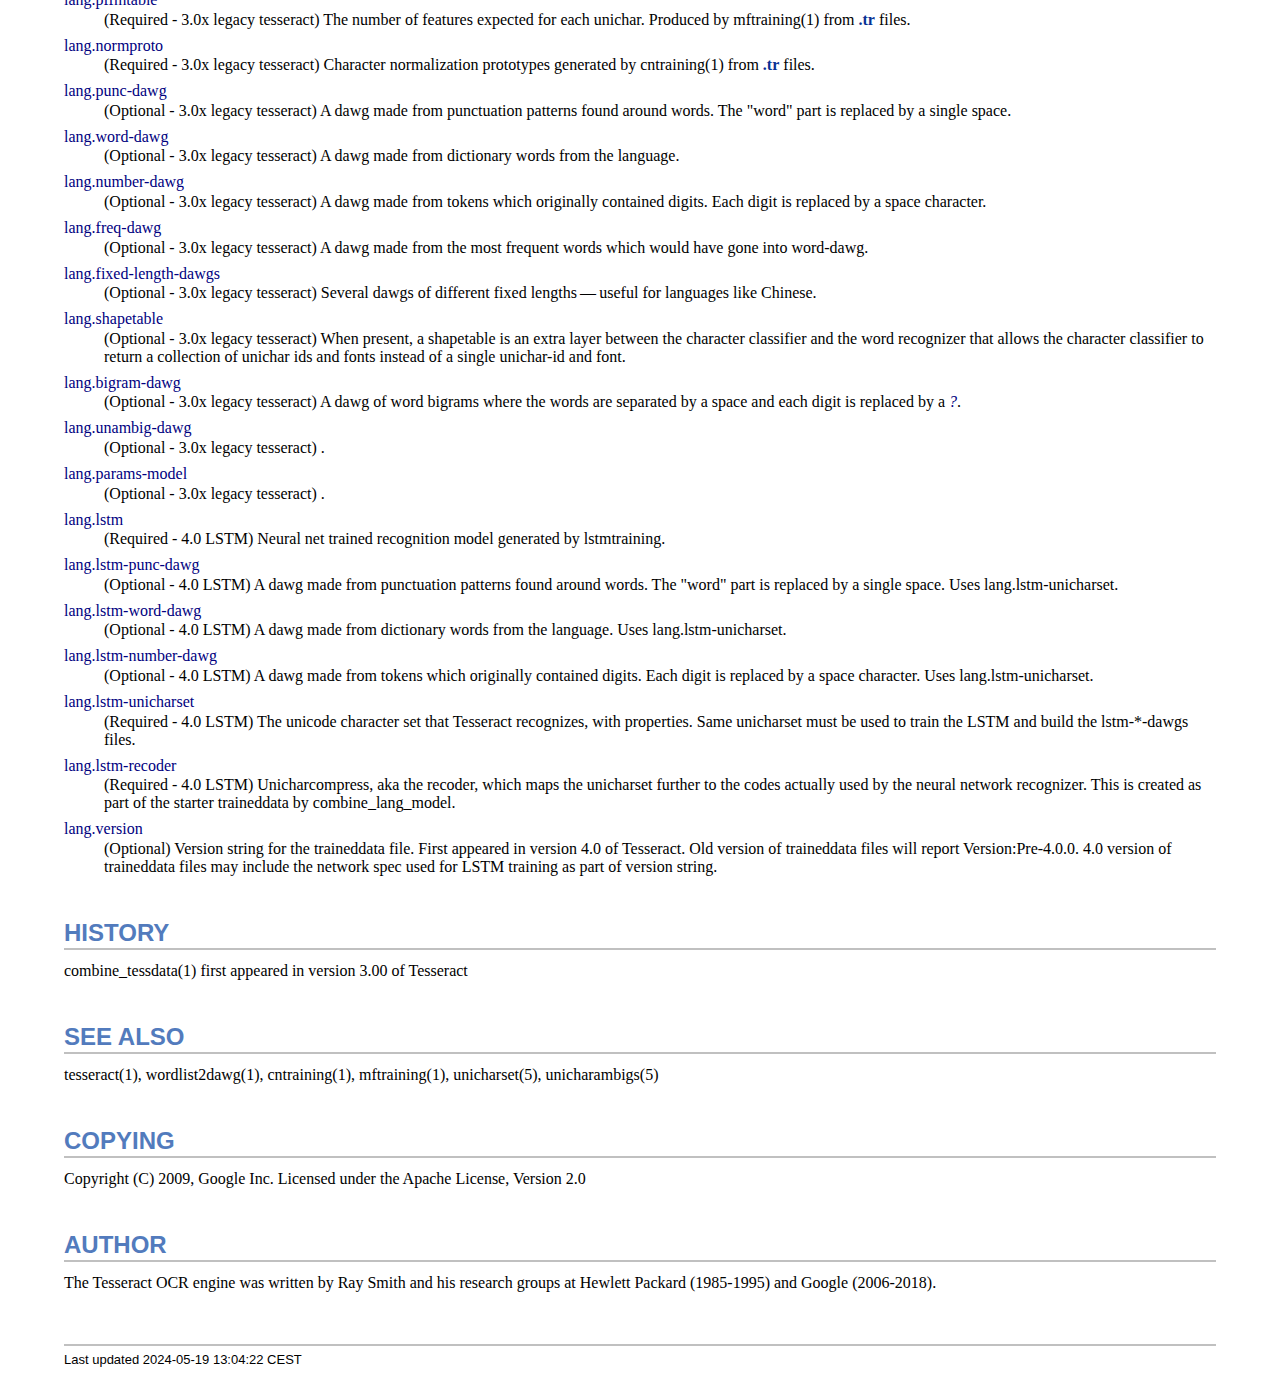
<file: tesseract/combine_tessdata.1.html>
<!DOCTYPE html>
<html lang="en">
<head>
<meta http-equiv="Content-Type" content="text/html; charset=UTF-8">
<meta name="generator" content="AsciiDoc 10.2.0">
<title>COMBINE_TESSDATA(1)</title>
<style type="text/css">
/* Shared CSS for AsciiDoc xhtml11 and html5 backends */

/* Default font. */
body {
  font-family: Georgia,serif;
}

/* Title font. */
h1, h2, h3, h4, h5, h6,
div.title, caption.title,
thead, p.table.header,
#toctitle,
#author, #revnumber, #revdate, #revremark,
#footer {
  font-family: Arial,Helvetica,sans-serif;
}

body {
  margin: 1em 5% 1em 5%;
}

a {
  color: blue;
  text-decoration: underline;
}
a:visited {
  color: fuchsia;
}

em {
  font-style: italic;
  color: navy;
}

strong {
  font-weight: bold;
  color: #083194;
}

h1, h2, h3, h4, h5, h6 {
  color: #527bbd;
  margin-top: 1.2em;
  margin-bottom: 0.5em;
  line-height: 1.3;
}

h1, h2, h3 {
  border-bottom: 2px solid silver;
}
h2 {
  padding-top: 0.5em;
}
h3 {
  float: left;
}
h3 + * {
  clear: left;
}
h5 {
  font-size: 1.0em;
}

div.sectionbody {
  margin-left: 0;
}

hr {
  border: 1px solid silver;
}

p {
  margin-top: 0.5em;
  margin-bottom: 0.5em;
}

ul, ol, li > p {
  margin-top: 0;
}
ul > li     { color: #aaa; }
ul > li > * { color: black; }

.monospaced, code, pre {
  font-family: "Courier New", Courier, monospace;
  font-size: inherit;
  color: navy;
  padding: 0;
  margin: 0;
}
pre {
  white-space: pre-wrap;
}

#author {
  color: #527bbd;
  font-weight: bold;
  font-size: 1.1em;
}
#email {
}
#revnumber, #revdate, #revremark {
}

#footer {
  font-size: small;
  border-top: 2px solid silver;
  padding-top: 0.5em;
  margin-top: 4.0em;
}
#footer-text {
  float: left;
  padding-bottom: 0.5em;
}
#footer-badges {
  float: right;
  padding-bottom: 0.5em;
}

#preamble {
  margin-top: 1.5em;
  margin-bottom: 1.5em;
}
div.imageblock, div.exampleblock, div.verseblock,
div.quoteblock, div.literalblock, div.listingblock, div.sidebarblock,
div.admonitionblock {
  margin-top: 1.0em;
  margin-bottom: 1.5em;
}
div.admonitionblock {
  margin-top: 2.0em;
  margin-bottom: 2.0em;
  margin-right: 10%;
  color: #606060;
}

div.content { /* Block element content. */
  padding: 0;
}

/* Block element titles. */
div.title, caption.title {
  color: #527bbd;
  font-weight: bold;
  text-align: left;
  margin-top: 1.0em;
  margin-bottom: 0.5em;
}
div.title + * {
  margin-top: 0;
}

td div.title:first-child {
  margin-top: 0.0em;
}
div.content div.title:first-child {
  margin-top: 0.0em;
}
div.content + div.title {
  margin-top: 0.0em;
}

div.sidebarblock > div.content {
  background: #ffffee;
  border: 1px solid #dddddd;
  border-left: 4px solid #f0f0f0;
  padding: 0.5em;
}

div.listingblock > div.content {
  border: 1px solid #dddddd;
  border-left: 5px solid #f0f0f0;
  background: #f8f8f8;
  padding: 0.5em;
}

div.quoteblock, div.verseblock {
  padding-left: 1.0em;
  margin-left: 1.0em;
  margin-right: 10%;
  border-left: 5px solid #f0f0f0;
  color: #888;
}

div.quoteblock > div.attribution {
  padding-top: 0.5em;
  text-align: right;
}

div.verseblock > pre.content {
  font-family: inherit;
  font-size: inherit;
}
div.verseblock > div.attribution {
  padding-top: 0.75em;
  text-align: left;
}
/* DEPRECATED: Pre version 8.2.7 verse style literal block. */
div.verseblock + div.attribution {
  text-align: left;
}

div.admonitionblock .icon {
  vertical-align: top;
  font-size: 1.1em;
  font-weight: bold;
  text-decoration: underline;
  color: #527bbd;
  padding-right: 0.5em;
}
div.admonitionblock td.content {
  padding-left: 0.5em;
  border-left: 3px solid #dddddd;
}

div.exampleblock > div.content {
  border-left: 3px solid #dddddd;
  padding-left: 0.5em;
}

div.imageblock div.content { padding-left: 0; }
span.image img { border-style: none; vertical-align: text-bottom; }
a.image:visited { color: white; }

dl {
  margin-top: 0.8em;
  margin-bottom: 0.8em;
}
dt {
  margin-top: 0.5em;
  margin-bottom: 0;
  font-style: normal;
  color: navy;
}
dd > *:first-child {
  margin-top: 0.1em;
}

ul, ol {
    list-style-position: outside;
}
ol.arabic {
  list-style-type: decimal;
}
ol.loweralpha {
  list-style-type: lower-alpha;
}
ol.upperalpha {
  list-style-type: upper-alpha;
}
ol.lowerroman {
  list-style-type: lower-roman;
}
ol.upperroman {
  list-style-type: upper-roman;
}

div.compact ul, div.compact ol,
div.compact p, div.compact p,
div.compact div, div.compact div {
  margin-top: 0.1em;
  margin-bottom: 0.1em;
}

tfoot {
  font-weight: bold;
}
td > div.verse {
  white-space: pre;
}

div.hdlist {
  margin-top: 0.8em;
  margin-bottom: 0.8em;
}
div.hdlist tr {
  padding-bottom: 15px;
}
dt.hdlist1.strong, td.hdlist1.strong {
  font-weight: bold;
}
td.hdlist1 {
  vertical-align: top;
  font-style: normal;
  padding-right: 0.8em;
  color: navy;
}
td.hdlist2 {
  vertical-align: top;
}
div.hdlist.compact tr {
  margin: 0;
  padding-bottom: 0;
}

.comment {
  background: yellow;
}

.footnote, .footnoteref {
  font-size: 0.8em;
}

span.footnote, span.footnoteref {
  vertical-align: super;
}

#footnotes {
  margin: 20px 0 20px 0;
  padding: 7px 0 0 0;
}

#footnotes div.footnote {
  margin: 0 0 5px 0;
}

#footnotes hr {
  border: none;
  border-top: 1px solid silver;
  height: 1px;
  text-align: left;
  margin-left: 0;
  width: 20%;
  min-width: 100px;
}

div.colist td {
  padding-right: 0.5em;
  padding-bottom: 0.3em;
  vertical-align: top;
}
div.colist td img {
  margin-top: 0.3em;
}

@media print {
  #footer-badges { display: none; }
}

#toc {
  margin-bottom: 2.5em;
}

#toctitle {
  color: #527bbd;
  font-size: 1.1em;
  font-weight: bold;
  margin-top: 1.0em;
  margin-bottom: 0.1em;
}

div.toclevel0, div.toclevel1, div.toclevel2, div.toclevel3, div.toclevel4 {
  margin-top: 0;
  margin-bottom: 0;
}
div.toclevel2 {
  margin-left: 2em;
  font-size: 0.9em;
}
div.toclevel3 {
  margin-left: 4em;
  font-size: 0.9em;
}
div.toclevel4 {
  margin-left: 6em;
  font-size: 0.9em;
}

span.aqua { color: aqua; }
span.black { color: black; }
span.blue { color: blue; }
span.fuchsia { color: fuchsia; }
span.gray { color: gray; }
span.green { color: green; }
span.lime { color: lime; }
span.maroon { color: maroon; }
span.navy { color: navy; }
span.olive { color: olive; }
span.purple { color: purple; }
span.red { color: red; }
span.silver { color: silver; }
span.teal { color: teal; }
span.white { color: white; }
span.yellow { color: yellow; }

span.aqua-background { background: aqua; }
span.black-background { background: black; }
span.blue-background { background: blue; }
span.fuchsia-background { background: fuchsia; }
span.gray-background { background: gray; }
span.green-background { background: green; }
span.lime-background { background: lime; }
span.maroon-background { background: maroon; }
span.navy-background { background: navy; }
span.olive-background { background: olive; }
span.purple-background { background: purple; }
span.red-background { background: red; }
span.silver-background { background: silver; }
span.teal-background { background: teal; }
span.white-background { background: white; }
span.yellow-background { background: yellow; }

span.big { font-size: 2em; }
span.small { font-size: 0.6em; }

span.underline { text-decoration: underline; }
span.overline { text-decoration: overline; }
span.line-through { text-decoration: line-through; }

div.unbreakable { page-break-inside: avoid; }


/*
 * xhtml11 specific
 *
 * */

div.tableblock {
  margin-top: 1.0em;
  margin-bottom: 1.5em;
}
div.tableblock > table {
  border: 3px solid #527bbd;
}
thead, p.table.header {
  font-weight: bold;
  color: #527bbd;
}
p.table {
  margin-top: 0;
}
/* Because the table frame attribute is overridden by CSS in most browsers. */
div.tableblock > table[frame="void"] {
  border-style: none;
}
div.tableblock > table[frame="hsides"] {
  border-left-style: none;
  border-right-style: none;
}
div.tableblock > table[frame="vsides"] {
  border-top-style: none;
  border-bottom-style: none;
}


/*
 * html5 specific
 *
 * */

table.tableblock {
  margin-top: 1.0em;
  margin-bottom: 1.5em;
}
thead, p.tableblock.header {
  font-weight: bold;
  color: #527bbd;
}
p.tableblock {
  margin-top: 0;
}
table.tableblock {
  border-width: 3px;
  border-spacing: 0px;
  border-style: solid;
  border-color: #527bbd;
  border-collapse: collapse;
}
th.tableblock, td.tableblock {
  border-width: 1px;
  padding: 4px;
  border-style: solid;
  border-color: #527bbd;
}

table.tableblock.frame-topbot {
  border-left-style: hidden;
  border-right-style: hidden;
}
table.tableblock.frame-sides {
  border-top-style: hidden;
  border-bottom-style: hidden;
}
table.tableblock.frame-none {
  border-style: hidden;
}

th.tableblock.halign-left, td.tableblock.halign-left {
  text-align: left;
}
th.tableblock.halign-center, td.tableblock.halign-center {
  text-align: center;
}
th.tableblock.halign-right, td.tableblock.halign-right {
  text-align: right;
}

th.tableblock.valign-top, td.tableblock.valign-top {
  vertical-align: top;
}
th.tableblock.valign-middle, td.tableblock.valign-middle {
  vertical-align: middle;
}
th.tableblock.valign-bottom, td.tableblock.valign-bottom {
  vertical-align: bottom;
}


/*
 * manpage specific
 *
 * */

body.manpage h1 {
  padding-top: 0.5em;
  padding-bottom: 0.5em;
  border-top: 2px solid silver;
  border-bottom: 2px solid silver;
}
body.manpage h2 {
  border-style: none;
}
body.manpage div.sectionbody {
  margin-left: 3em;
}

@media print {
  body.manpage div#toc { display: none; }
}


</style>
<script type="text/javascript">
/*<![CDATA[*/
var asciidoc = {  // Namespace.

/////////////////////////////////////////////////////////////////////
// Table Of Contents generator
/////////////////////////////////////////////////////////////////////

/* Author: Mihai Bazon, September 2002
 * http://students.infoiasi.ro/~mishoo
 *
 * Table Of Content generator
 * Version: 0.4
 *
 * Feel free to use this script under the terms of the GNU General Public
 * License, as long as you do not remove or alter this notice.
 */

 /* modified by Troy D. Hanson, September 2006. License: GPL */
 /* modified by Stuart Rackham, 2006, 2009. License: GPL */

// toclevels = 1..4.
toc: function (toclevels) {

  function getText(el) {
    var text = "";
    for (var i = el.firstChild; i != null; i = i.nextSibling) {
      if (i.nodeType == 3 /* Node.TEXT_NODE */) // IE doesn't speak constants.
        text += i.data;
      else if (i.firstChild != null)
        text += getText(i);
    }
    return text;
  }

  function TocEntry(el, text, toclevel) {
    this.element = el;
    this.text = text;
    this.toclevel = toclevel;
  }

  function tocEntries(el, toclevels) {
    var result = new Array;
    var re = new RegExp('[hH]([1-'+(toclevels+1)+'])');
    // Function that scans the DOM tree for header elements (the DOM2
    // nodeIterator API would be a better technique but not supported by all
    // browsers).
    var iterate = function (el) {
      for (var i = el.firstChild; i != null; i = i.nextSibling) {
        if (i.nodeType == 1 /* Node.ELEMENT_NODE */) {
          var mo = re.exec(i.tagName);
          if (mo && (i.getAttribute("class") || i.getAttribute("className")) != "float") {
            result[result.length] = new TocEntry(i, getText(i), mo[1]-1);
          }
          iterate(i);
        }
      }
    }
    iterate(el);
    return result;
  }

  var toc = document.getElementById("toc");
  if (!toc) {
    return;
  }

  // Delete existing TOC entries in case we're reloading the TOC.
  var tocEntriesToRemove = [];
  var i;
  for (i = 0; i < toc.childNodes.length; i++) {
    var entry = toc.childNodes[i];
    if (entry.nodeName.toLowerCase() == 'div'
     && entry.getAttribute("class")
     && entry.getAttribute("class").match(/^toclevel/))
      tocEntriesToRemove.push(entry);
  }
  for (i = 0; i < tocEntriesToRemove.length; i++) {
    toc.removeChild(tocEntriesToRemove[i]);
  }

  // Rebuild TOC entries.
  var entries = tocEntries(document.getElementById("content"), toclevels);
  for (var i = 0; i < entries.length; ++i) {
    var entry = entries[i];
    if (entry.element.id == "")
      entry.element.id = "_toc_" + i;
    var a = document.createElement("a");
    a.href = "#" + entry.element.id;
    a.appendChild(document.createTextNode(entry.text));
    var div = document.createElement("div");
    div.appendChild(a);
    div.className = "toclevel" + entry.toclevel;
    toc.appendChild(div);
  }
  if (entries.length == 0)
    toc.parentNode.removeChild(toc);
},


/////////////////////////////////////////////////////////////////////
// Footnotes generator
/////////////////////////////////////////////////////////////////////

/* Based on footnote generation code from:
 * http://www.brandspankingnew.net/archive/2005/07/format_footnote.html
 */

footnotes: function () {
  // Delete existing footnote entries in case we're reloading the footnodes.
  var i;
  var noteholder = document.getElementById("footnotes");
  if (!noteholder) {
    return;
  }
  var entriesToRemove = [];
  for (i = 0; i < noteholder.childNodes.length; i++) {
    var entry = noteholder.childNodes[i];
    if (entry.nodeName.toLowerCase() == 'div' && entry.getAttribute("class") == "footnote")
      entriesToRemove.push(entry);
  }
  for (i = 0; i < entriesToRemove.length; i++) {
    noteholder.removeChild(entriesToRemove[i]);
  }

  // Rebuild footnote entries.
  var cont = document.getElementById("content");
  var spans = cont.getElementsByTagName("span");
  var refs = {};
  var n = 0;
  for (i=0; i<spans.length; i++) {
    if (spans[i].className == "footnote") {
      n++;
      var note = spans[i].getAttribute("data-note");
      if (!note) {
        // Use [\s\S] in place of . so multi-line matches work.
        // Because JavaScript has no s (dotall) regex flag.
        note = spans[i].innerHTML.match(/\s*\[([\s\S]*)]\s*/)[1];
        spans[i].innerHTML =
          "[<a id='_footnoteref_" + n + "' href='#_footnote_" + n +
          "' title='View footnote' class='footnote'>" + n + "</a>]";
        spans[i].setAttribute("data-note", note);
      }
      noteholder.innerHTML +=
        "<div class='footnote' id='_footnote_" + n + "'>" +
        "<a href='#_footnoteref_" + n + "' title='Return to text'>" +
        n + "</a>. " + note + "</div>";
      var id =spans[i].getAttribute("id");
      if (id != null) refs["#"+id] = n;
    }
  }
  if (n == 0)
    noteholder.parentNode.removeChild(noteholder);
  else {
    // Process footnoterefs.
    for (i=0; i<spans.length; i++) {
      if (spans[i].className == "footnoteref") {
        var href = spans[i].getElementsByTagName("a")[0].getAttribute("href");
        href = href.match(/#.*/)[0];  // Because IE return full URL.
        n = refs[href];
        spans[i].innerHTML =
          "[<a href='#_footnote_" + n +
          "' title='View footnote' class='footnote'>" + n + "</a>]";
      }
    }
  }
},

install: function(toclevels) {
  var timerId;

  function reinstall() {
    asciidoc.footnotes();
    if (toclevels) {
      asciidoc.toc(toclevels);
    }
  }

  function reinstallAndRemoveTimer() {
    clearInterval(timerId);
    reinstall();
  }

  timerId = setInterval(reinstall, 500);
  if (document.addEventListener)
    document.addEventListener("DOMContentLoaded", reinstallAndRemoveTimer, false);
  else
    window.onload = reinstallAndRemoveTimer;
}

}
asciidoc.install();
/*]]>*/
</script>
</head>
<body class="article">
<div id="header">
<h1>COMBINE_TESSDATA(1)</h1>
</div>
<div id="content">
<div class="sect1">
<h2 id="_name">NAME</h2>
<div class="sectionbody">
<div class="paragraph"><p>combine_tessdata - combine/extract/overwrite/list/compact Tesseract data</p></div>
</div>
</div>
<div class="sect1">
<h2 id="_synopsis">SYNOPSIS</h2>
<div class="sectionbody">
<div class="paragraph"><p><strong>combine_tessdata</strong> [<em>OPTION</em>] <em>FILE</em>&#8230;</p></div>
</div>
</div>
<div class="sect1">
<h2 id="_description">DESCRIPTION</h2>
<div class="sectionbody">
<div class="paragraph"><p>combine_tessdata(1) is the main program to combine/extract/overwrite/list/compact
tessdata components in [lang].traineddata files.</p></div>
<div class="paragraph"><p>To combine all the individual tessdata components (unicharset, DAWGs,
classifier templates, ambiguities, language configs) located at, say,
/home/$USER/temp/eng.* run:</p></div>
<div class="literalblock">
<div class="content monospaced">
<pre>combine_tessdata /home/$USER/temp/eng.</pre>
</div></div>
<div class="paragraph"><p>The result will be a combined tessdata file /home/$USER/temp/eng.traineddata</p></div>
<div class="paragraph"><p>Specify option -e if you would like to extract individual components
from a combined traineddata file. For example, to extract language config
file and the unicharset from tessdata/eng.traineddata run:</p></div>
<div class="literalblock">
<div class="content monospaced">
<pre>combine_tessdata -e tessdata/eng.traineddata \
  /home/$USER/temp/eng.config /home/$USER/temp/eng.unicharset</pre>
</div></div>
<div class="paragraph"><p>The desired config file and unicharset will be written to
/home/$USER/temp/eng.config /home/$USER/temp/eng.unicharset</p></div>
<div class="paragraph"><p>Specify option -o to overwrite individual components of the given
[lang].traineddata file. For example, to overwrite language config
and unichar ambiguities files in tessdata/eng.traineddata use:</p></div>
<div class="literalblock">
<div class="content monospaced">
<pre>combine_tessdata -o tessdata/eng.traineddata \
  /home/$USER/temp/eng.config /home/$USER/temp/eng.unicharambigs</pre>
</div></div>
<div class="paragraph"><p>As a result, tessdata/eng.traineddata will contain the new language config
and unichar ambigs, plus all the original DAWGs, classifier templates, etc.</p></div>
<div class="paragraph"><p>Note: the file names of the files to extract to and to overwrite from should
have the appropriate file suffixes (extensions) indicating their tessdata
component type (.unicharset for the unicharset, .unicharambigs for unichar
ambigs, etc). See k*FileSuffix variable in ccutil/tessdatamanager.h.</p></div>
<div class="paragraph"><p>Specify option -u to unpack all the components to the specified path:</p></div>
<div class="literalblock">
<div class="content monospaced">
<pre>combine_tessdata -u tessdata/eng.traineddata /home/$USER/temp/eng.</pre>
</div></div>
<div class="paragraph"><p>This will create  /home/$USER/temp/eng.* files with individual tessdata
components from tessdata/eng.traineddata.</p></div>
</div>
</div>
<div class="sect1">
<h2 id="_options">OPTIONS</h2>
<div class="sectionbody">
<div class="paragraph"><p><strong>-c</strong> <em>.traineddata</em> <em>FILE</em>&#8230;:
    Compacts the LSTM component in the .traineddata file to int.</p></div>
<div class="paragraph"><p><strong>-d</strong> <em>.traineddata</em> <em>FILE</em>&#8230;:
    Lists directory of components from the .traineddata file.</p></div>
<div class="paragraph"><p><strong>-e</strong> <em>.traineddata</em> <em>FILE</em>&#8230;:
    Extracts the specified components from the .traineddata file</p></div>
<div class="paragraph"><p><strong>-l</strong> <em>.traineddata</em> <em>FILE</em>&#8230;:
   List the network information.</p></div>
<div class="paragraph"><p><strong>-o</strong> <em>.traineddata</em> <em>FILE</em>&#8230;:
    Overwrites the specified components of the .traineddata file
    with those provided on the command line.</p></div>
<div class="paragraph"><p><strong>-u</strong> <em>.traineddata</em> <em>PATHPREFIX</em>
    Unpacks the .traineddata using the provided prefix.</p></div>
</div>
</div>
<div class="sect1">
<h2 id="_caveats">CAVEATS</h2>
<div class="sectionbody">
<div class="paragraph"><p><em>Prefix</em> refers to the full file prefix, including period (.)</p></div>
</div>
</div>
<div class="sect1">
<h2 id="_components">COMPONENTS</h2>
<div class="sectionbody">
<div class="paragraph"><p>The components in a Tesseract lang.traineddata file as of
Tesseract 4.0 are briefly described below; For more information on
many of these files, see
<a href="https://tesseract-ocr.github.io/tessdoc/Training-Tesseract.html">https://tesseract-ocr.github.io/tessdoc/Training-Tesseract.html</a>
and
<a href="https://tesseract-ocr.github.io/tessdoc/TrainingTesseract-4.00.html">https://tesseract-ocr.github.io/tessdoc/TrainingTesseract-4.00.html</a></p></div>
<div class="dlist"><dl>
<dt class="hdlist1">
lang.config
</dt>
<dd>
<p>
  (Optional) Language-specific overrides to default config variables.
  For 4.0 traineddata files, lang.config provides control parameters which
  can affect layout analysis, and sub-languages.
</p>
</dd>
<dt class="hdlist1">
lang.unicharset
</dt>
<dd>
<p>
  (Required - 3.0x  legacy tesseract) The list of symbols that Tesseract recognizes, with properties.
  See unicharset(5).
</p>
</dd>
<dt class="hdlist1">
lang.unicharambigs
</dt>
<dd>
<p>
  (Optional - 3.0x  legacy tesseract) This file contains information on pairs of recognized symbols
  which are often confused.  For example, <em>rn</em> and <em>m</em>.
</p>
</dd>
<dt class="hdlist1">
lang.inttemp
</dt>
<dd>
<p>
  (Required - 3.0x  legacy tesseract) Character shape templates for each unichar.  Produced by
  mftraining(1).
</p>
</dd>
<dt class="hdlist1">
lang.pffmtable
</dt>
<dd>
<p>
  (Required - 3.0x  legacy tesseract) The number of features expected for each unichar.
  Produced by mftraining(1) from <strong>.tr</strong> files.
</p>
</dd>
<dt class="hdlist1">
lang.normproto
</dt>
<dd>
<p>
  (Required - 3.0x  legacy tesseract) Character normalization prototypes generated by cntraining(1)
  from <strong>.tr</strong> files.
</p>
</dd>
<dt class="hdlist1">
lang.punc-dawg
</dt>
<dd>
<p>
  (Optional - 3.0x  legacy tesseract) A dawg made from punctuation patterns found around words.
  The "word" part is replaced by a single space.
</p>
</dd>
<dt class="hdlist1">
lang.word-dawg
</dt>
<dd>
<p>
  (Optional - 3.0x  legacy tesseract) A dawg made from dictionary words from the language.
</p>
</dd>
<dt class="hdlist1">
lang.number-dawg
</dt>
<dd>
<p>
  (Optional - 3.0x  legacy tesseract) A dawg made from tokens which originally contained digits.
  Each digit is replaced by a space character.
</p>
</dd>
<dt class="hdlist1">
lang.freq-dawg
</dt>
<dd>
<p>
  (Optional - 3.0x  legacy tesseract) A dawg made from the most frequent words which would have
  gone into word-dawg.
</p>
</dd>
<dt class="hdlist1">
lang.fixed-length-dawgs
</dt>
<dd>
<p>
  (Optional - 3.0x  legacy tesseract) Several dawgs of different fixed lengths&#8201;&#8212;&#8201;useful for
  languages like Chinese.
</p>
</dd>
<dt class="hdlist1">
lang.shapetable
</dt>
<dd>
<p>
  (Optional - 3.0x  legacy tesseract) When present, a shapetable is an extra layer between the character
  classifier and the word recognizer that allows the character classifier to
  return a collection of unichar ids and fonts instead of a single unichar-id
  and font.
</p>
</dd>
<dt class="hdlist1">
lang.bigram-dawg
</dt>
<dd>
<p>
  (Optional - 3.0x  legacy tesseract) A dawg of word bigrams where the words are separated by a space
  and each digit is replaced by a <em>?</em>.
</p>
</dd>
<dt class="hdlist1">
lang.unambig-dawg
</dt>
<dd>
<p>
  (Optional - 3.0x  legacy tesseract) .
</p>
</dd>
<dt class="hdlist1">
lang.params-model
</dt>
<dd>
<p>
  (Optional - 3.0x  legacy tesseract) .
</p>
</dd>
<dt class="hdlist1">
lang.lstm
</dt>
<dd>
<p>
  (Required - 4.0 LSTM) Neural net trained recognition model generated by lstmtraining.
</p>
</dd>
<dt class="hdlist1">
lang.lstm-punc-dawg
</dt>
<dd>
<p>
  (Optional - 4.0 LSTM) A dawg made from punctuation patterns found around words.
  The "word" part is replaced by a single space. Uses lang.lstm-unicharset.
</p>
</dd>
<dt class="hdlist1">
lang.lstm-word-dawg
</dt>
<dd>
<p>
  (Optional - 4.0 LSTM) A dawg made from dictionary words from the language.
  Uses lang.lstm-unicharset.
</p>
</dd>
<dt class="hdlist1">
lang.lstm-number-dawg
</dt>
<dd>
<p>
  (Optional - 4.0 LSTM) A dawg made from tokens which originally contained digits.
  Each digit is replaced by a space character. Uses lang.lstm-unicharset.
</p>
</dd>
<dt class="hdlist1">
lang.lstm-unicharset
</dt>
<dd>
<p>
  (Required - 4.0 LSTM) The unicode character set that Tesseract recognizes, with properties.
  Same unicharset must be used to train the LSTM and build the lstm-*-dawgs files.
</p>
</dd>
<dt class="hdlist1">
lang.lstm-recoder
</dt>
<dd>
<p>
  (Required - 4.0 LSTM) Unicharcompress, aka the recoder, which maps the unicharset
  further to the codes actually used by the neural network recognizer. This is created as
  part of the starter traineddata by combine_lang_model.
</p>
</dd>
<dt class="hdlist1">
lang.version
</dt>
<dd>
<p>
  (Optional) Version string for the traineddata file.
  First appeared in version 4.0 of Tesseract.
  Old version of traineddata files will report Version:Pre-4.0.0.
  4.0 version of traineddata files may include the network spec
  used for LSTM training as part of version string.
</p>
</dd>
</dl></div>
</div>
</div>
<div class="sect1">
<h2 id="_history">HISTORY</h2>
<div class="sectionbody">
<div class="paragraph"><p>combine_tessdata(1) first appeared in version 3.00 of Tesseract</p></div>
</div>
</div>
<div class="sect1">
<h2 id="_see_also">SEE ALSO</h2>
<div class="sectionbody">
<div class="paragraph"><p>tesseract(1), wordlist2dawg(1), cntraining(1), mftraining(1), unicharset(5),
unicharambigs(5)</p></div>
</div>
</div>
<div class="sect1">
<h2 id="_copying">COPYING</h2>
<div class="sectionbody">
<div class="paragraph"><p>Copyright (C) 2009, Google Inc.
Licensed under the Apache License, Version 2.0</p></div>
</div>
</div>
<div class="sect1">
<h2 id="_author">AUTHOR</h2>
<div class="sectionbody">
<div class="paragraph"><p>The Tesseract OCR engine was written by Ray Smith and his research groups
at Hewlett Packard (1985-1995) and Google (2006-2018).</p></div>
</div>
</div>
</div>
<div id="footnotes"><hr></div>
<div id="footer">
<div id="footer-text">
Last updated
 2024-05-19 13:04:22 CEST
</div>
</div>
</body>
</html>
</file>
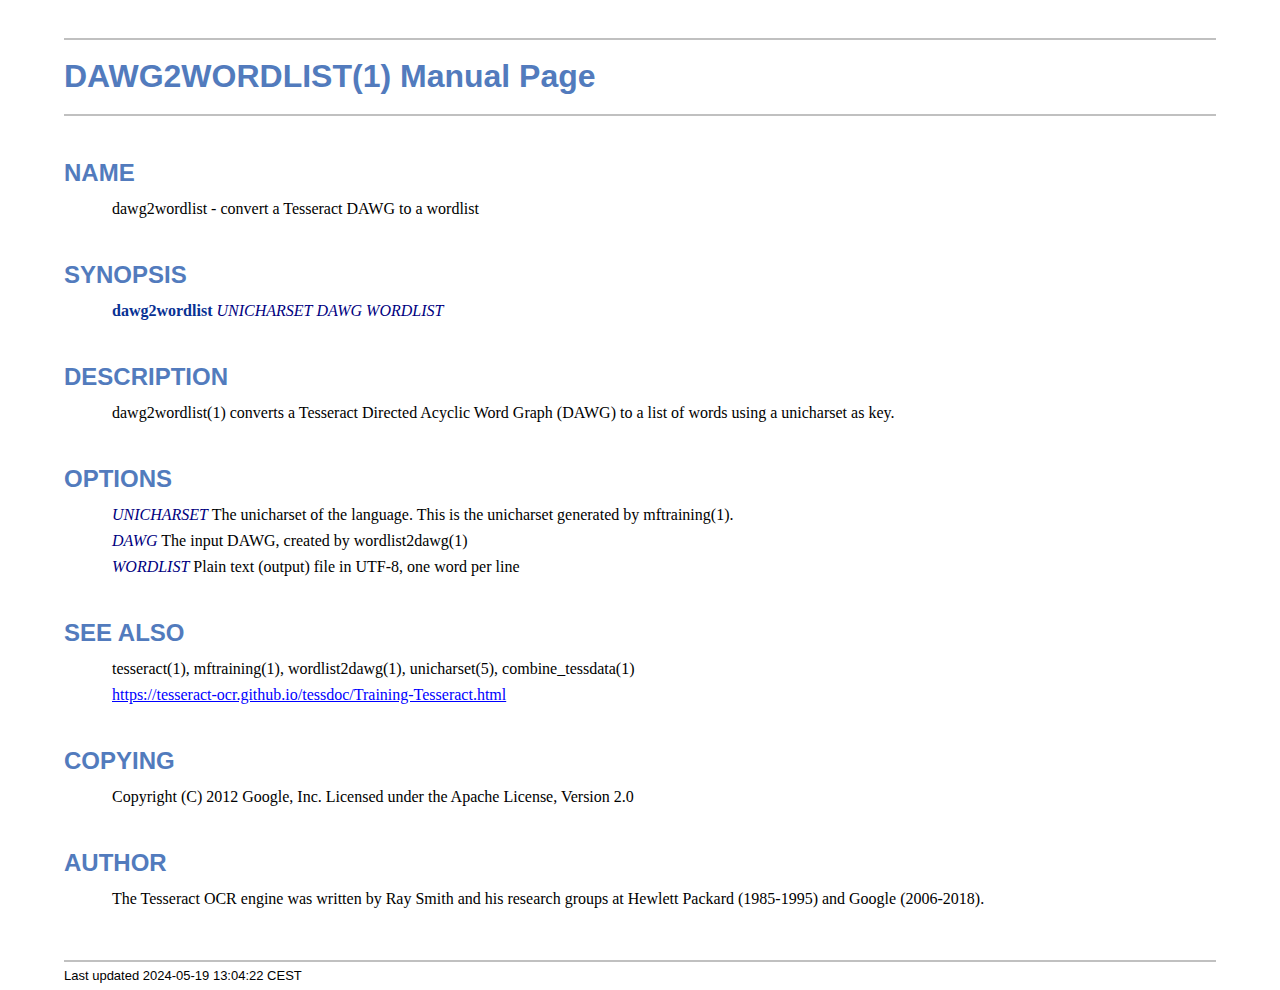
<file: tesseract/dawg2wordlist.1.html>
<!DOCTYPE html>
<html lang="en">
<head>
<meta http-equiv="Content-Type" content="text/html; charset=UTF-8">
<meta name="generator" content="AsciiDoc 10.2.0">
<title>DAWG2WORDLIST(1)</title>
<style type="text/css">
/* Shared CSS for AsciiDoc xhtml11 and html5 backends */

/* Default font. */
body {
  font-family: Georgia,serif;
}

/* Title font. */
h1, h2, h3, h4, h5, h6,
div.title, caption.title,
thead, p.table.header,
#toctitle,
#author, #revnumber, #revdate, #revremark,
#footer {
  font-family: Arial,Helvetica,sans-serif;
}

body {
  margin: 1em 5% 1em 5%;
}

a {
  color: blue;
  text-decoration: underline;
}
a:visited {
  color: fuchsia;
}

em {
  font-style: italic;
  color: navy;
}

strong {
  font-weight: bold;
  color: #083194;
}

h1, h2, h3, h4, h5, h6 {
  color: #527bbd;
  margin-top: 1.2em;
  margin-bottom: 0.5em;
  line-height: 1.3;
}

h1, h2, h3 {
  border-bottom: 2px solid silver;
}
h2 {
  padding-top: 0.5em;
}
h3 {
  float: left;
}
h3 + * {
  clear: left;
}
h5 {
  font-size: 1.0em;
}

div.sectionbody {
  margin-left: 0;
}

hr {
  border: 1px solid silver;
}

p {
  margin-top: 0.5em;
  margin-bottom: 0.5em;
}

ul, ol, li > p {
  margin-top: 0;
}
ul > li     { color: #aaa; }
ul > li > * { color: black; }

.monospaced, code, pre {
  font-family: "Courier New", Courier, monospace;
  font-size: inherit;
  color: navy;
  padding: 0;
  margin: 0;
}
pre {
  white-space: pre-wrap;
}

#author {
  color: #527bbd;
  font-weight: bold;
  font-size: 1.1em;
}
#email {
}
#revnumber, #revdate, #revremark {
}

#footer {
  font-size: small;
  border-top: 2px solid silver;
  padding-top: 0.5em;
  margin-top: 4.0em;
}
#footer-text {
  float: left;
  padding-bottom: 0.5em;
}
#footer-badges {
  float: right;
  padding-bottom: 0.5em;
}

#preamble {
  margin-top: 1.5em;
  margin-bottom: 1.5em;
}
div.imageblock, div.exampleblock, div.verseblock,
div.quoteblock, div.literalblock, div.listingblock, div.sidebarblock,
div.admonitionblock {
  margin-top: 1.0em;
  margin-bottom: 1.5em;
}
div.admonitionblock {
  margin-top: 2.0em;
  margin-bottom: 2.0em;
  margin-right: 10%;
  color: #606060;
}

div.content { /* Block element content. */
  padding: 0;
}

/* Block element titles. */
div.title, caption.title {
  color: #527bbd;
  font-weight: bold;
  text-align: left;
  margin-top: 1.0em;
  margin-bottom: 0.5em;
}
div.title + * {
  margin-top: 0;
}

td div.title:first-child {
  margin-top: 0.0em;
}
div.content div.title:first-child {
  margin-top: 0.0em;
}
div.content + div.title {
  margin-top: 0.0em;
}

div.sidebarblock > div.content {
  background: #ffffee;
  border: 1px solid #dddddd;
  border-left: 4px solid #f0f0f0;
  padding: 0.5em;
}

div.listingblock > div.content {
  border: 1px solid #dddddd;
  border-left: 5px solid #f0f0f0;
  background: #f8f8f8;
  padding: 0.5em;
}

div.quoteblock, div.verseblock {
  padding-left: 1.0em;
  margin-left: 1.0em;
  margin-right: 10%;
  border-left: 5px solid #f0f0f0;
  color: #888;
}

div.quoteblock > div.attribution {
  padding-top: 0.5em;
  text-align: right;
}

div.verseblock > pre.content {
  font-family: inherit;
  font-size: inherit;
}
div.verseblock > div.attribution {
  padding-top: 0.75em;
  text-align: left;
}
/* DEPRECATED: Pre version 8.2.7 verse style literal block. */
div.verseblock + div.attribution {
  text-align: left;
}

div.admonitionblock .icon {
  vertical-align: top;
  font-size: 1.1em;
  font-weight: bold;
  text-decoration: underline;
  color: #527bbd;
  padding-right: 0.5em;
}
div.admonitionblock td.content {
  padding-left: 0.5em;
  border-left: 3px solid #dddddd;
}

div.exampleblock > div.content {
  border-left: 3px solid #dddddd;
  padding-left: 0.5em;
}

div.imageblock div.content { padding-left: 0; }
span.image img { border-style: none; vertical-align: text-bottom; }
a.image:visited { color: white; }

dl {
  margin-top: 0.8em;
  margin-bottom: 0.8em;
}
dt {
  margin-top: 0.5em;
  margin-bottom: 0;
  font-style: normal;
  color: navy;
}
dd > *:first-child {
  margin-top: 0.1em;
}

ul, ol {
    list-style-position: outside;
}
ol.arabic {
  list-style-type: decimal;
}
ol.loweralpha {
  list-style-type: lower-alpha;
}
ol.upperalpha {
  list-style-type: upper-alpha;
}
ol.lowerroman {
  list-style-type: lower-roman;
}
ol.upperroman {
  list-style-type: upper-roman;
}

div.compact ul, div.compact ol,
div.compact p, div.compact p,
div.compact div, div.compact div {
  margin-top: 0.1em;
  margin-bottom: 0.1em;
}

tfoot {
  font-weight: bold;
}
td > div.verse {
  white-space: pre;
}

div.hdlist {
  margin-top: 0.8em;
  margin-bottom: 0.8em;
}
div.hdlist tr {
  padding-bottom: 15px;
}
dt.hdlist1.strong, td.hdlist1.strong {
  font-weight: bold;
}
td.hdlist1 {
  vertical-align: top;
  font-style: normal;
  padding-right: 0.8em;
  color: navy;
}
td.hdlist2 {
  vertical-align: top;
}
div.hdlist.compact tr {
  margin: 0;
  padding-bottom: 0;
}

.comment {
  background: yellow;
}

.footnote, .footnoteref {
  font-size: 0.8em;
}

span.footnote, span.footnoteref {
  vertical-align: super;
}

#footnotes {
  margin: 20px 0 20px 0;
  padding: 7px 0 0 0;
}

#footnotes div.footnote {
  margin: 0 0 5px 0;
}

#footnotes hr {
  border: none;
  border-top: 1px solid silver;
  height: 1px;
  text-align: left;
  margin-left: 0;
  width: 20%;
  min-width: 100px;
}

div.colist td {
  padding-right: 0.5em;
  padding-bottom: 0.3em;
  vertical-align: top;
}
div.colist td img {
  margin-top: 0.3em;
}

@media print {
  #footer-badges { display: none; }
}

#toc {
  margin-bottom: 2.5em;
}

#toctitle {
  color: #527bbd;
  font-size: 1.1em;
  font-weight: bold;
  margin-top: 1.0em;
  margin-bottom: 0.1em;
}

div.toclevel0, div.toclevel1, div.toclevel2, div.toclevel3, div.toclevel4 {
  margin-top: 0;
  margin-bottom: 0;
}
div.toclevel2 {
  margin-left: 2em;
  font-size: 0.9em;
}
div.toclevel3 {
  margin-left: 4em;
  font-size: 0.9em;
}
div.toclevel4 {
  margin-left: 6em;
  font-size: 0.9em;
}

span.aqua { color: aqua; }
span.black { color: black; }
span.blue { color: blue; }
span.fuchsia { color: fuchsia; }
span.gray { color: gray; }
span.green { color: green; }
span.lime { color: lime; }
span.maroon { color: maroon; }
span.navy { color: navy; }
span.olive { color: olive; }
span.purple { color: purple; }
span.red { color: red; }
span.silver { color: silver; }
span.teal { color: teal; }
span.white { color: white; }
span.yellow { color: yellow; }

span.aqua-background { background: aqua; }
span.black-background { background: black; }
span.blue-background { background: blue; }
span.fuchsia-background { background: fuchsia; }
span.gray-background { background: gray; }
span.green-background { background: green; }
span.lime-background { background: lime; }
span.maroon-background { background: maroon; }
span.navy-background { background: navy; }
span.olive-background { background: olive; }
span.purple-background { background: purple; }
span.red-background { background: red; }
span.silver-background { background: silver; }
span.teal-background { background: teal; }
span.white-background { background: white; }
span.yellow-background { background: yellow; }

span.big { font-size: 2em; }
span.small { font-size: 0.6em; }

span.underline { text-decoration: underline; }
span.overline { text-decoration: overline; }
span.line-through { text-decoration: line-through; }

div.unbreakable { page-break-inside: avoid; }


/*
 * xhtml11 specific
 *
 * */

div.tableblock {
  margin-top: 1.0em;
  margin-bottom: 1.5em;
}
div.tableblock > table {
  border: 3px solid #527bbd;
}
thead, p.table.header {
  font-weight: bold;
  color: #527bbd;
}
p.table {
  margin-top: 0;
}
/* Because the table frame attribute is overridden by CSS in most browsers. */
div.tableblock > table[frame="void"] {
  border-style: none;
}
div.tableblock > table[frame="hsides"] {
  border-left-style: none;
  border-right-style: none;
}
div.tableblock > table[frame="vsides"] {
  border-top-style: none;
  border-bottom-style: none;
}


/*
 * html5 specific
 *
 * */

table.tableblock {
  margin-top: 1.0em;
  margin-bottom: 1.5em;
}
thead, p.tableblock.header {
  font-weight: bold;
  color: #527bbd;
}
p.tableblock {
  margin-top: 0;
}
table.tableblock {
  border-width: 3px;
  border-spacing: 0px;
  border-style: solid;
  border-color: #527bbd;
  border-collapse: collapse;
}
th.tableblock, td.tableblock {
  border-width: 1px;
  padding: 4px;
  border-style: solid;
  border-color: #527bbd;
}

table.tableblock.frame-topbot {
  border-left-style: hidden;
  border-right-style: hidden;
}
table.tableblock.frame-sides {
  border-top-style: hidden;
  border-bottom-style: hidden;
}
table.tableblock.frame-none {
  border-style: hidden;
}

th.tableblock.halign-left, td.tableblock.halign-left {
  text-align: left;
}
th.tableblock.halign-center, td.tableblock.halign-center {
  text-align: center;
}
th.tableblock.halign-right, td.tableblock.halign-right {
  text-align: right;
}

th.tableblock.valign-top, td.tableblock.valign-top {
  vertical-align: top;
}
th.tableblock.valign-middle, td.tableblock.valign-middle {
  vertical-align: middle;
}
th.tableblock.valign-bottom, td.tableblock.valign-bottom {
  vertical-align: bottom;
}


/*
 * manpage specific
 *
 * */

body.manpage h1 {
  padding-top: 0.5em;
  padding-bottom: 0.5em;
  border-top: 2px solid silver;
  border-bottom: 2px solid silver;
}
body.manpage h2 {
  border-style: none;
}
body.manpage div.sectionbody {
  margin-left: 3em;
}

@media print {
  body.manpage div#toc { display: none; }
}


</style>
<script type="text/javascript">
/*<![CDATA[*/
var asciidoc = {  // Namespace.

/////////////////////////////////////////////////////////////////////
// Table Of Contents generator
/////////////////////////////////////////////////////////////////////

/* Author: Mihai Bazon, September 2002
 * http://students.infoiasi.ro/~mishoo
 *
 * Table Of Content generator
 * Version: 0.4
 *
 * Feel free to use this script under the terms of the GNU General Public
 * License, as long as you do not remove or alter this notice.
 */

 /* modified by Troy D. Hanson, September 2006. License: GPL */
 /* modified by Stuart Rackham, 2006, 2009. License: GPL */

// toclevels = 1..4.
toc: function (toclevels) {

  function getText(el) {
    var text = "";
    for (var i = el.firstChild; i != null; i = i.nextSibling) {
      if (i.nodeType == 3 /* Node.TEXT_NODE */) // IE doesn't speak constants.
        text += i.data;
      else if (i.firstChild != null)
        text += getText(i);
    }
    return text;
  }

  function TocEntry(el, text, toclevel) {
    this.element = el;
    this.text = text;
    this.toclevel = toclevel;
  }

  function tocEntries(el, toclevels) {
    var result = new Array;
    var re = new RegExp('[hH]([1-'+(toclevels+1)+'])');
    // Function that scans the DOM tree for header elements (the DOM2
    // nodeIterator API would be a better technique but not supported by all
    // browsers).
    var iterate = function (el) {
      for (var i = el.firstChild; i != null; i = i.nextSibling) {
        if (i.nodeType == 1 /* Node.ELEMENT_NODE */) {
          var mo = re.exec(i.tagName);
          if (mo && (i.getAttribute("class") || i.getAttribute("className")) != "float") {
            result[result.length] = new TocEntry(i, getText(i), mo[1]-1);
          }
          iterate(i);
        }
      }
    }
    iterate(el);
    return result;
  }

  var toc = document.getElementById("toc");
  if (!toc) {
    return;
  }

  // Delete existing TOC entries in case we're reloading the TOC.
  var tocEntriesToRemove = [];
  var i;
  for (i = 0; i < toc.childNodes.length; i++) {
    var entry = toc.childNodes[i];
    if (entry.nodeName.toLowerCase() == 'div'
     && entry.getAttribute("class")
     && entry.getAttribute("class").match(/^toclevel/))
      tocEntriesToRemove.push(entry);
  }
  for (i = 0; i < tocEntriesToRemove.length; i++) {
    toc.removeChild(tocEntriesToRemove[i]);
  }

  // Rebuild TOC entries.
  var entries = tocEntries(document.getElementById("content"), toclevels);
  for (var i = 0; i < entries.length; ++i) {
    var entry = entries[i];
    if (entry.element.id == "")
      entry.element.id = "_toc_" + i;
    var a = document.createElement("a");
    a.href = "#" + entry.element.id;
    a.appendChild(document.createTextNode(entry.text));
    var div = document.createElement("div");
    div.appendChild(a);
    div.className = "toclevel" + entry.toclevel;
    toc.appendChild(div);
  }
  if (entries.length == 0)
    toc.parentNode.removeChild(toc);
},


/////////////////////////////////////////////////////////////////////
// Footnotes generator
/////////////////////////////////////////////////////////////////////

/* Based on footnote generation code from:
 * http://www.brandspankingnew.net/archive/2005/07/format_footnote.html
 */

footnotes: function () {
  // Delete existing footnote entries in case we're reloading the footnodes.
  var i;
  var noteholder = document.getElementById("footnotes");
  if (!noteholder) {
    return;
  }
  var entriesToRemove = [];
  for (i = 0; i < noteholder.childNodes.length; i++) {
    var entry = noteholder.childNodes[i];
    if (entry.nodeName.toLowerCase() == 'div' && entry.getAttribute("class") == "footnote")
      entriesToRemove.push(entry);
  }
  for (i = 0; i < entriesToRemove.length; i++) {
    noteholder.removeChild(entriesToRemove[i]);
  }

  // Rebuild footnote entries.
  var cont = document.getElementById("content");
  var spans = cont.getElementsByTagName("span");
  var refs = {};
  var n = 0;
  for (i=0; i<spans.length; i++) {
    if (spans[i].className == "footnote") {
      n++;
      var note = spans[i].getAttribute("data-note");
      if (!note) {
        // Use [\s\S] in place of . so multi-line matches work.
        // Because JavaScript has no s (dotall) regex flag.
        note = spans[i].innerHTML.match(/\s*\[([\s\S]*)]\s*/)[1];
        spans[i].innerHTML =
          "[<a id='_footnoteref_" + n + "' href='#_footnote_" + n +
          "' title='View footnote' class='footnote'>" + n + "</a>]";
        spans[i].setAttribute("data-note", note);
      }
      noteholder.innerHTML +=
        "<div class='footnote' id='_footnote_" + n + "'>" +
        "<a href='#_footnoteref_" + n + "' title='Return to text'>" +
        n + "</a>. " + note + "</div>";
      var id =spans[i].getAttribute("id");
      if (id != null) refs["#"+id] = n;
    }
  }
  if (n == 0)
    noteholder.parentNode.removeChild(noteholder);
  else {
    // Process footnoterefs.
    for (i=0; i<spans.length; i++) {
      if (spans[i].className == "footnoteref") {
        var href = spans[i].getElementsByTagName("a")[0].getAttribute("href");
        href = href.match(/#.*/)[0];  // Because IE return full URL.
        n = refs[href];
        spans[i].innerHTML =
          "[<a href='#_footnote_" + n +
          "' title='View footnote' class='footnote'>" + n + "</a>]";
      }
    }
  }
},

install: function(toclevels) {
  var timerId;

  function reinstall() {
    asciidoc.footnotes();
    if (toclevels) {
      asciidoc.toc(toclevels);
    }
  }

  function reinstallAndRemoveTimer() {
    clearInterval(timerId);
    reinstall();
  }

  timerId = setInterval(reinstall, 500);
  if (document.addEventListener)
    document.addEventListener("DOMContentLoaded", reinstallAndRemoveTimer, false);
  else
    window.onload = reinstallAndRemoveTimer;
}

}
asciidoc.install();
/*]]>*/
</script>
</head>
<body class="manpage">
<div id="header">
<h1>
DAWG2WORDLIST(1) Manual Page
</h1>
<h2>NAME</h2>
<div class="sectionbody">
<p>dawg2wordlist -
   convert a Tesseract DAWG to a wordlist
</p>
</div>
</div>
<div id="content">
<div class="sect1">
<h2 id="_synopsis">SYNOPSIS</h2>
<div class="sectionbody">
<div class="paragraph"><p><strong>dawg2wordlist</strong> <em>UNICHARSET</em> <em>DAWG</em> <em>WORDLIST</em></p></div>
</div>
</div>
<div class="sect1">
<h2 id="_description">DESCRIPTION</h2>
<div class="sectionbody">
<div class="paragraph"><p>dawg2wordlist(1) converts a Tesseract Directed Acyclic Word
Graph (DAWG) to a list of words using a unicharset as key.</p></div>
</div>
</div>
<div class="sect1">
<h2 id="_options">OPTIONS</h2>
<div class="sectionbody">
<div class="paragraph"><p><em>UNICHARSET</em>
        The unicharset of the language. This is the unicharset
        generated by mftraining(1).</p></div>
<div class="paragraph"><p><em>DAWG</em>
        The input DAWG, created by wordlist2dawg(1)</p></div>
<div class="paragraph"><p><em>WORDLIST</em>
        Plain text (output) file in UTF-8, one word per line</p></div>
</div>
</div>
<div class="sect1">
<h2 id="_see_also">SEE ALSO</h2>
<div class="sectionbody">
<div class="paragraph"><p>tesseract(1), mftraining(1), wordlist2dawg(1), unicharset(5),
combine_tessdata(1)</p></div>
<div class="paragraph"><p><a href="https://tesseract-ocr.github.io/tessdoc/Training-Tesseract.html">https://tesseract-ocr.github.io/tessdoc/Training-Tesseract.html</a></p></div>
</div>
</div>
<div class="sect1">
<h2 id="_copying">COPYING</h2>
<div class="sectionbody">
<div class="paragraph"><p>Copyright (C) 2012 Google, Inc.
Licensed under the Apache License, Version 2.0</p></div>
</div>
</div>
<div class="sect1">
<h2 id="_author">AUTHOR</h2>
<div class="sectionbody">
<div class="paragraph"><p>The Tesseract OCR engine was written by Ray Smith and his research groups
at Hewlett Packard (1985-1995) and Google (2006-2018).</p></div>
</div>
</div>
</div>
<div id="footnotes"><hr></div>
<div id="footer">
<div id="footer-text">
Last updated
 2024-05-19 13:04:22 CEST
</div>
</div>
</body>
</html>
</file>
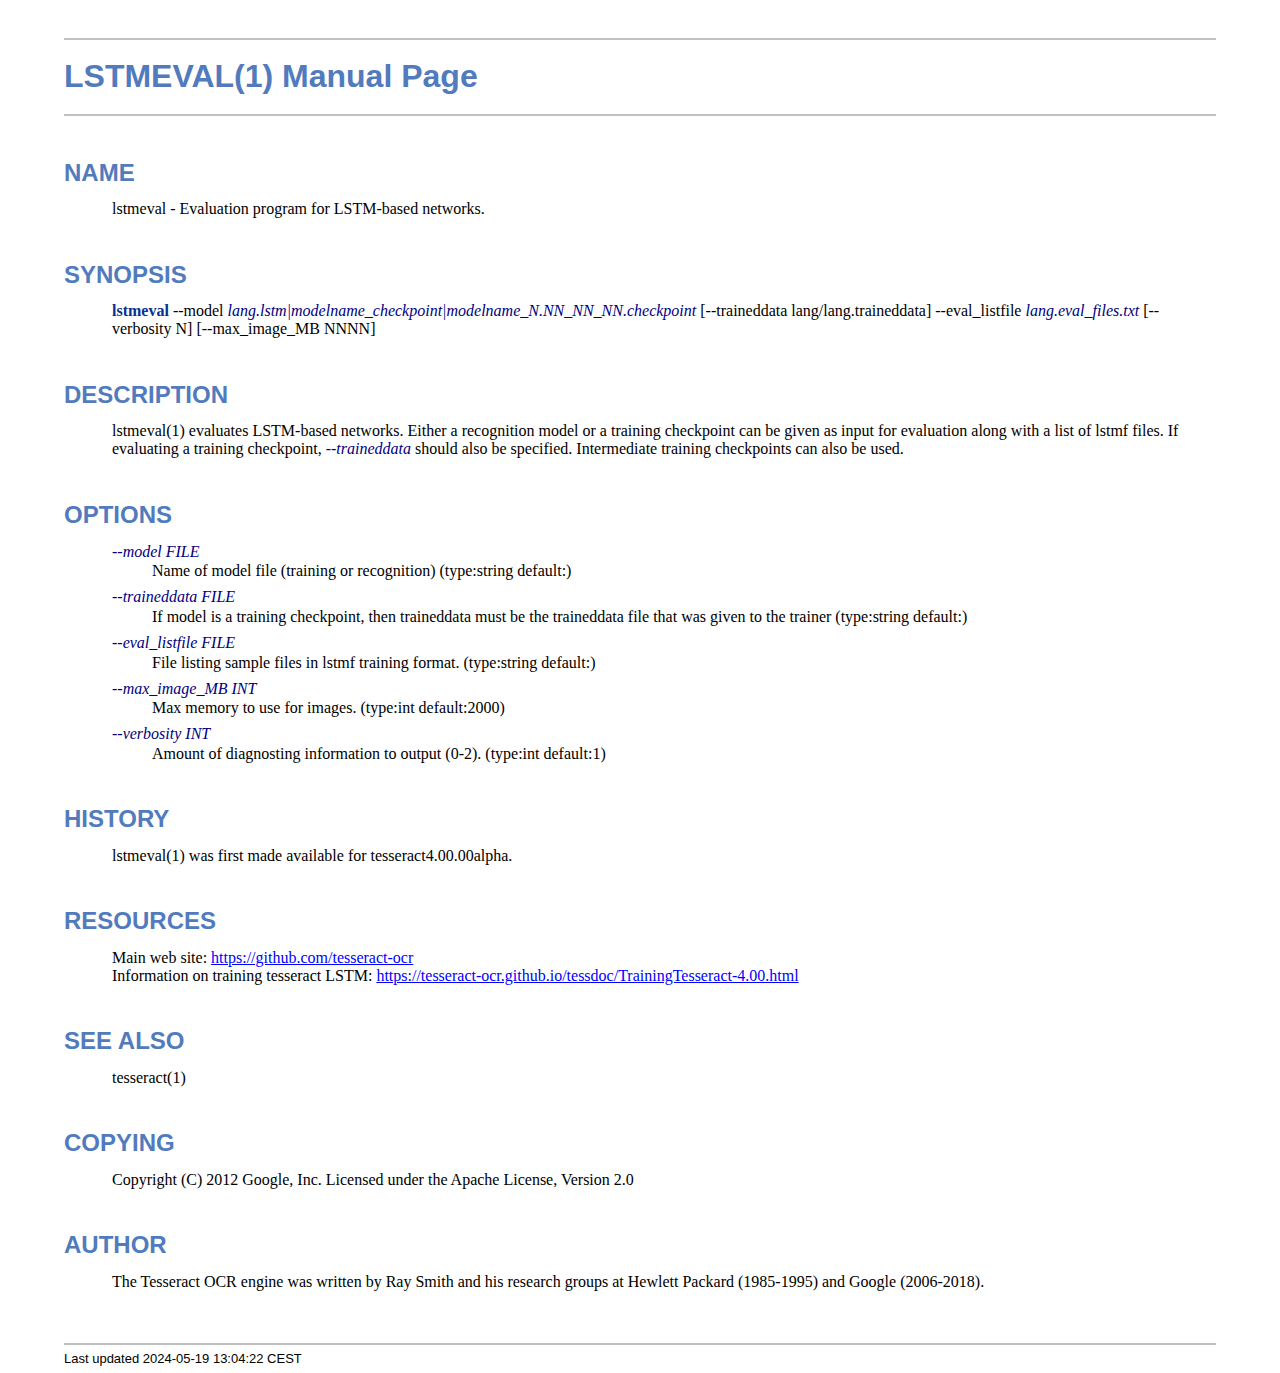
<file: tesseract/lstmeval.1.html>
<!DOCTYPE html>
<html lang="en">
<head>
<meta http-equiv="Content-Type" content="text/html; charset=UTF-8">
<meta name="generator" content="AsciiDoc 10.2.0">
<title>LSTMEVAL(1)</title>
<style type="text/css">
/* Shared CSS for AsciiDoc xhtml11 and html5 backends */

/* Default font. */
body {
  font-family: Georgia,serif;
}

/* Title font. */
h1, h2, h3, h4, h5, h6,
div.title, caption.title,
thead, p.table.header,
#toctitle,
#author, #revnumber, #revdate, #revremark,
#footer {
  font-family: Arial,Helvetica,sans-serif;
}

body {
  margin: 1em 5% 1em 5%;
}

a {
  color: blue;
  text-decoration: underline;
}
a:visited {
  color: fuchsia;
}

em {
  font-style: italic;
  color: navy;
}

strong {
  font-weight: bold;
  color: #083194;
}

h1, h2, h3, h4, h5, h6 {
  color: #527bbd;
  margin-top: 1.2em;
  margin-bottom: 0.5em;
  line-height: 1.3;
}

h1, h2, h3 {
  border-bottom: 2px solid silver;
}
h2 {
  padding-top: 0.5em;
}
h3 {
  float: left;
}
h3 + * {
  clear: left;
}
h5 {
  font-size: 1.0em;
}

div.sectionbody {
  margin-left: 0;
}

hr {
  border: 1px solid silver;
}

p {
  margin-top: 0.5em;
  margin-bottom: 0.5em;
}

ul, ol, li > p {
  margin-top: 0;
}
ul > li     { color: #aaa; }
ul > li > * { color: black; }

.monospaced, code, pre {
  font-family: "Courier New", Courier, monospace;
  font-size: inherit;
  color: navy;
  padding: 0;
  margin: 0;
}
pre {
  white-space: pre-wrap;
}

#author {
  color: #527bbd;
  font-weight: bold;
  font-size: 1.1em;
}
#email {
}
#revnumber, #revdate, #revremark {
}

#footer {
  font-size: small;
  border-top: 2px solid silver;
  padding-top: 0.5em;
  margin-top: 4.0em;
}
#footer-text {
  float: left;
  padding-bottom: 0.5em;
}
#footer-badges {
  float: right;
  padding-bottom: 0.5em;
}

#preamble {
  margin-top: 1.5em;
  margin-bottom: 1.5em;
}
div.imageblock, div.exampleblock, div.verseblock,
div.quoteblock, div.literalblock, div.listingblock, div.sidebarblock,
div.admonitionblock {
  margin-top: 1.0em;
  margin-bottom: 1.5em;
}
div.admonitionblock {
  margin-top: 2.0em;
  margin-bottom: 2.0em;
  margin-right: 10%;
  color: #606060;
}

div.content { /* Block element content. */
  padding: 0;
}

/* Block element titles. */
div.title, caption.title {
  color: #527bbd;
  font-weight: bold;
  text-align: left;
  margin-top: 1.0em;
  margin-bottom: 0.5em;
}
div.title + * {
  margin-top: 0;
}

td div.title:first-child {
  margin-top: 0.0em;
}
div.content div.title:first-child {
  margin-top: 0.0em;
}
div.content + div.title {
  margin-top: 0.0em;
}

div.sidebarblock > div.content {
  background: #ffffee;
  border: 1px solid #dddddd;
  border-left: 4px solid #f0f0f0;
  padding: 0.5em;
}

div.listingblock > div.content {
  border: 1px solid #dddddd;
  border-left: 5px solid #f0f0f0;
  background: #f8f8f8;
  padding: 0.5em;
}

div.quoteblock, div.verseblock {
  padding-left: 1.0em;
  margin-left: 1.0em;
  margin-right: 10%;
  border-left: 5px solid #f0f0f0;
  color: #888;
}

div.quoteblock > div.attribution {
  padding-top: 0.5em;
  text-align: right;
}

div.verseblock > pre.content {
  font-family: inherit;
  font-size: inherit;
}
div.verseblock > div.attribution {
  padding-top: 0.75em;
  text-align: left;
}
/* DEPRECATED: Pre version 8.2.7 verse style literal block. */
div.verseblock + div.attribution {
  text-align: left;
}

div.admonitionblock .icon {
  vertical-align: top;
  font-size: 1.1em;
  font-weight: bold;
  text-decoration: underline;
  color: #527bbd;
  padding-right: 0.5em;
}
div.admonitionblock td.content {
  padding-left: 0.5em;
  border-left: 3px solid #dddddd;
}

div.exampleblock > div.content {
  border-left: 3px solid #dddddd;
  padding-left: 0.5em;
}

div.imageblock div.content { padding-left: 0; }
span.image img { border-style: none; vertical-align: text-bottom; }
a.image:visited { color: white; }

dl {
  margin-top: 0.8em;
  margin-bottom: 0.8em;
}
dt {
  margin-top: 0.5em;
  margin-bottom: 0;
  font-style: normal;
  color: navy;
}
dd > *:first-child {
  margin-top: 0.1em;
}

ul, ol {
    list-style-position: outside;
}
ol.arabic {
  list-style-type: decimal;
}
ol.loweralpha {
  list-style-type: lower-alpha;
}
ol.upperalpha {
  list-style-type: upper-alpha;
}
ol.lowerroman {
  list-style-type: lower-roman;
}
ol.upperroman {
  list-style-type: upper-roman;
}

div.compact ul, div.compact ol,
div.compact p, div.compact p,
div.compact div, div.compact div {
  margin-top: 0.1em;
  margin-bottom: 0.1em;
}

tfoot {
  font-weight: bold;
}
td > div.verse {
  white-space: pre;
}

div.hdlist {
  margin-top: 0.8em;
  margin-bottom: 0.8em;
}
div.hdlist tr {
  padding-bottom: 15px;
}
dt.hdlist1.strong, td.hdlist1.strong {
  font-weight: bold;
}
td.hdlist1 {
  vertical-align: top;
  font-style: normal;
  padding-right: 0.8em;
  color: navy;
}
td.hdlist2 {
  vertical-align: top;
}
div.hdlist.compact tr {
  margin: 0;
  padding-bottom: 0;
}

.comment {
  background: yellow;
}

.footnote, .footnoteref {
  font-size: 0.8em;
}

span.footnote, span.footnoteref {
  vertical-align: super;
}

#footnotes {
  margin: 20px 0 20px 0;
  padding: 7px 0 0 0;
}

#footnotes div.footnote {
  margin: 0 0 5px 0;
}

#footnotes hr {
  border: none;
  border-top: 1px solid silver;
  height: 1px;
  text-align: left;
  margin-left: 0;
  width: 20%;
  min-width: 100px;
}

div.colist td {
  padding-right: 0.5em;
  padding-bottom: 0.3em;
  vertical-align: top;
}
div.colist td img {
  margin-top: 0.3em;
}

@media print {
  #footer-badges { display: none; }
}

#toc {
  margin-bottom: 2.5em;
}

#toctitle {
  color: #527bbd;
  font-size: 1.1em;
  font-weight: bold;
  margin-top: 1.0em;
  margin-bottom: 0.1em;
}

div.toclevel0, div.toclevel1, div.toclevel2, div.toclevel3, div.toclevel4 {
  margin-top: 0;
  margin-bottom: 0;
}
div.toclevel2 {
  margin-left: 2em;
  font-size: 0.9em;
}
div.toclevel3 {
  margin-left: 4em;
  font-size: 0.9em;
}
div.toclevel4 {
  margin-left: 6em;
  font-size: 0.9em;
}

span.aqua { color: aqua; }
span.black { color: black; }
span.blue { color: blue; }
span.fuchsia { color: fuchsia; }
span.gray { color: gray; }
span.green { color: green; }
span.lime { color: lime; }
span.maroon { color: maroon; }
span.navy { color: navy; }
span.olive { color: olive; }
span.purple { color: purple; }
span.red { color: red; }
span.silver { color: silver; }
span.teal { color: teal; }
span.white { color: white; }
span.yellow { color: yellow; }

span.aqua-background { background: aqua; }
span.black-background { background: black; }
span.blue-background { background: blue; }
span.fuchsia-background { background: fuchsia; }
span.gray-background { background: gray; }
span.green-background { background: green; }
span.lime-background { background: lime; }
span.maroon-background { background: maroon; }
span.navy-background { background: navy; }
span.olive-background { background: olive; }
span.purple-background { background: purple; }
span.red-background { background: red; }
span.silver-background { background: silver; }
span.teal-background { background: teal; }
span.white-background { background: white; }
span.yellow-background { background: yellow; }

span.big { font-size: 2em; }
span.small { font-size: 0.6em; }

span.underline { text-decoration: underline; }
span.overline { text-decoration: overline; }
span.line-through { text-decoration: line-through; }

div.unbreakable { page-break-inside: avoid; }


/*
 * xhtml11 specific
 *
 * */

div.tableblock {
  margin-top: 1.0em;
  margin-bottom: 1.5em;
}
div.tableblock > table {
  border: 3px solid #527bbd;
}
thead, p.table.header {
  font-weight: bold;
  color: #527bbd;
}
p.table {
  margin-top: 0;
}
/* Because the table frame attribute is overridden by CSS in most browsers. */
div.tableblock > table[frame="void"] {
  border-style: none;
}
div.tableblock > table[frame="hsides"] {
  border-left-style: none;
  border-right-style: none;
}
div.tableblock > table[frame="vsides"] {
  border-top-style: none;
  border-bottom-style: none;
}


/*
 * html5 specific
 *
 * */

table.tableblock {
  margin-top: 1.0em;
  margin-bottom: 1.5em;
}
thead, p.tableblock.header {
  font-weight: bold;
  color: #527bbd;
}
p.tableblock {
  margin-top: 0;
}
table.tableblock {
  border-width: 3px;
  border-spacing: 0px;
  border-style: solid;
  border-color: #527bbd;
  border-collapse: collapse;
}
th.tableblock, td.tableblock {
  border-width: 1px;
  padding: 4px;
  border-style: solid;
  border-color: #527bbd;
}

table.tableblock.frame-topbot {
  border-left-style: hidden;
  border-right-style: hidden;
}
table.tableblock.frame-sides {
  border-top-style: hidden;
  border-bottom-style: hidden;
}
table.tableblock.frame-none {
  border-style: hidden;
}

th.tableblock.halign-left, td.tableblock.halign-left {
  text-align: left;
}
th.tableblock.halign-center, td.tableblock.halign-center {
  text-align: center;
}
th.tableblock.halign-right, td.tableblock.halign-right {
  text-align: right;
}

th.tableblock.valign-top, td.tableblock.valign-top {
  vertical-align: top;
}
th.tableblock.valign-middle, td.tableblock.valign-middle {
  vertical-align: middle;
}
th.tableblock.valign-bottom, td.tableblock.valign-bottom {
  vertical-align: bottom;
}


/*
 * manpage specific
 *
 * */

body.manpage h1 {
  padding-top: 0.5em;
  padding-bottom: 0.5em;
  border-top: 2px solid silver;
  border-bottom: 2px solid silver;
}
body.manpage h2 {
  border-style: none;
}
body.manpage div.sectionbody {
  margin-left: 3em;
}

@media print {
  body.manpage div#toc { display: none; }
}


</style>
<script type="text/javascript">
/*<![CDATA[*/
var asciidoc = {  // Namespace.

/////////////////////////////////////////////////////////////////////
// Table Of Contents generator
/////////////////////////////////////////////////////////////////////

/* Author: Mihai Bazon, September 2002
 * http://students.infoiasi.ro/~mishoo
 *
 * Table Of Content generator
 * Version: 0.4
 *
 * Feel free to use this script under the terms of the GNU General Public
 * License, as long as you do not remove or alter this notice.
 */

 /* modified by Troy D. Hanson, September 2006. License: GPL */
 /* modified by Stuart Rackham, 2006, 2009. License: GPL */

// toclevels = 1..4.
toc: function (toclevels) {

  function getText(el) {
    var text = "";
    for (var i = el.firstChild; i != null; i = i.nextSibling) {
      if (i.nodeType == 3 /* Node.TEXT_NODE */) // IE doesn't speak constants.
        text += i.data;
      else if (i.firstChild != null)
        text += getText(i);
    }
    return text;
  }

  function TocEntry(el, text, toclevel) {
    this.element = el;
    this.text = text;
    this.toclevel = toclevel;
  }

  function tocEntries(el, toclevels) {
    var result = new Array;
    var re = new RegExp('[hH]([1-'+(toclevels+1)+'])');
    // Function that scans the DOM tree for header elements (the DOM2
    // nodeIterator API would be a better technique but not supported by all
    // browsers).
    var iterate = function (el) {
      for (var i = el.firstChild; i != null; i = i.nextSibling) {
        if (i.nodeType == 1 /* Node.ELEMENT_NODE */) {
          var mo = re.exec(i.tagName);
          if (mo && (i.getAttribute("class") || i.getAttribute("className")) != "float") {
            result[result.length] = new TocEntry(i, getText(i), mo[1]-1);
          }
          iterate(i);
        }
      }
    }
    iterate(el);
    return result;
  }

  var toc = document.getElementById("toc");
  if (!toc) {
    return;
  }

  // Delete existing TOC entries in case we're reloading the TOC.
  var tocEntriesToRemove = [];
  var i;
  for (i = 0; i < toc.childNodes.length; i++) {
    var entry = toc.childNodes[i];
    if (entry.nodeName.toLowerCase() == 'div'
     && entry.getAttribute("class")
     && entry.getAttribute("class").match(/^toclevel/))
      tocEntriesToRemove.push(entry);
  }
  for (i = 0; i < tocEntriesToRemove.length; i++) {
    toc.removeChild(tocEntriesToRemove[i]);
  }

  // Rebuild TOC entries.
  var entries = tocEntries(document.getElementById("content"), toclevels);
  for (var i = 0; i < entries.length; ++i) {
    var entry = entries[i];
    if (entry.element.id == "")
      entry.element.id = "_toc_" + i;
    var a = document.createElement("a");
    a.href = "#" + entry.element.id;
    a.appendChild(document.createTextNode(entry.text));
    var div = document.createElement("div");
    div.appendChild(a);
    div.className = "toclevel" + entry.toclevel;
    toc.appendChild(div);
  }
  if (entries.length == 0)
    toc.parentNode.removeChild(toc);
},


/////////////////////////////////////////////////////////////////////
// Footnotes generator
/////////////////////////////////////////////////////////////////////

/* Based on footnote generation code from:
 * http://www.brandspankingnew.net/archive/2005/07/format_footnote.html
 */

footnotes: function () {
  // Delete existing footnote entries in case we're reloading the footnodes.
  var i;
  var noteholder = document.getElementById("footnotes");
  if (!noteholder) {
    return;
  }
  var entriesToRemove = [];
  for (i = 0; i < noteholder.childNodes.length; i++) {
    var entry = noteholder.childNodes[i];
    if (entry.nodeName.toLowerCase() == 'div' && entry.getAttribute("class") == "footnote")
      entriesToRemove.push(entry);
  }
  for (i = 0; i < entriesToRemove.length; i++) {
    noteholder.removeChild(entriesToRemove[i]);
  }

  // Rebuild footnote entries.
  var cont = document.getElementById("content");
  var spans = cont.getElementsByTagName("span");
  var refs = {};
  var n = 0;
  for (i=0; i<spans.length; i++) {
    if (spans[i].className == "footnote") {
      n++;
      var note = spans[i].getAttribute("data-note");
      if (!note) {
        // Use [\s\S] in place of . so multi-line matches work.
        // Because JavaScript has no s (dotall) regex flag.
        note = spans[i].innerHTML.match(/\s*\[([\s\S]*)]\s*/)[1];
        spans[i].innerHTML =
          "[<a id='_footnoteref_" + n + "' href='#_footnote_" + n +
          "' title='View footnote' class='footnote'>" + n + "</a>]";
        spans[i].setAttribute("data-note", note);
      }
      noteholder.innerHTML +=
        "<div class='footnote' id='_footnote_" + n + "'>" +
        "<a href='#_footnoteref_" + n + "' title='Return to text'>" +
        n + "</a>. " + note + "</div>";
      var id =spans[i].getAttribute("id");
      if (id != null) refs["#"+id] = n;
    }
  }
  if (n == 0)
    noteholder.parentNode.removeChild(noteholder);
  else {
    // Process footnoterefs.
    for (i=0; i<spans.length; i++) {
      if (spans[i].className == "footnoteref") {
        var href = spans[i].getElementsByTagName("a")[0].getAttribute("href");
        href = href.match(/#.*/)[0];  // Because IE return full URL.
        n = refs[href];
        spans[i].innerHTML =
          "[<a href='#_footnote_" + n +
          "' title='View footnote' class='footnote'>" + n + "</a>]";
      }
    }
  }
},

install: function(toclevels) {
  var timerId;

  function reinstall() {
    asciidoc.footnotes();
    if (toclevels) {
      asciidoc.toc(toclevels);
    }
  }

  function reinstallAndRemoveTimer() {
    clearInterval(timerId);
    reinstall();
  }

  timerId = setInterval(reinstall, 500);
  if (document.addEventListener)
    document.addEventListener("DOMContentLoaded", reinstallAndRemoveTimer, false);
  else
    window.onload = reinstallAndRemoveTimer;
}

}
asciidoc.install();
/*]]>*/
</script>
</head>
<body class="manpage">
<div id="header">
<h1>
LSTMEVAL(1) Manual Page
</h1>
<h2>NAME</h2>
<div class="sectionbody">
<p>lstmeval -
   Evaluation program for LSTM-based networks.
</p>
</div>
</div>
<div id="content">
<div class="sect1">
<h2 id="_synopsis">SYNOPSIS</h2>
<div class="sectionbody">
<div class="paragraph"><p><strong>lstmeval</strong> --model <em>lang.lstm|modelname_checkpoint|modelname_N.NN_NN_NN.checkpoint</em> [--traineddata lang/lang.traineddata] --eval_listfile <em>lang.eval_files.txt</em> [--verbosity N] [--max_image_MB NNNN]</p></div>
</div>
</div>
<div class="sect1">
<h2 id="_description">DESCRIPTION</h2>
<div class="sectionbody">
<div class="paragraph"><p>lstmeval(1) evaluates LSTM-based networks. Either a recognition model or a training checkpoint can be given as input for evaluation along with a list of lstmf files. If evaluating a training checkpoint, <em>--traineddata</em> should also be specified. Intermediate training checkpoints can also be used.</p></div>
</div>
</div>
<div class="sect1">
<h2 id="_options">OPTIONS</h2>
<div class="sectionbody">
<div class="dlist"><dl>
<dt class="hdlist1">
<em>--model  FILE</em>
</dt>
<dd>
<p>
  Name of model file (training or recognition)  (type:string default:)
</p>
</dd>
<dt class="hdlist1">
<em>--traineddata  FILE</em>
</dt>
<dd>
<p>
  If model is a training checkpoint, then traineddata must be the traineddata file that was given to the trainer  (type:string default:)
</p>
</dd>
<dt class="hdlist1">
<em>--eval_listfile  FILE</em>
</dt>
<dd>
<p>
  File listing sample files in lstmf training format.  (type:string default:)
</p>
</dd>
<dt class="hdlist1">
<em>--max_image_MB  INT</em>
</dt>
<dd>
<p>
  Max memory to use for images.  (type:int default:2000)
</p>
</dd>
<dt class="hdlist1">
<em>--verbosity  INT</em>
</dt>
<dd>
<p>
  Amount of diagnosting information to output (0-2).  (type:int default:1)
</p>
</dd>
</dl></div>
</div>
</div>
<div class="sect1">
<h2 id="_history">HISTORY</h2>
<div class="sectionbody">
<div class="paragraph"><p>lstmeval(1) was first made available for tesseract4.00.00alpha.</p></div>
</div>
</div>
<div class="sect1">
<h2 id="_resources">RESOURCES</h2>
<div class="sectionbody">
<div class="paragraph"><p>Main web site: <a href="https://github.com/tesseract-ocr">https://github.com/tesseract-ocr</a><br>
Information on training tesseract LSTM: <a href="https://tesseract-ocr.github.io/tessdoc/TrainingTesseract-4.00.html">https://tesseract-ocr.github.io/tessdoc/TrainingTesseract-4.00.html</a></p></div>
</div>
</div>
<div class="sect1">
<h2 id="_see_also">SEE ALSO</h2>
<div class="sectionbody">
<div class="paragraph"><p>tesseract(1)</p></div>
</div>
</div>
<div class="sect1">
<h2 id="_copying">COPYING</h2>
<div class="sectionbody">
<div class="paragraph"><p>Copyright (C) 2012 Google, Inc.
Licensed under the Apache License, Version 2.0</p></div>
</div>
</div>
<div class="sect1">
<h2 id="_author">AUTHOR</h2>
<div class="sectionbody">
<div class="paragraph"><p>The Tesseract OCR engine was written by Ray Smith and his research groups
at Hewlett Packard (1985-1995) and Google (2006-2018).</p></div>
</div>
</div>
</div>
<div id="footnotes"><hr></div>
<div id="footer">
<div id="footer-text">
Last updated
 2024-05-19 13:04:22 CEST
</div>
</div>
</body>
</html>
</file>
<file: style_signup.css>
:root {
  --primary-color: #3498db;
  --primary-dark: #2980b9;
  --secondary-color: #2ecc71;
  --warning-color: #e74c3c;
  --text-color: #333;
  --light-bg: #f9f9f9;
  --white: #ffffff;
  --shadow: 0 4px 6px rgba(0, 0, 0, 0.1);
  --border-radius: 8px;
}

* {
  margin: 0;
  padding: 0;
  box-sizing: border-box;
  font-family: 'Segoe UI', Tahoma, Geneva, Verdana, sans-serif;
}

body {
  color: var(--text-color);
  line-height: 1.6;
  background-color: var(--light-bg);
  display: flex;
  flex-direction: column;
  min-height: 100vh;
}

.navbar {
  background-color: var(--white);
  box-shadow: var(--shadow);
  position: sticky;
  top: 0;
  z-index: 100;
  padding: 1rem 0;
}

.nav-container {
  display: flex;
  justify-content: space-between;
  align-items: center;
  max-width: 1200px;
  margin: 0 auto;
  padding: 0 2rem;
}

.logo {
  display: flex;
  align-items: center;
  gap: 0.5rem;
  font-weight: bold;
  font-size: 1.5rem;
  color: var(--primary-color);
  text-decoration: none;
}

.logo svg {
  width: 32px;
  height: 32px;
}

/* Signup form styles */
.signup-container {
  max-width: 600px;
  width: 100%;
  margin: 3rem auto;
  padding: 2rem;
  background-color: var(--white);
  border-radius: var(--border-radius);
  box-shadow: var(--shadow);
}

.signup-header {
  text-align: center;
  margin-bottom: 2rem;
}

.signup-header h1 {
  color: var(--primary-color);
  margin-bottom: 0.5rem;
}

.form-group {
  margin-bottom: 1.5rem;
}

.form-row {
  display: grid;
  grid-template-columns: 1fr 1fr;
  gap: 1rem;
}

.form-label {
  display: block;
  margin-bottom: 0.5rem;
  font-weight: 500;
}

.form-control {
  width: 100%;
  padding: 0.75rem;
  border: 1px solid #ddd;
  border-radius: var(--border-radius);
  font-size: 1rem;
  transition: border-color 0.3s;
}

.form-control:focus {
  outline: none;
  border-color: var(--primary-color);
}

.form-text {
  font-size: 0.85rem;
  color: #666;
  margin-top: 0.25rem;
}

.password-strength {
  height: 5px;
  background-color: #f1f1f1;
  border-radius: 3px;
  margin-top: 0.5rem;
}

.password-strength-meter {
  height: 100%;
  border-radius: 3px;
  width: 0%;
  transition: width 0.3s, background-color 0.3s;
}

.weak {
  width: 33%;
  background-color: var(--warning-color);
}

.medium {
  width: 66%;
  background-color: #f39c12;
}

.strong {
  width: 100%;
  background-color: var(--secondary-color);
}

.terms {
  display: flex;
  align-items: flex-start;
  margin-bottom: 1.5rem;
}

.terms input {
  margin-right: 0.5rem;
  margin-top: 0.3rem;
}

.terms label {
  font-size: 0.9rem;
}

.terms a {
  color: var(--primary-color);
  text-decoration: none;
}

.btn {
  background-color: var(--primary-color);
  color: var(--white);
  border: none;
  padding: 0.75rem 1.5rem;
  border-radius: var(--border-radius);
  font-weight: 600;
  cursor: pointer;
  transition: background-color 0.3s;
  display: inline-block;
  width: 100%;
  font-size: 1rem;
}

.btn:hover {
  background-color: var(--primary-dark);
}

.divider {
  margin: 2rem 0;
  text-align: center;
  position: relative;
}

.divider::before {
  content: '';
  position: absolute;
  top: 50%;
  left: 0;
  right: 0;
  height: 1px;
  background-color: #ddd;
  z-index: 1;
}

.divider span {
  background-color: var(--white);
  padding: 0 1rem;
  position: relative;
  z-index: 2;
  color: #666;
}

.social-signup {
  display: grid;
  grid-template-columns: 1fr 1fr;
  gap: 1rem;
  margin-bottom: 1.5rem;
}

.social-btn {
  display: flex;
  align-items: center;
  justify-content: center;
  gap: 0.5rem;
  padding: 0.75rem;
  border-radius: var(--border-radius);
  border: 1px solid #ddd;
  background-color: var(--white);
  cursor: pointer;
  transition: all 0.3s;
  font-weight: 500;
}

.social-btn:hover {
  background-color: #f5f5f5;
}

.google-btn {
  color: #ea4335;
}

.facebook-btn {
  color: #1877f2;
}

.login-link {
  text-align: center;
  margin-top: 1.5rem;
  font-size: 0.9rem;
}

.login-link a {
  color: var(--primary-color);
  text-decoration: none;
  font-weight: 600;
}

.footer {
  margin-top: auto;
  background-color: #2c3e50;
  color: var(--white);
  padding: 1.5rem 0;
  text-align: center;
}

.footer-text {
  max-width: 1200px;
  margin: 0 auto;
  padding: 0 2rem;
  color: rgba(255, 255, 255, 0.7);
  font-size: 0.9rem;
}

@media (max-width: 768px) {
  .signup-container {
    margin: 2rem auto;
    width: 90%;
  }
  
  .form-row {
    grid-template-columns: 1fr;
  }
  
  .social-signup {
    grid-template-columns: 1fr;
  }
}
</file>
